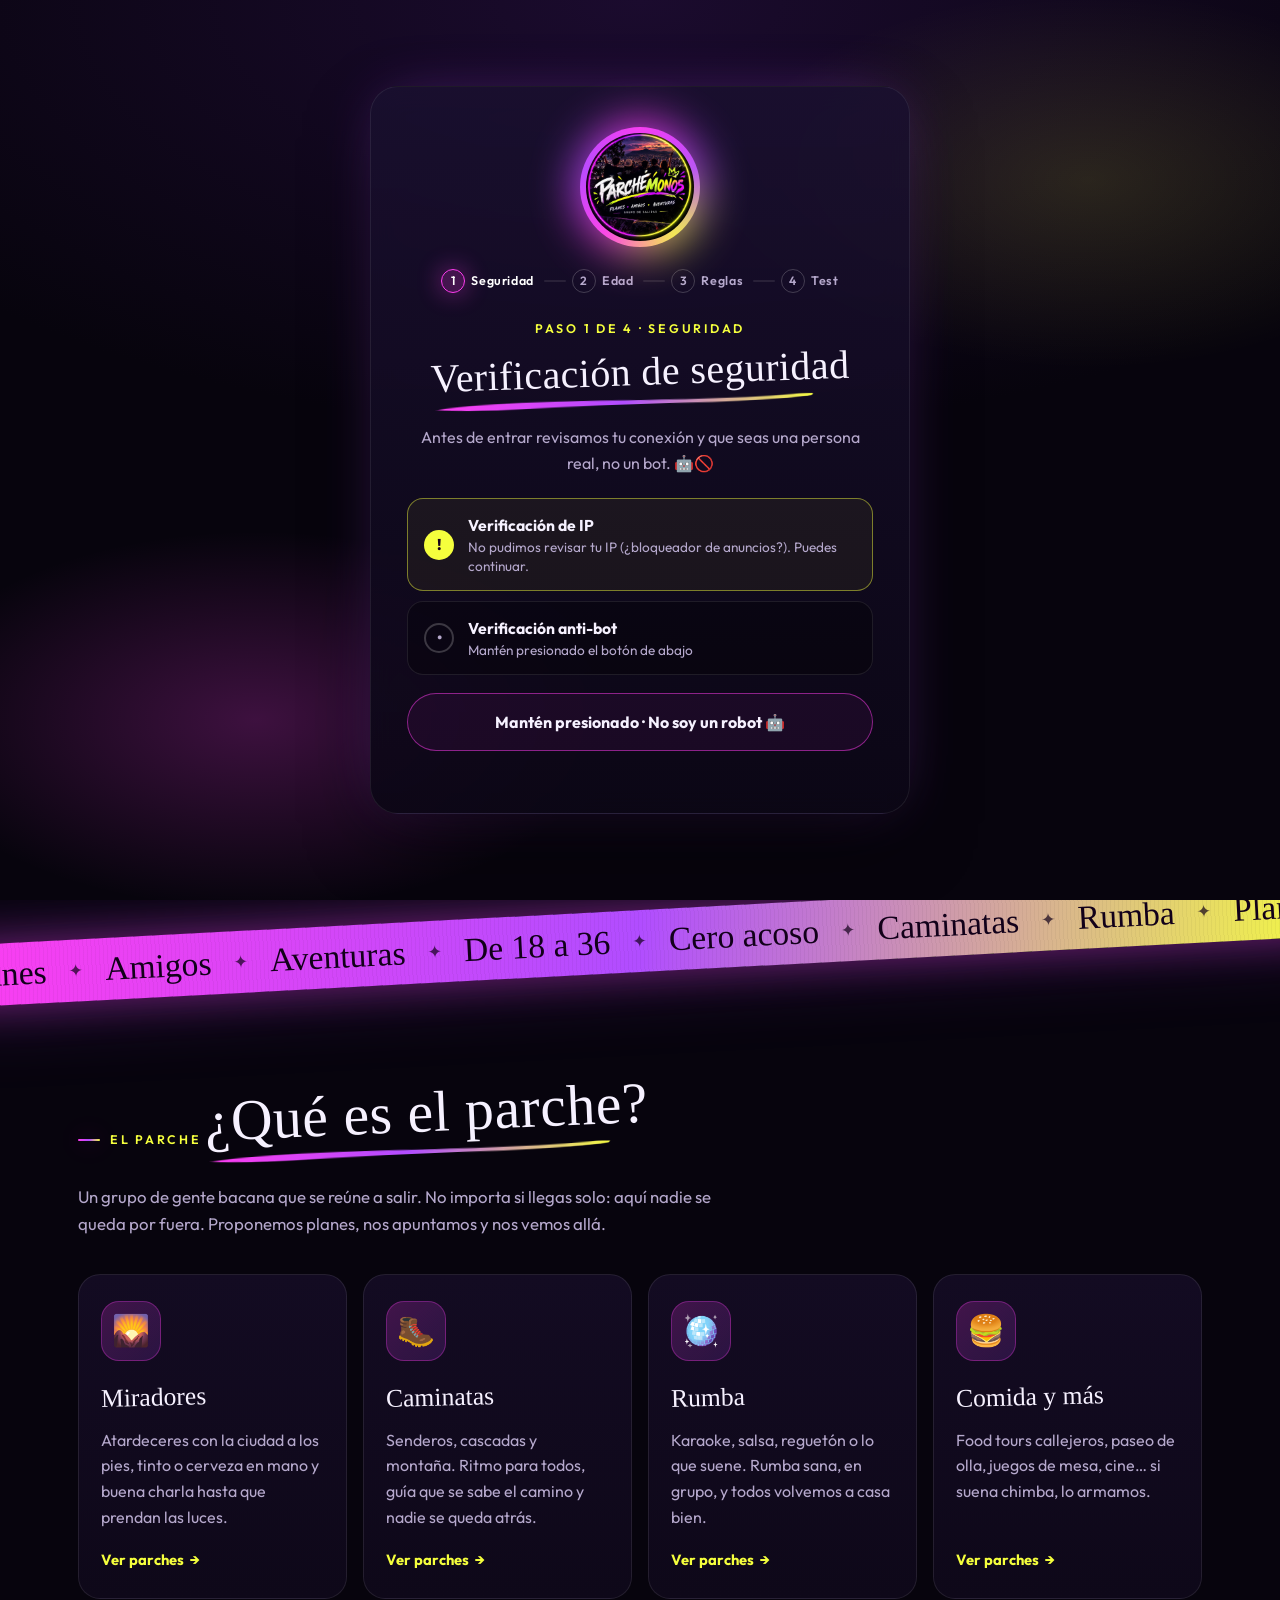
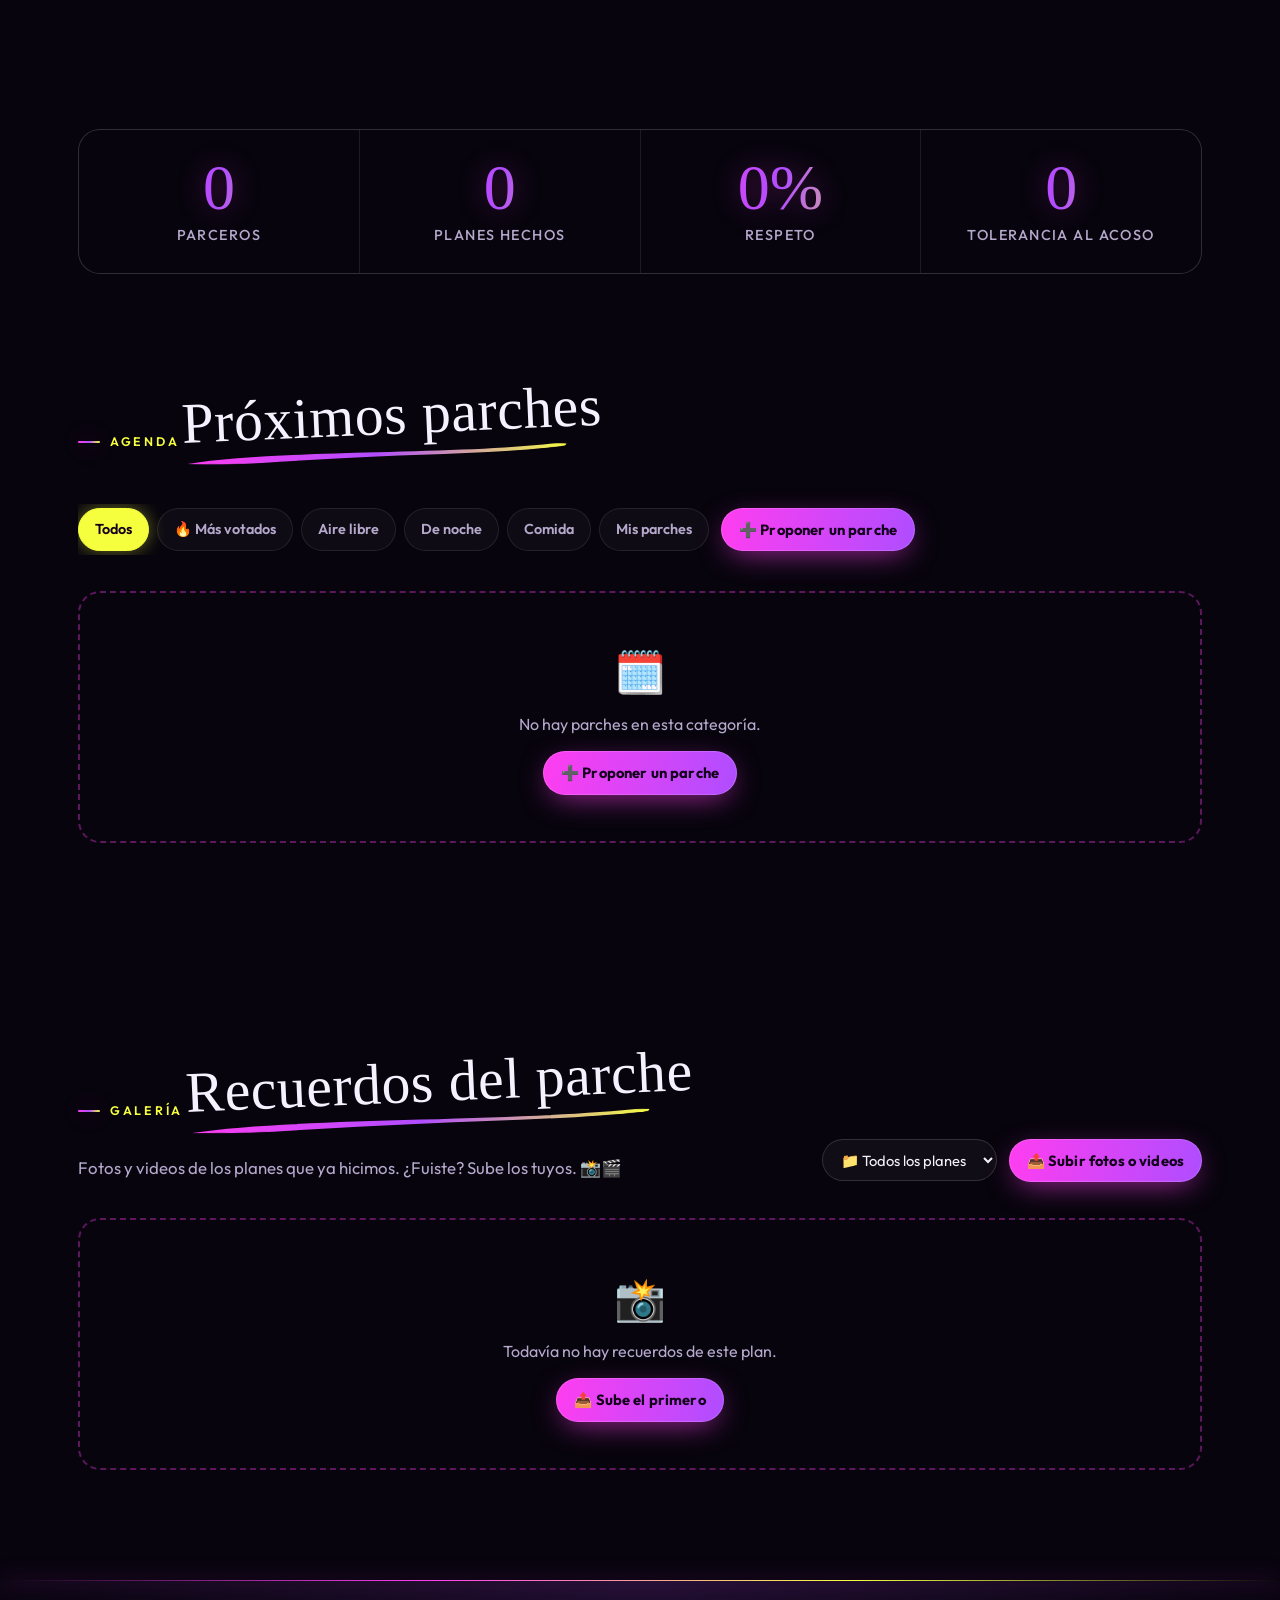
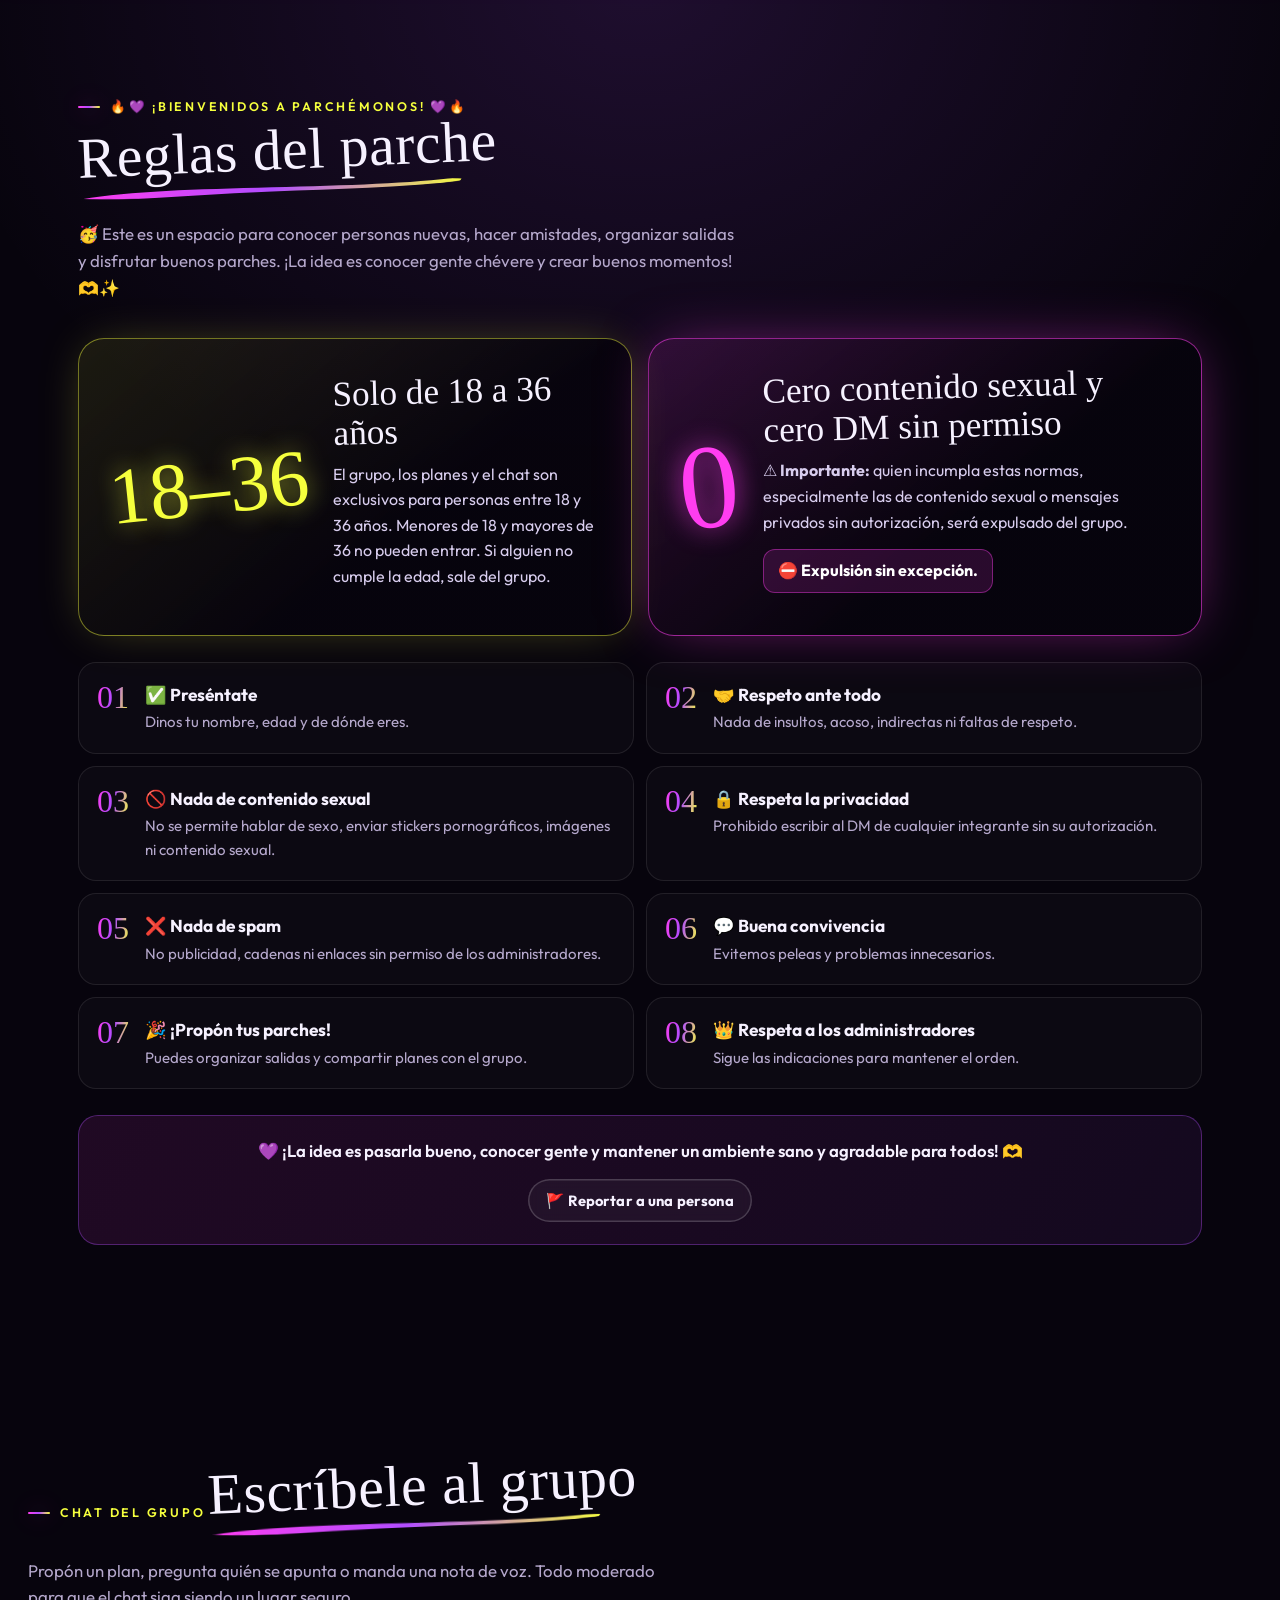
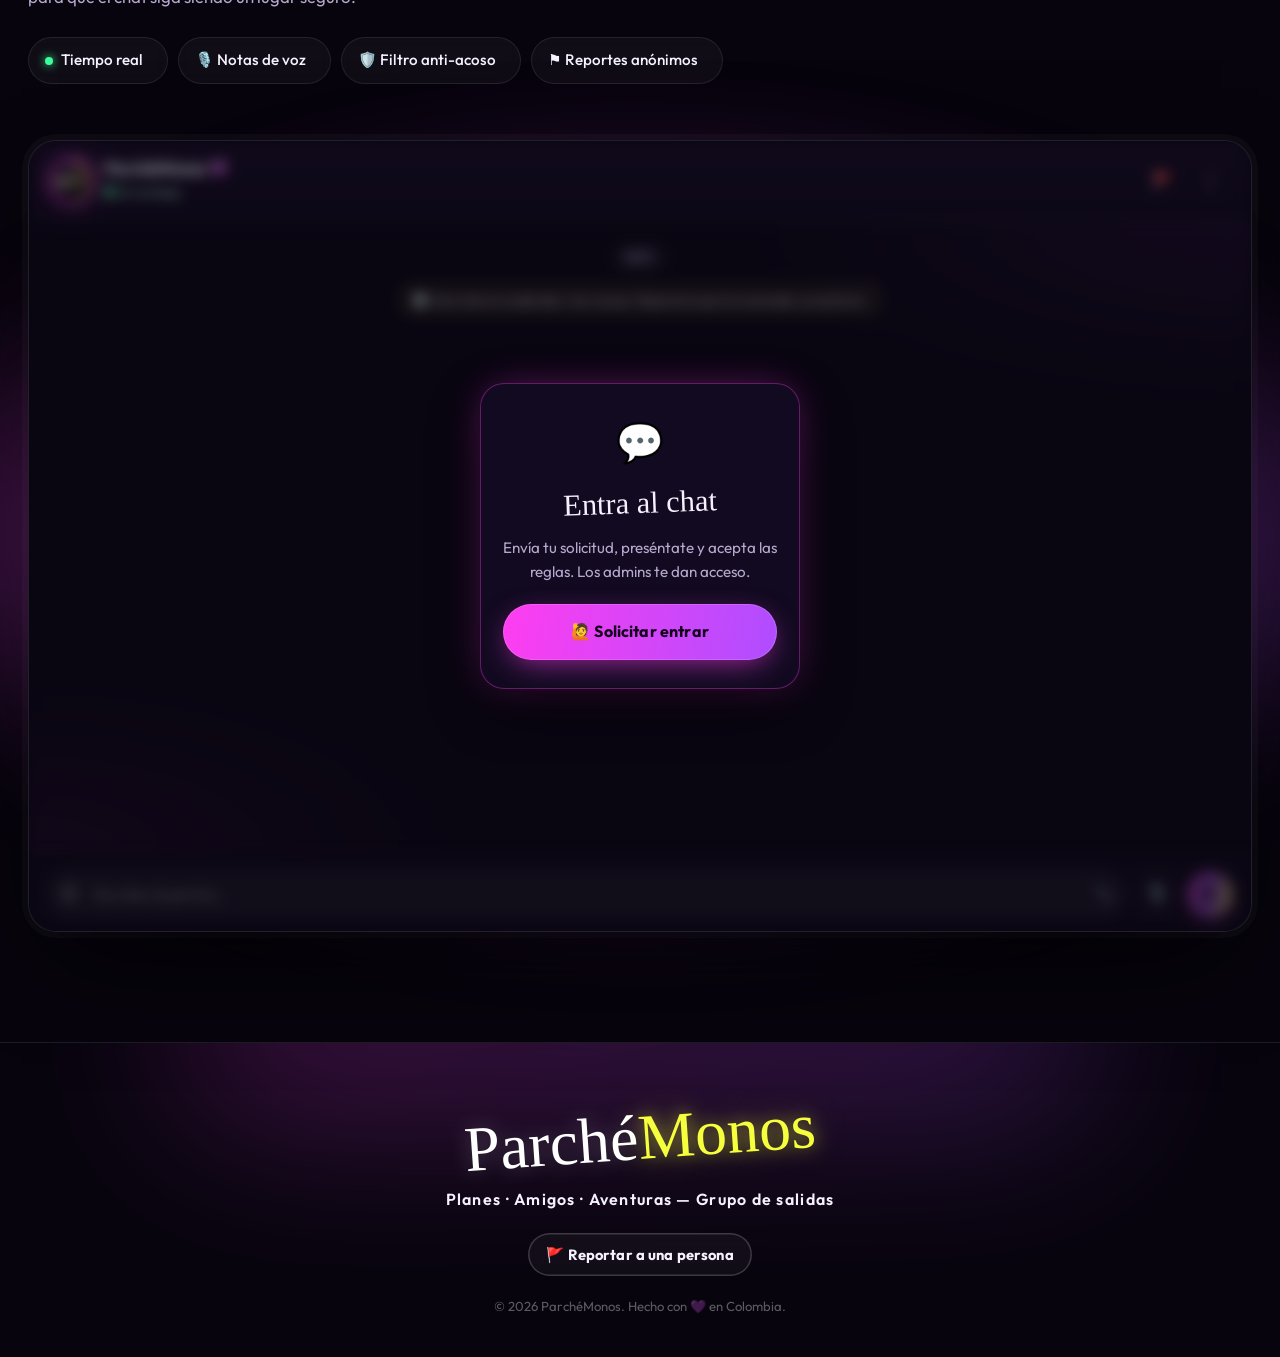
<file: index.html>
﻿<!doctype html>
<html lang="es-CO">
<head>
  <meta charset="utf-8" />
  <meta name="viewport" content="width=device-width, initial-scale=1, viewport-fit=cover" />
  <title>ParchéMonos · Planes, Amigos, Aventuras</title>
  <meta name="description" content="ParchéMonos: el parche para salir, conocer gente nueva y hacer amigos de verdad en Colombia. De 18 a 36 años, cero acoso." />
  <meta name="theme-color" content="#07040d" />
  <link rel="icon" href="assets/logo.jpg" id="favicon" />
  <link rel="preconnect" href="https://fonts.googleapis.com" />
  <link rel="preconnect" href="https://fonts.gstatic.com" crossorigin />
  <link href="https://fonts.googleapis.com/css2?family=Outfit:wght@300;400;500;600;700;800&family=Permanent+Marker&display=swap" rel="stylesheet" />
  <link rel="stylesheet" href="styles.css" />
</head>
<body class="is-locked">

  <!-- SVG defs reutilizables -->
  <svg width="0" height="0" style="position:absolute" aria-hidden="true">
    <defs>
      <linearGradient id="gradBrush" x1="0" x2="1" y1="0" y2="0">
        <stop offset="0" stop-color="#ff3df0" />
        <stop offset=".55" stop-color="#b14dff" />
        <stop offset="1" stop-color="#f5ff3d" />
      </linearGradient>
    </defs>
  </svg>

  <!-- 1. Ventana +18 -->
  <div class="gate" id="gate" role="dialog" aria-modal="true" aria-labelledby="gateTitle">
    <div class="gate__glow" aria-hidden="true"></div>
    <div class="gate__card">
      <div class="ring ring--sm" data-slot="logo">
        <img src="assets/logo.jpg" data-logo alt="Logo ParchéMonos" width="140" height="140" />
      </div>
      <ol class="steps" id="gateSteps" aria-label="Pasos para entrar">
        <li class="is-active"><span>1</span>Seguridad</li>
        <li><span>2</span>Edad</li>
        <li><span>3</span>Reglas</li>
        <li><span>4</span>Test</li>
      </ol>

      <!-- Paso 1: seguridad (IP + anti-bot) -->
      <div class="gate__step" id="gateSec">
        <p class="eyebrow">Paso 1 de 4 · Seguridad</p>
        <h1 class="gate__title brush-title" id="gateTitle" data-text="gate.sec.t">Verificación de seguridad</h1>
        <p class="gate__text" data-text="gate.sec.d">Antes de entrar revisamos tu conexión y que seas una persona real, no un bot. 🤖🚫</p>
        <ul class="sec-checks">
          <li id="chkIp" data-state="loading">
            <span class="sec-checks__icon" aria-hidden="true"></span>
            <div><b>Verificación de IP</b><small id="ipInfo">Revisando tu conexión…</small></div>
          </li>
          <li id="chkBot" data-state="idle">
            <span class="sec-checks__icon" aria-hidden="true"></span>
            <div><b>Verificación anti-bot</b><small id="botInfo">Mantén presionado el botón de abajo</small></div>
          </li>
        </ul>
        <!-- trampa para bots: las personas no ven este campo -->
        <input type="text" id="hpField" name="website" class="hp" tabindex="-1" autocomplete="off" aria-hidden="true" />
        <div class="turnstile" id="turnstileBox" hidden></div>
        <button type="button" class="hold" id="holdBtn">
          <span class="hold__fill" aria-hidden="true"></span>
          <span class="hold__label" id="holdLabel">Mantén presionado · No soy un robot 🤖</span>
        </button>
        <p class="field__error" id="secError" role="alert"></p>
      </div>

      <!-- Paso 2: verificación de edad -->
      <div class="gate__step" id="gateAsk" hidden>
        <p class="eyebrow">Paso 2 de 4 · Edad</p>
        <h2 class="gate__title brush-title" data-text="gate.age.t">¿Tienes entre 18 y 36?</h2>
        <p class="gate__text" data-text="gate.age.d">ParchéMonos es para personas de 18 a 36 años. Pon tu fecha de nacimiento y calculamos tu edad.</p>
        <form class="gate__form" id="gateForm" novalidate>
          <label class="field">
            <span class="field__label">Fecha de nacimiento</span>
            <input type="date" id="birthdate" required />
          </label>
          <label class="field">
            <span class="field__label">Tu edad</span>
            <input type="text" id="ageInput" placeholder="Se calcula sola ✨" readonly tabindex="-1" aria-live="polite" />
          </label>
          <p class="field__error" id="gateError" role="alert"></p>
          <button type="submit" class="btn btn--grad btn--block">Verificar mi edad</button>
        </form>      </div>

      <!-- Paso 2: leer las reglas -->
      <div class="gate__step" id="gateRules" hidden>
        <p class="eyebrow">Paso 3 de 4 · Reglas</p>
        <h2 class="gate__title brush-title">Lee las reglas</h2>
        <p class="gate__text">Léelas completas, parcero: ahorita te hacemos 10 preguntas sobre ellas.</p>
        <div class="gate-rules" id="gateRulesBox" tabindex="0" aria-label="Reglas del parche">
          <p class="gate-rules__intro"><strong data-text="rules.eyebrow">🔥💜 ¡Bienvenidos a ParchéMonos! 💜🔥</strong><br /><span data-text="rules.lead">🥳 Este es un espacio para conocer personas nuevas, hacer amistades, organizar salidas y disfrutar buenos parches. ¡La idea es conocer gente chévere y crear buenos momentos! 🫶✨</span></p>
          <div class="gate-rules__big gate-rules__big--age">
            <b data-text="rules.age.n">18–36</b>
            <p><strong data-text="rules.age.t">Solo de 18 a 36 años</strong>. <span data-text="rules.age.d">El grupo, los planes y el chat son exclusivos para personas entre 18 y 36 años. Menores de 18 y mayores de 36 no pueden entrar. Si alguien no cumple la edad, sale del grupo.</span></p>
          </div>
          <p class="gate-rules__title">📌 Reglas del grupo 📌</p>
          <ol class="gate-rules__list">
            <li><span>01</span><p><strong data-text="rule1.t">✅ Preséntate</strong>: <span data-text="rule1.d">Dinos tu nombre, edad y de dónde eres.</span></p></li>
            <li><span>02</span><p><strong data-text="rule2.t">🤝 Respeto ante todo</strong>: <span data-text="rule2.d">Nada de insultos, acoso, indirectas ni faltas de respeto.</span></p></li>
            <li><span>03</span><p><strong data-text="rule3.t">🚫 Nada de contenido sexual</strong>: <span data-text="rule3.d">No se permite hablar de sexo, enviar stickers pornográficos, imágenes ni contenido sexual.</span></p></li>
            <li><span>04</span><p><strong data-text="rule4.t">🔒 Respeta la privacidad</strong>: <span data-text="rule4.d">Prohibido escribir al DM de cualquier integrante sin su autorización.</span></p></li>
            <li><span>05</span><p><strong data-text="rule5.t">❌ Nada de spam</strong>: <span data-text="rule5.d">No publicidad, cadenas ni enlaces sin permiso de los administradores.</span></p></li>
            <li><span>06</span><p><strong data-text="rule6.t">💬 Buena convivencia</strong>: <span data-text="rule6.d">Evitemos peleas y problemas innecesarios.</span></p></li>
            <li><span>07</span><p><strong data-text="rule7.t">🎉 ¡Propón tus parches!</strong>: <span data-text="rule7.d">Puedes organizar salidas y compartir planes con el grupo.</span></p></li>
            <li><span>08</span><p><strong data-text="rule8.t">👑 Respeta a los administradores</strong>: <span data-text="rule8.d">Sigue las indicaciones para mantener el orden.</span></p></li>
          </ol>
          <div class="gate-rules__big gate-rules__big--zero">
            <b>⚠️</b>
            <p><span data-text="rules.zero.d">⚠️ <strong>Importante:</strong> quien incumpla estas normas, especialmente las de contenido sexual o mensajes privados sin autorización, será expulsado del grupo.</span> <em data-text="rules.zero.k">⛔ Expulsión sin excepción.</em></p>
          </div>
          <p class="gate-rules__end"><span data-text="rules.outro">💜 ¡La idea es pasarla bueno, conocer gente y mantener un ambiente sano y agradable para todos! 🫶</span><br />✅ Llegaste al final. ¡Gracias por leer!</p>
        </div>
        <p class="gate__hint" id="rulesHint">↓ Baja hasta el final para continuar</p>
        <button type="button" class="btn btn--grad btn--block" id="rulesDone" disabled>Ya las leí, vamos al test</button>
      </div>

      <!-- Paso 3: test de 10 preguntas -->
      <div class="gate__step" id="gateQuiz" hidden>
        <p class="eyebrow">Paso 4 de 4 · <span id="qCount">Pregunta 1 de 10</span></p>
        <div class="quiz__bar" aria-hidden="true"><span id="qBar"></span></div>
        <span class="quiz__type" id="qType"></span>
        <h2 class="quiz__q" id="qText"></h2>
        <div class="quiz__opts" id="qOpts" role="radiogroup" aria-labelledby="qText"></div>
        <div class="quiz__nav">
          <button type="button" class="btn btn--ghost" id="qPrev">Atrás</button>
          <button type="button" class="btn btn--grad" id="qNext" disabled>Siguiente</button>
        </div>
      </div>

      <!-- Resultado del test -->
      <div class="gate__step" id="gateResult" hidden>
        <div class="gate__emoji" id="resEmoji" aria-hidden="true">🎉</div>
        <h2 class="gate__title brush-title" id="resTitle"></h2>
        <p class="gate__text" id="resText"></p>
        <ul class="quiz__review" id="resList"></ul>
        <div class="quiz__nav quiz__nav--stack" id="resActions"></div>
      </div>

      <!-- Bloqueo por edad (menores de 18 o mayores de 36) -->
      <div class="gate__step gate__step--no" id="gateNo" hidden>
        <div class="gate__emoji" aria-hidden="true">🔒</div>
        <h2 class="gate__title brush-title" id="blockTitle">Todavía no, parcero</h2>
        <p class="gate__text" id="blockText">Este parche es para personas de 18 a 36 años. Cuando cumplas 18, aquí te esperamos con los brazos abiertos. Mientras tanto, cuídate mucho y sal con tu gente de confianza. 🫶</p>
        <p class="gate__blocked" id="blockTag">🚫 Acceso bloqueado en este navegador</p>
        <button type="button" class="btn btn--ghost btn--block" id="blockRetry" hidden>🔄 Intentar de nuevo</button>
      </div>
    </div>
  </div>

  <!-- 2. Menú fijo -->
  <header class="nav" id="nav">
    <div class="nav__inner">
      <a href="#inicio" class="nav__brand" aria-label="ParchéMonos, ir al inicio" data-slot="logo">
        <img src="assets/logo.jpg" data-logo alt="" width="36" height="36" />
        <span><b data-text="brand.1">Parché</b><i data-text="brand.2">Monos</i></span>
      </a>
      <nav class="nav__links" id="navLinks" aria-label="Principal">
        <a href="#parche">El parche</a>
        <a href="#planes">Planes</a>
        <a href="#recuerdos">Recuerdos</a>
        <a href="#reglas">Reglas</a>
        <a href="#chat">Chat</a>
        <a href="#chat" id="navMyAcc" data-myacc hidden>👤 Mi cuenta</a>
        <a href="#chat" class="btn btn--grad btn--sm nav__cta-mobile" data-join>Únete</a>
      </nav>
      <a href="#chat" class="btn btn--grad btn--sm nav__cta" data-join>Únete</a>
      <button class="nav__burger" id="burger" aria-label="Abrir menú" aria-expanded="false" aria-controls="navLinks">
        <span></span><span></span><span></span>
      </button>
    </div>
  </header>

  <main id="inicio">
    <!-- 3. Hero -->
    <section class="hero">
      <div class="hero__bg" aria-hidden="true">
        <span class="blob blob--pink"></span>
        <span class="blob blob--violet"></span>
        <span class="blob blob--lime"></span>
        <div class="hero__grid"></div>
      </div>
      <div class="container hero__inner">
        <div class="hero__copy">
          <p class="eyebrow reveal" data-text="hero.eyebrow">Grupo de salidas · Colombia</p>
          <h1 class="hero__title reveal">
            <span class="t-white" data-text="brand.1">Parché</span><span class="t-lime" data-text="brand.2">Monos</span>
            <svg class="brush-line" viewBox="0 0 600 40" preserveAspectRatio="none" aria-hidden="true">
              <path d="M6 28 C 120 10, 260 6, 380 14 S 560 22, 594 8" />
            </svg>
          </h1>
          <p class="hero__sub reveal" data-text="hero.sub" data-bullets>Planes <i>•</i> Amigos <i>•</i> Aventuras</p>
          <p class="hero__text reveal" data-text="hero.text">El parche para salir, conocer gente nueva y hacer amigos de verdad. <strong>Llega solo, sal con parche.</strong></p>
          <div class="hero__ctas reveal">
            <a href="#chat" class="btn btn--grad" data-join data-text="hero.cta1">Unirme al parche</a>
            <a href="#planes" class="btn btn--ghost" data-text="hero.cta2">Ver próximos planes</a>
          </div>
          <ul class="badges badges--link reveal" aria-label="Lo básico">
            <li><button type="button" data-badge="age" data-text="hero.badge1">🔞 De 18 a 36 años</button></li>
            <li><button type="button" data-badge="zero" data-text="hero.badge2">🚫 Cero acoso</button></li>
            <li><button type="button" data-badge="audio" data-text="hero.badge3">🎙️ Chat con audios</button></li>
          </ul>
        </div>
        <div class="hero__art reveal">
          <div class="ring ring--lg float" data-slot="hero">
            <img src="assets/logo.jpg" alt="Logo de ParchéMonos: parceros mirando la ciudad de noche desde un mirador" width="520" height="520" />
          </div>
          <span class="sticker sticker--a" data-text="hero.sticker1">¿Pa' dónde vamos? 🗺️</span>
          <span class="sticker sticker--b" data-text="hero.sticker2">{parceros} parceros 💜</span>
        </div>
      </div>
    </section>

    <!-- 4. Marquee -->
    <div class="marquee" aria-hidden="true">
      <div class="marquee__track" data-marquee>
        <span>Planes</span><b>✦</b><span>Amigos</span><b>✦</b><span>Aventuras</span><b>✦</b><span>De 18 a 36</span><b>✦</b><span>Cero acoso</span><b>✦</b><span>Caminatas</span><b>✦</b><span>Rumba</span><b>✦</b>
        <span>Planes</span><b>✦</b><span>Amigos</span><b>✦</b><span>Aventuras</span><b>✦</b><span>De 18 a 36</span><b>✦</b><span>Cero acoso</span><b>✦</b><span>Caminatas</span><b>✦</b><span>Rumba</span><b>✦</b>
      </div>
    </div>

    <!-- 5. ¿Qué es el parche? -->
    <section class="section" id="parche">
      <div class="container">
        <header class="section__head reveal">
          <p class="eyebrow" data-text="parche.eyebrow">El parche</p>
          <h2 class="brush-title" data-text="parche.title">¿Qué es el parche?</h2>
          <p class="section__lead" data-text="parche.lead">Un grupo de gente bacana que se reúne a salir. No importa si llegas solo: aquí nadie se queda por fuera. Proponemos planes, nos apuntamos y nos vemos allá.</p>
        </header>
        <div class="cards">
          <a href="#planes" class="card card--link reveal" data-cats="Mirador" data-label="Miradores 🌄">
            <span class="card__icon" data-slot="card-miradores">🌄</span>
            <h3 data-text="card1.t">Miradores</h3>
            <p data-text="card1.d">Atardeceres con la ciudad a los pies, tinto o cerveza en mano y buena charla hasta que prendan las luces.</p>
            <span class="card__more">Ver parches <i>→</i></span>
          </a>
          <a href="#planes" class="card card--link reveal" data-cats="Caminata,Paseo" data-label="Caminatas 🥾">
            <span class="card__icon" data-slot="card-caminatas">🥾</span>
            <h3 data-text="card2.t">Caminatas</h3>
            <p data-text="card2.d">Senderos, cascadas y montaña. Ritmo para todos, guía que se sabe el camino y nadie se queda atrás.</p>
            <span class="card__more">Ver parches <i>→</i></span>
          </a>
          <a href="#planes" class="card card--link reveal" data-cats="Rumba,Karaoke" data-label="Rumba 🪩">
            <span class="card__icon" data-slot="card-rumba">🪩</span>
            <h3 data-text="card3.t">Rumba</h3>
            <p data-text="card3.d">Karaoke, salsa, reguetón o lo que suene. Rumba sana, en grupo, y todos volvemos a casa bien.</p>
            <span class="card__more">Ver parches <i>→</i></span>
          </a>
          <a href="#planes" class="card card--link reveal" data-cats="Comida,Chill,Cultura,Deporte,Otro" data-label="Comida y más 🍔">
            <span class="card__icon" data-slot="card-comida">🍔</span>
            <h3 data-text="card4.t">Comida y más</h3>
            <p data-text="card4.d">Food tours callejeros, paseo de olla, juegos de mesa, cine… si suena chimba, lo armamos.</p>
            <span class="card__more">Ver parches <i>→</i></span>
          </a>
        </div>
      </div>
    </section>

    <!-- 6. Cifras -->
    <section class="stats">
      <!-- Las cifras se calculan solas (script.js → updateStats) -->
      <div class="container">
        <div class="stats__grid">
          <div class="stat reveal"><strong><span data-count="0" data-stat="parceros">0</span></strong><span data-text="stat1.l">Parceros</span></div>
          <div class="stat reveal"><strong><span data-count="0" data-stat="planes">0</span></strong><span data-text="stat2.l">Planes hechos</span></div>
          <div class="stat reveal"><strong><span data-count="0" data-suffix="%" data-stat="respeto">0</span></strong><span data-text="stat3.l">Respeto</span></div>
          <div class="stat reveal"><strong><span data-count="0" data-stat="acoso">0</span></strong><span data-text="stat4.l">Tolerancia al acoso</span></div>
        </div>
      </div>
    </section>

    <!-- 7. Próximos parches -->
    <section class="section" id="planes">
      <div class="container">
        <header class="section__head section__head--row reveal">
          <div>
            <p class="eyebrow" data-text="planes.eyebrow">Agenda</p>
            <h2 class="brush-title" data-text="planes.title">Próximos parches</h2>
          </div>
          <div class="plans-tools">
            <div class="filters" role="tablist" aria-label="Filtrar planes" id="planFilters">
              <button class="chip is-active" data-filter="all" role="tab" aria-selected="true">Todos</button>
              <button class="chip" data-filter="top" role="tab" aria-selected="false">🔥 Más votados</button>
              <button class="chip" data-filter="aire" role="tab" aria-selected="false">Aire libre</button>
              <button class="chip" data-filter="noche" role="tab" aria-selected="false">De noche</button>
              <button class="chip" data-filter="comida" role="tab" aria-selected="false">Comida</button>
              <button class="chip" data-filter="mine" role="tab" aria-selected="false">Mis parches</button>
            </div>
            <button type="button" class="btn btn--grad btn--sm" id="newPlanBtn">➕ Proponer un parche</button>
          </div>
        </header>
        <div class="events" id="events"><!-- render JS --></div>
      </div>
    </section>

    <!-- 7b. Recuerdos: fotos y videos de los planes -->
    <section class="section memories" id="recuerdos">
      <div class="container">
        <header class="section__head section__head--row reveal">
          <div>
            <p class="eyebrow" data-text="mem.eyebrow">Galería</p>
            <h2 class="brush-title" data-text="mem.title">Recuerdos del parche</h2>
            <p class="section__lead" data-text="mem.lead">Fotos y videos de los planes que ya hicimos. ¿Fuiste? Sube los tuyos. 📸🎬</p>
          </div>
          <div class="plans-tools">
            <select class="mem-filter" id="memFilter" aria-label="Filtrar por plan"></select>
            <button type="button" class="btn btn--grad btn--sm" id="memUploadBtn">📤 Subir fotos o videos</button>
          </div>
        </header>
        <div class="mem-grid" id="memGrid"></div>
      </div>
    </section>

    <!-- 8. Reglas -->
    <section class="section rules" id="reglas">
      <div class="container">
        <header class="section__head reveal">
          <p class="eyebrow" data-text="rules.eyebrow">🔥💜 ¡Bienvenidos a ParchéMonos! 💜🔥</p>
          <h2 class="brush-title" data-text="rules.title">Reglas del parche</h2>
          <p class="section__lead" data-text="rules.lead">🥳 Este es un espacio para conocer personas nuevas, hacer amistades, organizar salidas y disfrutar buenos parches. ¡La idea es conocer gente chévere y crear buenos momentos! 🫶✨</p>
        </header>

        <div class="rules__big">
          <article class="rule-big rule-big--age reveal">
            <span class="rule-big__num rule-big__num--range" data-text="rules.age.n">18–36</span>
            <div>
              <h3 data-text="rules.age.t">Solo de 18 a 36 años</h3>
              <p data-text="rules.age.d">El grupo, los planes y el chat son exclusivos para personas entre 18 y 36 años. Menores de 18 y mayores de 36 no pueden entrar. Si alguien no cumple la edad, sale del grupo.</p>
            </div>
          </article>
          <article class="rule-big rule-big--zero reveal">
            <span class="rule-big__num" data-text="rules.zero.n">0</span>
            <div>
              <h3 data-text="rules.zero.t">Cero contenido sexual y cero DM sin permiso</h3>
              <p data-text="rules.zero.d">⚠️ <strong>Importante:</strong> quien incumpla estas normas, especialmente las de contenido sexual o mensajes privados sin autorización, será expulsado del grupo.</p>
              <p class="rule-big__kick" data-text="rules.zero.k">⛔ Expulsión sin excepción.</p>
            </div>
          </article>
        </div>

        <ol class="rules__list">
          <li class="reveal"><span>01</span><div><h4 data-text="rule1.t">✅ Preséntate</h4><p data-text="rule1.d">Dinos tu nombre, edad y de dónde eres.</p></div></li>
          <li class="reveal"><span>02</span><div><h4 data-text="rule2.t">🤝 Respeto ante todo</h4><p data-text="rule2.d">Nada de insultos, acoso, indirectas ni faltas de respeto.</p></div></li>
          <li class="reveal"><span>03</span><div><h4 data-text="rule3.t">🚫 Nada de contenido sexual</h4><p data-text="rule3.d">No se permite hablar de sexo, enviar stickers pornográficos, imágenes ni contenido sexual.</p></div></li>
          <li class="reveal"><span>04</span><div><h4 data-text="rule4.t">🔒 Respeta la privacidad</h4><p data-text="rule4.d">Prohibido escribir al DM de cualquier integrante sin su autorización.</p></div></li>
          <li class="reveal"><span>05</span><div><h4 data-text="rule5.t">❌ Nada de spam</h4><p data-text="rule5.d">No publicidad, cadenas ni enlaces sin permiso de los administradores.</p></div></li>
          <li class="reveal"><span>06</span><div><h4 data-text="rule6.t">💬 Buena convivencia</h4><p data-text="rule6.d">Evitemos peleas y problemas innecesarios.</p></div></li>
          <li class="reveal"><span>07</span><div><h4 data-text="rule7.t">🎉 ¡Propón tus parches!</h4><p data-text="rule7.d">Puedes organizar salidas y compartir planes con el grupo.</p></div></li>
          <li class="reveal"><span>08</span><div><h4 data-text="rule8.t">👑 Respeta a los administradores</h4><p data-text="rule8.d">Sigue las indicaciones para mantener el orden.</p></div></li>
        </ol>

        <div class="rules__outro reveal">
          <p data-text="rules.outro">💜 ¡La idea es pasarla bueno, conocer gente y mantener un ambiente sano y agradable para todos! 🫶</p>
          <button type="button" class="btn btn--ghost btn--sm" data-report>🚩 Reportar a una persona</button>
        </div>
      </div>
    </section>

    <!-- 9. Chat -->
    <section class="section chat-sec" id="chat">
      <div class="container chat-sec__inner">
        <div class="chat-sec__copy reveal">
          <p class="eyebrow" data-text="chat.eyebrow">Chat del grupo</p>
          <h2 class="brush-title" data-text="chat.title">Escríbele al grupo</h2>
          <p class="section__lead" data-text="chat.lead">Propón un plan, pregunta quién se apunta o manda una nota de voz. Todo moderado para que el chat siga siendo un lugar seguro.</p>
          <ul class="badges badges--stack badges--link">
            <li><button type="button" data-badge="live"><i class="dot dot--live"></i> Tiempo real</button></li>
            <li><button type="button" data-badge="audio">🎙️ Notas de voz</button></li>
            <li><button type="button" data-badge="filter">🛡️ Filtro anti-acoso</button></li>
            <li><button type="button" data-badge="report">⚑ Reportes anónimos</button></li>
          </ul>
        </div>

        <div class="chat-wrap reveal">
          <div class="chat is-blurred" id="chatApp">
            <div class="chat__head">
              <img src="assets/logo.jpg" data-logo alt="" width="42" height="42" />
              <div>
                <strong>ParchéMonos 💜</strong>
                <small><i class="dot dot--live"></i> <span id="online">12</span> en línea</small>
              </div>
              <button class="chat__menu chat__menu--report" aria-label="Reportar a una persona" title="Reportar a una persona" data-report>🚩</button>
              <button class="chat__menu" id="myAccBtn" aria-label="Mi cuenta" title="Mi cuenta" data-myacc hidden>👤</button>
              <button class="chat__menu" aria-label="Reglas del chat" title="Reglas" data-goto="#reglas">⋮</button>
            </div>

            <!-- Mensajes fijados -->
            <div class="chat__pinned" id="pinnedBar" hidden>
              <button type="button" class="pinned__main" id="pinnedGo" aria-label="Ir al mensaje fijado">
                <span class="pinned__icon" aria-hidden="true">📌</span>
                <span class="pinned__txt"><small id="pinnedLabel">Mensaje fijado</small><b id="pinnedText"></b></span>
              </button>
              <button type="button" class="pinned__x" id="pinnedX" aria-label="Desfijar este mensaje" title="Desfijar">✕</button>
            </div>

            <div class="chat__body" id="chatBody" aria-live="polite">
              <div class="chat__day">Hoy</div>
            </div>

            <div class="chat__bar" id="chatBar">
              <!-- Panel de stickers / GIFs / fotos y videos -->
              <div class="media-panel" id="mediaPanel" hidden>
                <div class="media-panel__tabs" role="tablist" aria-label="Tipo de contenido">
                  <button type="button" role="tab" data-tab="stickers" aria-selected="true">✨ Stickers</button>
                  <button type="button" role="tab" data-tab="gifs" aria-selected="false">GIF</button>
                  <button type="button" role="tab" data-tab="files" aria-selected="false">🖼️ Fotos</button>
                  <button type="button" role="tab" data-tab="poll" aria-selected="false">📊 Encuesta</button>
                </div>
                <div class="media-panel__pane" data-pane="stickers">
                  <input type="file" id="stkFile" accept="image/png,image/webp,image/gif,image/jpeg" multiple hidden />
                  <div class="sticker-grid" id="stickerGrid"></div>
                </div>
                <div class="media-panel__pane" data-pane="gifs" hidden>
                  <form class="gif-search" id="gifSearch" role="search">
                    <input type="search" id="gifQuery" placeholder="Buscar GIFs… rumba, risa, fiesta" aria-label="Buscar GIFs" />
                  </form>
                  <div class="gif-grid" id="gifGrid"></div>
                  <p class="media-panel__note" id="gifNote"></p>
                </div>
                <div class="media-panel__pane" data-pane="poll" hidden>
                  <form class="cpoll-form" id="cpollForm" novalidate>
                    <input type="text" id="cpollQ" maxlength="90" placeholder="Pregunta: ¿Pa' dónde vamos el finde?" aria-label="Pregunta de la encuesta" />
                    <div class="cpoll-form__opts" id="cpollOpts"></div>
                    <div class="cpoll-form__row">
                      <button type="button" class="btn btn--ghost btn--sm" id="cpollAdd">➕ Opción</button>
                      <button type="submit" class="btn btn--grad btn--sm">📊 Enviar encuesta</button>
                    </div>
                  </form>
                </div>
                <div class="media-panel__pane" data-pane="files" hidden>
                  <div class="file-picks">
                    <button type="button" data-pick="image/*"><span>🖼️</span>Foto</button>
                    <button type="button" data-pick="video/*"><span>🎬</span>Video</button>
                    <button type="button" data-pick="image/gif"><span>🌀</span>GIF de tu cel</button>
                  </div>
                  <p class="media-panel__note">Fotos hasta 10 MB · videos hasta 30 MB.<br />📵 Nada de fotos o videos de otras personas sin su permiso.</p>
                </div>
              </div>

              <!-- Vista previa antes de enviar foto/video -->
              <div class="chat__preview" id="filePreview" hidden>
                <div class="chat__preview-media" id="previewMedia"></div>
                <input type="text" id="previewCaption" placeholder="Añade un mensaje…" maxlength="200" aria-label="Mensaje para la foto o video" />
                <button type="button" class="icon-btn icon-btn--x" id="previewCancel" aria-label="Cancelar">✕</button>
                <button type="button" class="icon-btn icon-btn--grad" id="previewSend" aria-label="Enviar">
                  <svg viewBox="0 0 24 24" width="20" height="20" aria-hidden="true"><path fill="currentColor" d="M3.4 20.4 21 12 3.4 3.6 3.3 10l12.6 2-12.6 2z"/></svg>
                </button>
              </div>

              <p class="chat__trial" id="trialBar" hidden></p>
              <div class="mention-box" id="mentionBox" role="listbox" aria-label="Mencionar a" hidden></div>
              <form class="chat__compose" id="composeForm" autocomplete="off">
                <div class="chat__field">
                  <button type="button" class="field-btn" id="mediaBtn" aria-label="Stickers, GIFs, fotos y videos" aria-expanded="false" aria-controls="mediaPanel" disabled>😊</button>
                  <input type="text" id="msgInput" placeholder="Escribe al parche…" maxlength="400" aria-label="Mensaje" disabled />
                  <button type="button" class="field-btn" id="attachBtn" aria-label="Enviar foto o video" disabled>📎</button>
                </div>
                <input type="file" id="fileInput" accept="image/*,video/*" hidden />
                <button type="button" class="icon-btn" id="micBtn" aria-label="Grabar nota de voz" disabled>🎙️</button>
                <button type="submit" class="icon-btn icon-btn--grad" aria-label="Enviar" disabled>
                  <svg viewBox="0 0 24 24" width="20" height="20" aria-hidden="true"><path fill="currentColor" d="M3.4 20.4 21 12 3.4 3.6 3.3 10l12.6 2-12.6 2z"/></svg>
                </button>
              </form>
              <div class="chat__rec" id="recBar" hidden>
                <button type="button" class="icon-btn icon-btn--x" id="recCancel" aria-label="Cancelar grabación">✕</button>
                <span class="rec__dot" aria-hidden="true"></span>
                <span class="rec__time" id="recTime">0:00</span>
                <span class="wave wave--live" aria-hidden="true"><i></i><i></i><i></i><i></i><i></i><i></i><i></i><i></i><i></i><i></i><i></i><i></i><i></i><i></i></span>
                <button type="button" class="icon-btn icon-btn--grad" id="recSend" aria-label="Enviar nota de voz">
                  <svg viewBox="0 0 24 24" width="20" height="20" aria-hidden="true"><path fill="currentColor" d="M3.4 20.4 21 12 3.4 3.6 3.3 10l12.6 2-12.6 2z"/></svg>
                </button>
              </div>
            </div>

            <div class="chat__lock" id="chatLock">
              <div class="lock-card" id="lockCard">
                <span class="lock-card__icon" id="lockIcon">💬</span>
                <h3 id="lockTitle">Entra al chat</h3>
                <p id="lockText">Envía tu solicitud, preséntate y acepta las reglas. Los admins te dan acceso.</p>
                <button class="btn btn--grad btn--block" id="openJoin">🙋 Solicitar entrar</button>
              </div>
            </div>
          </div>
        </div>
      </div>
    </section>
  </main>

  <!-- 10. Footer -->
  <footer class="footer">
    <div class="container footer__inner">
      <a href="#inicio" class="footer__brand"><span class="t-white" data-text="brand.1">Parché</span><span class="t-lime" data-text="brand.2">Monos</span></a>
      <p class="footer__tag" data-text="footer.tag">Planes · Amigos · Aventuras — Grupo de salidas</p>
      <p class="footer__links"><button type="button" class="btn btn--ghost btn--sm" data-report>🚩 Reportar a una persona</button></p>
      <p class="footer__copy">© <span id="year"></span> ParchéMonos. Hecho con 💜 en Colombia.</p>
    </div>
  </footer>

  <!-- Modal: entrar al chat -->
  <div class="modal" id="joinModal" role="dialog" aria-modal="true" aria-labelledby="joinTitle" hidden>
    <div class="modal__backdrop" data-close></div>
    <div class="modal__card">
      <button class="modal__x" aria-label="Cerrar" data-close>✕</button>
      <h3 class="brush-title" id="joinTitle">Solicitud para unirte</h3>
      <p class="modal__text">Preséntate con el parche. Los admins revisan cada solicitud antes de darte acceso al chat. 🛡️</p>
      <form id="joinForm" novalidate>
        <label class="field">
          <span class="field__label">Apodo (lo que verá el parche) *</span>
          <input type="text" id="nickInput" maxlength="18" placeholder="Ej: tu apodo" required />
        </label>
        <div class="field-row">
          <label class="field">
            <span class="field__label">Tu nombre *</span>
            <input type="text" id="joinName" maxlength="40" placeholder="Solo lo ven los admins" required />
          </label>
          <label class="field">
            <span class="field__label">¿De dónde eres? *</span>
            <input type="text" id="joinCity" maxlength="40" placeholder="Ciudad o barrio" required />
          </label>
        </div>
        <label class="field">
          <span class="field__label">Preséntate (opcional)</span>
          <textarea id="joinIntro" rows="2" maxlength="300" placeholder="¿Qué planes te gustan? ¿Cómo conociste el parche?"></textarea>
        </label>

        <fieldset class="vis">
          <legend class="field__label">¿Cómo quieres entrar?</legend>
          <label class="vis__opt">
            <input type="radio" name="joinVia" value="normal" checked />
            <span><b>🙋 Normal</b><small>Los admins revisan tu solicitud.</small></span>
          </label>
          <label class="vis__opt">
            <input type="radio" name="joinVia" value="recomendacion" />
            <span><b>🤝 Por recomendación</b><small>Un miembro del parche te recomienda. Así es más rápido.</small></span>
          </label>
        </fieldset>
        <label class="field" id="recoField" hidden>
          <span class="field__label">¿Quién te recomienda? (apodo del miembro) *</span>
          <input type="text" id="joinReco" list="memberList" maxlength="30" placeholder="Apodo de quien te recomienda" />
          <datalist id="memberList"></datalist>
        </label>

        <div class="colors" role="radiogroup" aria-label="Color del apodo">
          <span class="field__label">Tu color</span>
          <div class="colors__row" id="colorRow"></div>
        </div>
        <div class="pact">
          <p class="pact__title">Me comprometo a:</p>
          <ul>
            <li>Presentarme y respetar a todos: nada de insultos, acoso ni indirectas.</li>
            <li>Cero contenido sexual: ni temas, ni stickers, ni imágenes.</li>
            <li>No escribirle al DM a nadie sin su autorización.</li>
            <li>Nada de spam, publicidad, cadenas ni enlaces sin permiso de los admins.</li>
            <li>Entender que si rompo estas reglas me expulsan sin excepción.</li>
          </ul>
          <label class="check">
            <input type="checkbox" id="pactCheck" required />
            <span>Acepto las reglas de respeto del parche</span>
          </label>
        </div>
        <p class="field__error" id="joinError" role="alert"></p>
        <button type="submit" class="btn btn--grad btn--block">Enviar solicitud 🙋</button>
      </form>
    </div>
  </div>

  <!-- Modal: reportar a una persona -->
  <div class="modal" id="reportModal" role="dialog" aria-modal="true" aria-labelledby="reportTitle" hidden>
    <div class="modal__backdrop" data-close></div>
    <div class="modal__card">
      <button class="modal__x" aria-label="Cerrar" data-close>✕</button>
      <h3 class="brush-title" id="reportTitle">Reportar a una persona</h3>
      <p class="modal__text">Tu reporte les llega directo a los admins del parche. Tú decides si es privado o público.</p>
      <form id="reportForm" novalidate>
        <label class="field">
          <span class="field__label">¿A quién reportas?</span>
          <input type="text" id="repWho" list="peopleList" maxlength="30" placeholder="Apodo de la persona" required />
          <datalist id="peopleList"></datalist>
        </label>
        <label class="field">
          <span class="field__label">Motivo</span>
          <select id="repReason" required>
            <option value="">Elige un motivo…</option>
            <option>Acoso o mensajes insistentes</option>
            <option>Comentarios sexuales o piropos incómodos</option>
            <option>Fotos, videos o audios sin permiso</option>
            <option>Discriminación o insultos</option>
            <option>Amenazas o violencia</option>
            <option>Parece menor de edad</option>
            <option>Perfil falso o estafa</option>
            <option>Otro</option>
          </select>
        </label>
        <label class="field">
          <span class="field__label">¿Dónde pasó?</span>
          <select id="repWhere">
            <option>En el chat del grupo</option>
            <option>Por mensaje privado</option>
            <option>En un plan o salida</option>
            <option>En redes sociales</option>
            <option>Otro lugar</option>
          </select>
        </label>
        <div class="rep-evidence" id="repEvidence" hidden></div>
        <label class="field">
          <span class="field__label">Cuéntanos qué pasó</span>
          <textarea id="repDetails" rows="3" maxlength="800" placeholder="Lo que nos cuentes ayuda a los admins a actuar rápido."></textarea>
        </label>
        <label class="field">
          <span class="field__label">Prueba o captura (opcional)</span>
          <input type="file" id="repFile" accept="image/*" />
        </label>
        <fieldset class="vis">
          <legend class="field__label">Tipo de reporte</legend>
          <label class="vis__opt">
            <input type="radio" name="repVis" value="privado" checked />
            <span><b>🔒 Privado</b><small>Anónimo. Solo lo ven los admins. Nadie sabrá que fuiste tú.</small></span>
          </label>
          <label class="vis__opt">
            <input type="radio" name="repVis" value="publico" id="repPublic" />
            <span><b>📢 Público</b><small>Les llega a los admins y además se avisa en el chat del grupo, con tu apodo, para que el parche esté pendiente.</small></span>
          </label>
        </fieldset>
        <p class="field__error" id="repError" role="alert"></p>
        <button type="submit" class="btn btn--grad btn--block">Enviar reporte a los admins 🚩</button>      </form>
    </div>
  </div>

  <!-- Modal: proponer un parche -->
  <div class="modal" id="planModal" role="dialog" aria-modal="true" aria-labelledby="planTitle" hidden>
    <div class="modal__backdrop" data-close></div>
    <div class="modal__card modal__card--wide">
      <button class="modal__x" aria-label="Cerrar" data-close>✕</button>
      <h3 class="brush-title" id="planTitle">Propón un parche</h3>
      <p class="modal__text">Arma el plan, ponle foto y deja que el parche vote. 🎉</p>
      <form id="planForm" novalidate>
        <div class="img-pick" id="imgPick">
          <input type="file" id="planImg" accept="image/*" hidden />
          <button type="button" class="img-pick__empty" id="planImgBtn">
            <span>🖼️</span><b>Agregar imagen</b><small>JPG, PNG o WebP · máx. 10 MB</small>
          </button>
          <div class="img-pick__preview" id="planImgPreview" hidden>
            <img alt="Vista previa de la imagen del parche" id="planImgTag" />
            <button type="button" class="img-pick__remove" id="planImgRemove" aria-label="Quitar imagen">✕</button>
          </div>
        </div>

        <label class="field">
          <span class="field__label">Título *</span>
          <input type="text" id="planName" maxlength="60" placeholder="Ej: Atardecer en el mirador" required />
        </label>
        <div class="field-row">
          <label class="field">
            <span class="field__label">Categoría *</span>
            <select id="planCat" required></select>
          </label>
          <label class="field">
            <span class="field__label">Cupos (opcional)</span>
            <input type="number" id="planCap" min="2" max="200" inputmode="numeric" placeholder="Ej: 20" />
          </label>
        </div>
        <div class="field-row">
          <label class="field">
            <span class="field__label">Fecha *</span>
            <input type="date" id="planDate" required />
          </label>
          <label class="field">
            <span class="field__label">Hora *</span>
            <input type="time" id="planTime" required />
          </label>
        </div>
        <label class="field">
          <span class="field__label">Dirección *</span>
          <input type="text" id="planAddr" maxlength="120" placeholder="Ej: Cra. 43A #1-50, Medellín" required />
        </label>
        <label class="field">
          <span class="field__label">Punto de encuentro (opcional)</span>
          <input type="text" id="planMeet" maxlength="80" placeholder="Ej: Salida de la estación del metro" />
        </label>
        <label class="field">
          <span class="field__label">Descripción *</span>
          <textarea id="planDesc" rows="3" maxlength="400" placeholder="¿Qué vamos a hacer? ¿Qué hay que llevar? ¿Cuánto cuesta?" required></textarea>
        </label>

        <div class="poll-builder">
          <label class="check">
            <input type="checkbox" id="pollOn" />
            <span>🗳️ Agregar votación (ej: qué día o qué lugar prefieren)</span>
          </label>
          <div id="pollFields" hidden>
            <label class="field">
              <span class="field__label">Pregunta</span>
              <input type="text" id="pollQ" maxlength="80" placeholder="Ej: ¿Qué día les queda mejor?" />
            </label>
            <div class="poll-builder__opts" id="pollOpts"></div>
            <button type="button" class="btn btn--ghost btn--sm" id="pollAdd">➕ Agregar opción</button>
          </div>
        </div>

        <p class="field__error" id="planError" role="alert"></p>
        <button type="submit" class="btn btn--grad btn--block">Publicar parche 🔥</button>
      </form>
    </div>
  </div>

  <!-- Modal: subir recuerdos -->
  <div class="modal" id="memModal" role="dialog" aria-modal="true" aria-labelledby="memTitle" hidden>
    <div class="modal__backdrop" data-close></div>
    <div class="modal__card modal__card--wide">
      <button class="modal__x" aria-label="Cerrar" data-close>✕</button>
      <h3 class="brush-title" id="memTitle">Sube tus recuerdos</h3>
      <p class="modal__text">Fotos y videos del plan. Puedes subir varios a la vez.</p>
      <form id="memForm" novalidate>
        <input type="file" id="memFiles" accept="image/*,video/*" multiple hidden />
        <button type="button" class="drop" id="memDrop">
          <span>📸🎬</span>
          <b>Toca para elegir o arrastra aquí</b>
          <small>Fotos hasta 10 MB · videos hasta 50 MB · máx. 10 archivos</small>
        </button>
        <div class="mem-previews" id="memPreviews"></div>
        <label class="field">
          <span class="field__label">¿De qué plan son? *</span>
          <select id="memPlan" required></select>
        </label>
        <label class="field">
          <span class="field__label">Descripción (opcional)</span>
          <input type="text" id="memCaption" maxlength="140" placeholder="Ej: El atardecer más chimba 🌄" />
        </label>
        <label class="check">
          <input type="checkbox" id="memConsent" />
          <span>Las personas que salen en estas fotos o videos aceptaron que las publique.</span>
        </label>
        <p class="field__error" id="memError" role="alert"></p>
        <button type="submit" class="btn btn--grad btn--block" id="memSubmit">Publicar recuerdos 💜</button>
      </form>
    </div>
  </div>

  <!-- Mi cuenta (miembros del grupo) -->
  <div class="modal" id="accModal" role="dialog" aria-modal="true" aria-labelledby="accTitle" hidden>
    <div class="modal__backdrop" data-close></div>
    <div class="modal__card">
      <button class="modal__x" aria-label="Cerrar" data-close>✕</button>
      <div class="myacc__head">
        <button type="button" class="myacc__avatar" id="accAvatar" title="Cambiar foto de perfil" aria-label="Cambiar foto de perfil"></button>
        <div>
          <h3 class="myacc__nick" id="accTitle"></h3>
          <small class="myacc__handle" id="accHandle"></small>
          <span id="accRole"></span>
        </div>
      </div>

      <!-- Perfil tipo WhatsApp -->
      <form class="myacc__profile" id="pfForm" novalidate>
        <input type="file" id="pfPhotoFile" accept="image/*" hidden />
        <div class="myacc__photo-btns">
          <button type="button" class="btn btn--ghost btn--sm" id="pfPhotoBtn">📷 Foto de perfil</button>
          <button type="button" class="btn btn--ghost btn--sm" id="pfPhotoDel" hidden>🗑️ Quitar foto</button>
        </div>
        <label class="field">
          <span class="field__label">Tu @usuario (para que te mencionen)</span>
          <span class="at-input"><b>@</b><input type="text" id="pfHandle" maxlength="20" autocapitalize="none" spellcheck="false" placeholder="tu_usuario" /></span>
        </label>
        <label class="field">
          <span class="field__label">Info (como el estado de WhatsApp)</span>
          <input type="text" id="pfAbout" maxlength="120" placeholder="¡Hola! Estoy en ParchéMonos 💜" />
        </label>
        <p class="field__error" id="pfErr" role="alert"></p>
        <button type="submit" class="btn btn--grad btn--block btn--sm">💾 Guardar perfil</button>
      </form>

      <div class="myacc__code">
        <small>Tu código único</small>
        <b id="accCode"></b>
        <button type="button" class="btn btn--ghost btn--sm" id="accCopy">📋 Copiar</button>
      </div>

      <div class="myacc__stats">
        <div><b id="accInter">0</b><span>💬 Interacciones</span></div>
        <div><b id="accStrikes">0/3</b><span>⚠️ Strikes</span></div>
        <div><b id="accSince">—</b><span>📅 Miembro desde</span></div>
      </div>

      <div class="myacc__bar" id="accBar" aria-hidden="true"></div>
      <p class="myacc__hint" id="accHint"></p>

      <h4 class="myacc__title">⚠️ Advertencias</h4>
      <ul class="myacc__warns" id="accWarns"></ul>

      <div class="myacc__extra" id="accExtra"></div>
    </div>
  </div>

  <!-- Perfil de otra persona del chat -->
  <div class="modal" id="profModal" role="dialog" aria-modal="true" aria-labelledby="profName" hidden>
    <div class="modal__backdrop" data-close></div>
    <div class="modal__card profile-card">
      <button class="modal__x" aria-label="Cerrar" data-close>✕</button>
      <div class="profile-card__photo" id="profPhoto"></div>
      <h3 class="profile-card__name" id="profName"></h3>
      <p class="profile-card__handle" id="profHandle"></p>
      <div id="profRole"></div>
      <div class="profile-card__about">
        <small>Info</small>
        <p id="profAbout"></p>
      </div>
      <p class="profile-card__meta"><span>🆔 <b id="profCode"></b></span> <span id="profSince"></span></p>
      <div class="profile-card__btns">
        <button type="button" class="btn btn--grad btn--sm" id="profMention">@ Mencionar</button>
        <button type="button" class="btn btn--ghost btn--sm" id="profReport">🚩 Reportar</button>
      </div>
    </div>
  </div>

  <!-- Visor de imágenes -->
  <div class="lightbox" id="lightbox" hidden>
    <button class="modal__x" aria-label="Cerrar" data-close>✕</button>
    <img alt="" id="lightboxImg" />
  </div>

  <!-- Modo edición de imágenes (solo admins) -->
  <input type="file" id="slotFile" accept="image/*" hidden />
  <div class="slot-menu" id="slotMenu" hidden>
    <button type="button" id="slotChange">📷 Cambiar imagen</button>
    <button type="button" id="slotReset">↺ Volver a la original</button>
  </div>
  <div class="edit-bar" id="editBar" hidden>
    <span>🖼️ <b>Modo edición de imágenes</b> · Toca cualquier imagen o ícono con borde amarillo para cambiarlo</span>
    <div class="edit-bar__btns">
      <button type="button" class="btn btn--ghost btn--sm" id="editResetAll">↺ Restaurar todo</button>
      <button type="button" class="btn btn--grad btn--sm" id="editExit">✓ Listo</button>
    </div>
  </div>

  <div class="toast" id="toast" role="status" aria-live="polite"></div>

  <!-- site-data.js lo genera el panel de admins (Publicar). Si no existe, se usa el contenido por defecto. -->
  <script src="site-data.js"></script>
  <script src="content.js"></script>
  <script src="script.js"></script>
</body>
</html>
</file>
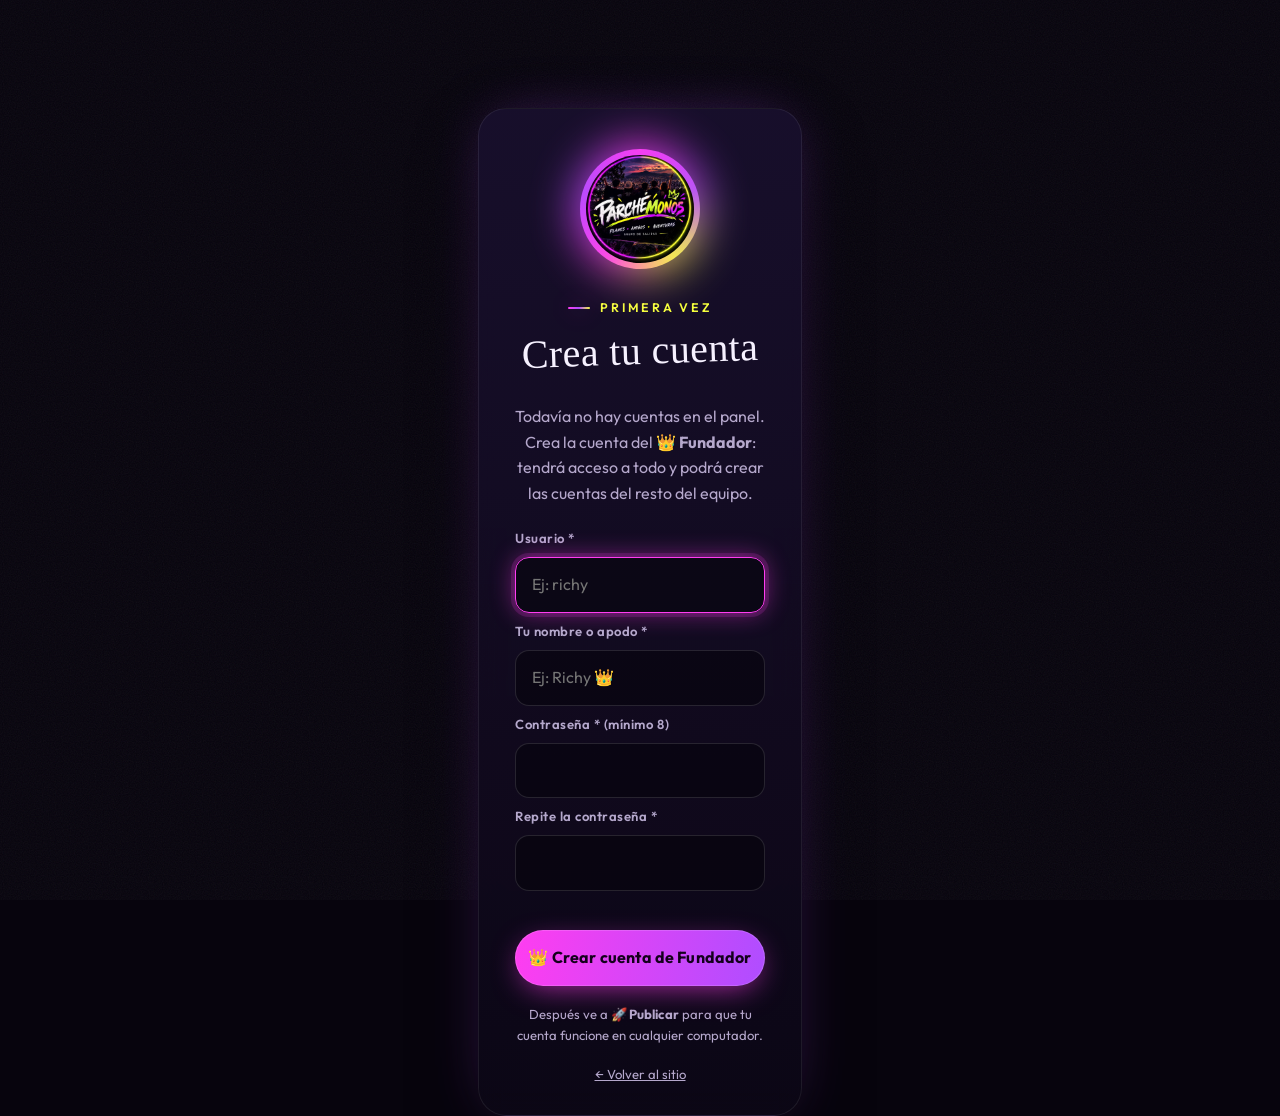
<file: admin.html>
﻿<!doctype html>
<html lang="es-CO">
<head>
  <meta charset="utf-8" />
  <meta name="viewport" content="width=device-width, initial-scale=1, viewport-fit=cover" />
  <title>Panel de admins · ParchéMonos</title>
  <meta name="robots" content="noindex, nofollow" />
  <meta name="theme-color" content="#07040d" />
  <link rel="icon" href="assets/logo.jpg" />
  <link rel="preconnect" href="https://fonts.googleapis.com" />
  <link rel="preconnect" href="https://fonts.gstatic.com" crossorigin />
  <link href="https://fonts.googleapis.com/css2?family=Outfit:wght@300;400;500;600;700;800&family=Permanent+Marker&display=swap" rel="stylesheet" />
  <link rel="stylesheet" href="styles.css" />
  <style>
    body { overflow-x: hidden; }
    .admin { padding-top: calc(20px + env(safe-area-inset-top)); padding-bottom: calc(80px + env(safe-area-inset-bottom)); min-height: 100vh; min-height: 100svh; }
    .admin__top { display: flex; align-items: center; gap: 12px; flex-wrap: wrap; margin-bottom: 18px; }
    .admin__top img { width: 44px; height: 44px; border-radius: 50%; box-shadow: 0 0 0 2px var(--pink), var(--glow-pink); }
    .admin__top h1 { margin: 0; font-family: var(--brush); font-weight: 400; font-size: clamp(1.5rem, 6vw, 2.1rem); line-height: 1.1; }
    .admin__top h1 i { font-style: normal; color: var(--lime); }
    .admin__top .spacer { flex: 1; }
    .admin__top .btns { display: flex; gap: 8px; flex-wrap: wrap; }

    /* Pestañas */
    .tabs { display: flex; gap: 6px; overflow-x: auto; scrollbar-width: none; -webkit-overflow-scrolling: touch; overscroll-behavior-x: contain; margin: 0 0 22px; padding: 4px 0 10px; position: sticky; top: 0; z-index: 20; background: linear-gradient(180deg, var(--bg) 80%, transparent); }
    .tabs::-webkit-scrollbar { display: none; }
    .tab { flex: 0 0 auto; display: inline-flex; align-items: center; gap: 6px; padding: 10px 14px; border-radius: 12px; border: 1px solid var(--line); background: rgba(255,255,255,.03); font-weight: 600; font-size: .9rem; color: var(--muted); white-space: nowrap; }
    .tab:hover { color: var(--text); }
    .tab.is-active { color: #14001c; background: var(--lime); border-color: var(--lime); box-shadow: 0 0 16px rgba(245,255,61,.35); }
    .tab b { font-size: .72rem; padding: 1px 7px; border-radius: 999px; background: var(--pink); color: #fff; }
    .tab.is-active b { background: #14001c; color: var(--lime); }

    .pane[hidden] { display: none !important; }
    .pane__head { display: flex; flex-wrap: wrap; align-items: flex-end; justify-content: space-between; gap: 12px; margin-bottom: 18px; }
    .pane__head h2 { margin: 0; font-family: var(--brush); font-weight: 400; font-size: 1.8rem; transform: rotate(-1.5deg); }
    .pane__head p { margin: 4px 0 0; color: var(--muted); font-size: .92rem; max-width: 60ch; }
    .pane__head .btns { display: flex; gap: 8px; flex-wrap: wrap; }

    .box { padding: 18px; border-radius: 20px; background: linear-gradient(180deg, var(--surface), var(--bg-2)); border: 1px solid var(--line); margin-bottom: 14px; }
    .box h3 { margin: 0 0 12px; font-size: 1.05rem; }
    .grid2 { display: grid; gap: 12px; }
    .note { margin: 0 0 18px; padding: 12px 16px; border-radius: 14px; font-size: .88rem; color: #ffe9a8; background: rgba(245,255,61,.06); border: 1px solid rgba(245,255,61,.25); }
    .note--ok { color: #b9ffd9; background: rgba(61,255,154,.06); border-color: rgba(61,255,154,.3); }
    .saved { font-size: .78rem; color: #9ff5c8; opacity: 0; transition: opacity .3s; }
    .saved.is-on { opacity: 1; }
    .field small.hint { display: block; margin-top: 4px; font-size: .78rem; color: var(--muted); }
    .field textarea { min-height: 70px; }
    .field-inline { display: flex; gap: 8px; align-items: flex-start; }
    .field-inline > :first-child { flex: 1; min-width: 0; }
    .icon-mini { flex: 0 0 auto; width: 42px; height: 46px; border-radius: 12px; border: 1px solid var(--line); background: rgba(255,255,255,.04); color: var(--muted); }
    .icon-mini:hover { color: var(--pink); border-color: var(--pink); }
    .is-changed > .field__label::after { content: " · editado"; color: var(--lime); font-weight: 700; }

    /* Resumen */
    .kpis { display: grid; grid-template-columns: repeat(2, 1fr); gap: 10px; margin-bottom: 22px; }
    .kpi { padding: 16px; border-radius: 18px; background: var(--surface); border: 1px solid var(--line); text-align: left; }
    button.kpi:hover { border-color: var(--pink); }
    .kpi b { display: block; font-family: var(--brush); font-weight: 400; font-size: 2.2rem; line-height: 1; color: var(--lime); }
    .kpi span { font-size: .78rem; color: var(--muted); text-transform: uppercase; letter-spacing: .1em; font-weight: 600; }
    .kpi--pink b { color: var(--pink); }

    /* Textos */
    .tgroup { border-radius: 20px; border: 1px solid var(--line); background: var(--surface); margin-bottom: 12px; overflow: hidden; }
    .tgroup summary { cursor: pointer; padding: 16px 18px; font-weight: 700; list-style: none; display: flex; justify-content: space-between; align-items: center; }
    .tgroup summary::-webkit-details-marker { display: none; }
    .tgroup summary::after { content: "＋"; color: var(--pink); }
    .tgroup[open] summary::after { content: "－"; }
    .tgroup__body { padding: 0 18px 8px; display: grid; gap: 4px; }

    /* Imágenes */
    .slots { display: grid; grid-template-columns: repeat(auto-fill, minmax(200px, 1fr)); gap: 12px; }
    .slot { border-radius: 18px; overflow: hidden; background: var(--surface); border: 1px solid var(--line); display: flex; flex-direction: column; }
    .slot__prev { aspect-ratio: 16 / 10; display: grid; place-items: center; background: #0b0614; font-size: 3.4rem; }
    .slot__prev img { width: 100%; height: 100%; object-fit: cover; }
    .slot__body { padding: 12px; display: flex; flex-direction: column; gap: 8px; flex: 1; }
    .slot__body b { font-size: .9rem; }
    .slot__btns { display: flex; gap: 6px; margin-top: auto; }
    .slot__btns .btn { flex: 1; --pad: 8px 10px; font-size: .82rem; }

    /* Listas de parches / preguntas / recuerdos */
    .rows { display: grid; gap: 10px; }
    .row { display: grid; grid-template-columns: 64px 1fr; gap: 12px; align-items: center; padding: 12px; border-radius: 16px; background: var(--surface); border: 1px solid var(--line); }
    .row__img { width: 64px; height: 64px; border-radius: 12px; overflow: hidden; background: #150a26; display: grid; place-items: center; font-size: 1.8rem; }
    .row__img img, .row__img video { width: 100%; height: 100%; object-fit: cover; }
    .row__main { min-width: 0; }
    .row__main b { display: block; white-space: nowrap; overflow: hidden; text-overflow: ellipsis; }
    .row__main small { color: var(--muted); font-size: .82rem; }
    .row__btns { grid-column: 1 / -1; display: flex; gap: 6px; flex-wrap: wrap; }
    .row__btns .btn { --pad: 7px 12px; font-size: .82rem; }
    .btn--danger { color: #fff; background: rgba(255,80,80,.18); box-shadow: 0 0 0 1.5px rgba(255,107,107,.6) inset; }
    .btn--danger:hover { background: rgba(255,80,80,.3); }

    .q { padding: 16px; border-radius: 18px; background: var(--surface); border: 1px solid var(--line); margin-bottom: 12px; }
    .q__head { display: flex; gap: 8px; align-items: center; margin-bottom: 10px; flex-wrap: wrap; }
    .q__num { font-family: var(--brush); font-size: 1.5rem; background: var(--grad); -webkit-background-clip: text; background-clip: text; color: transparent; }
    .q__head select { flex: 1; min-width: 160px; }
    .q select, .q input[type=text] { padding: 10px 12px; border-radius: 12px; border: 1.5px solid rgba(255,255,255,.12); background: rgba(0,0,0,.35); color: var(--text); font: inherit; font-size: 15px; color-scheme: dark; width: 100%; }
    .q select:focus, .q input:focus { outline: none; border-color: var(--pink); }
    .q__opts { display: grid; gap: 6px; margin-top: 8px; }
    .q__opt { display: flex; gap: 8px; align-items: center; }
    .q__opt input[type=radio] { accent-color: var(--lime); width: 20px; height: 20px; flex: 0 0 auto; }
    .q__opt label { font-size: .78rem; color: var(--muted); white-space: nowrap; }

    .stk-rows { display: grid; gap: 8px; }
    .stk-row { display: grid; grid-template-columns: 64px minmax(0, 1fr) 42px 42px; gap: 8px; }
    .stk-row__img { display: grid; place-items: center; height: 46px; border-radius: 12px; background: repeating-conic-gradient(rgba(255,255,255,.06) 0 25%, transparent 0 50%) 50% / 12px 12px; border: 1px solid var(--line); }
    .stk-row__img img { max-width: 40px; max-height: 40px; object-fit: contain; }
    .mem-av { width: 28px; height: 28px; border-radius: 50%; object-fit: cover; flex: 0 0 auto; }
    .mem-handle { font-size: .8rem; font-weight: 500; color: #7cc4ff; }
    .stk-row input { padding: 10px 12px; border-radius: 12px; border: 1.5px solid rgba(255,255,255,.12); background: rgba(0,0,0,.35); color: var(--text); font: inherit; font-size: 16px; min-width: 0; }
    .stk-row input:first-child { text-align: center; font-size: 1.3rem; }

    .switch { display: flex; align-items: center; gap: 12px; cursor: pointer; font-weight: 600; }
    .switch input { appearance: none; -webkit-appearance: none; width: 48px; height: 28px; border-radius: 999px; background: rgba(255,255,255,.15); position: relative; cursor: pointer; transition: background .2s; flex: 0 0 auto; }
    .switch input::after { content: ""; position: absolute; top: 3px; left: 3px; width: 22px; height: 22px; border-radius: 50%; background: #fff; transition: transform .2s var(--ease); }
    .switch input:checked { background: var(--grad-pv); }
    .switch input:checked::after { transform: translateX(20px); }

    /* Reportes (igual que antes) */
    .tools { display: flex; flex-direction: column; gap: 10px; margin-bottom: 18px; }
    .tools input { width: 100%; height: 44px; padding: 0 16px; border-radius: 999px; border: 1.5px solid rgba(255,255,255,.12); background: rgba(0,0,0,.3); color: var(--text); font: inherit; font-size: 16px; }
    .tools input:focus { outline: none; border-color: var(--pink); }
    .reports { display: grid; gap: 14px; }
    .rep { position: relative; padding: 18px; border-radius: 20px; background: linear-gradient(180deg, var(--surface), var(--bg-2)); border: 1px solid var(--line); border-left: 4px solid var(--pink); }
    .rep[data-status="revision"] { border-left-color: var(--lime); }
    .rep[data-status="resuelto"] { border-left-color: #3dffd0; opacity: .8; }
    .rep[data-status="expulsado"] { border-left-color: #ff6b6b; }
    .rep__head { display: flex; flex-wrap: wrap; align-items: center; gap: 8px; margin-bottom: 8px; }
    .rep__who { font-size: 1.15rem; font-weight: 700; margin-right: auto; }
    .tag { display: inline-flex; align-items: center; gap: 4px; padding: 3px 10px; border-radius: 999px; font-size: .72rem; font-weight: 700; letter-spacing: .06em; text-transform: uppercase; border: 1px solid; }
    .tag--priv { color: #d4b3ff; border-color: rgba(177,77,255,.5); background: rgba(177,77,255,.12); }
    .tag--pub { color: var(--lime); border-color: rgba(245,255,61,.45); background: rgba(245,255,61,.08); }
    .tag--st { color: #fff; border-color: rgba(255,255,255,.2); }
    .rep__reason { margin: 0 0 6px; font-weight: 600; color: var(--pink); }
    .rep__meta { margin: 0 0 10px; font-size: .84rem; color: var(--muted); display: flex; flex-wrap: wrap; gap: 4px 14px; }
    .rep__details { margin: 0 0 10px; white-space: pre-wrap; color: #e5dcf5; }
    .rep__quote { margin: 0 0 10px; padding: 10px 14px; border-left: 3px solid var(--violet); border-radius: 10px; background: rgba(177,77,255,.08); font-size: .9rem; }
    .rep__quote small { display: block; font-size: .7rem; letter-spacing: .08em; text-transform: uppercase; color: var(--violet); font-weight: 700; }
    .rep__img { display: block; max-width: 220px; border-radius: 12px; margin-bottom: 10px; cursor: zoom-in; border: 0; padding: 0; background: #000; }
    .rep__img img { border-radius: 12px; }
    .rep__actions { display: flex; flex-wrap: wrap; gap: 8px; padding-top: 12px; border-top: 1px dashed var(--line); }
    .rep__actions .btn { --pad: 8px 14px; font-size: .85rem; }
    .empty { text-align: center; padding: 40px 16px; color: var(--muted); border: 1.5px dashed var(--line); border-radius: 20px; }
    .empty b { display: block; font-size: 2.4rem; margin-bottom: 8px; }

    /* Solicitudes, miembros y roles */
    .req { border-left-color: var(--lime); }
    .req[data-status="aceptado"] { border-left-color: #3dffd0; }
    .req[data-status="rechazado"] { border-left-color: #ff6b6b; opacity: .8; }
    .req__nick { display: flex; align-items: center; gap: 8px; font-size: 1.15rem; font-weight: 800; margin-right: auto; }
    .dot-c { width: 14px; height: 14px; border-radius: 50%; flex: 0 0 auto; box-shadow: 0 0 10px currentColor; }
    .req__intro { margin: 0 0 10px; padding: 10px 14px; border-radius: 12px; background: rgba(255,255,255,.04); font-size: .92rem; white-space: pre-wrap; }
    .tag--reco { color: #3dffd0; border-color: rgba(61,255,208,.5); background: rgba(61,255,208,.08); }
    .trial-days { width: 70px; padding: 8px; border-radius: 10px; border: 1.5px solid rgba(255,255,255,.15); background: rgba(0,0,0,.35); color: var(--text); font: inherit; text-align: center; }
    .member { grid-template-columns: 1fr; }
    .member__top { display: flex; flex-wrap: wrap; align-items: center; gap: 10px; }
    .member__nick { font-weight: 800; display: flex; align-items: center; gap: 8px; margin-right: auto; }
    .member select { padding: 8px 10px; border-radius: 10px; border: 1.5px solid rgba(255,255,255,.15); background: rgba(0,0,0,.35); color: var(--text); font: inherit; font-size: .9rem; color-scheme: dark; }
    .member__info { font-size: .8rem; color: var(--muted); display: flex; flex-wrap: wrap; gap: 4px 14px; }
    .member.is-banned { opacity: .6; }
    /* Tarjetas de roles (más específico que .row para que no lo pise el media query) */
    .rows .role-row { display: flex; flex-direction: column; align-items: stretch; gap: 12px; padding: 14px 14px 14px 18px; position: relative; overflow: hidden; border-color: rgba(255, 255, 255, .14); border-color: color-mix(in srgb, var(--rc) 28%, var(--line)); background: linear-gradient(90deg, rgba(255, 255, 255, .14), transparent 55%), var(--surface); background: linear-gradient(90deg, color-mix(in srgb, var(--rc) 9%, transparent), transparent 55%), var(--surface); }
    .rows .role-row::before { content: ""; position: absolute; inset: 0 auto 0 0; width: 4px; background: var(--rc); box-shadow: 0 0 14px var(--rc); }
    .role-row__top { display: flex; align-items: center; gap: 10px; min-width: 0; }
    .role-row input[type=text] { height: 46px; padding: 0 12px; border-radius: 12px; border: 1.5px solid rgba(255,255,255,.12); background: rgba(0,0,0,.35); color: var(--text); font: inherit; font-size: 16px; min-width: 0; transition: border-color .2s; }
    .role-row input[type=text]:focus { outline: none; border-color: var(--rc); }
    .role-row input[data-remoji] { width: 52px; flex: 0 0 52px; padding: 0; text-align: center; font-size: 1.35rem; }
    .role-row input[data-rname] { flex: 1 1 auto; font-weight: 800; color: var(--rc); }
    .role-row input[type=color] { flex: 0 0 auto; width: 46px; height: 46px; padding: 0; border: 0; border-radius: 12px; background: none; cursor: pointer; }
    .role-row input[type=color]::-webkit-color-swatch-wrapper { padding: 0; }
    .role-row input[type=color]::-webkit-color-swatch { border: 2px solid rgba(255,255,255,.2); border-radius: 12px; }
    .role-row input[type=color]::-moz-color-swatch { border: 2px solid rgba(255,255,255,.2); border-radius: 12px; }
    .role-row__meta { flex: 0 0 auto; display: flex; align-items: center; gap: 8px; }
    .role-row__count { padding: 4px 10px; border-radius: 999px; font-size: .75rem; font-weight: 700; color: var(--muted); background: rgba(255,255,255,.06); white-space: nowrap; }
    .role-row__lock { width: 36px; height: 36px; display: grid; place-items: center; font-size: .95rem; opacity: .7; }
    .role-row__people { display: flex; flex-wrap: wrap; gap: 6px; padding-top: 10px; border-top: 1px dashed var(--line); }
    .role-row__people small { color: var(--muted); font-size: .8rem; }
    .role-person { display: inline-flex; align-items: center; gap: 6px; padding: 4px 10px; border-radius: 999px; font-size: .82rem; font-weight: 700; background: rgba(255,255,255,.06); border: 1px solid rgba(255, 255, 255, .14); border: 1px solid color-mix(in srgb, var(--rc) 40%, transparent); }
    .role-person i { width: 8px; height: 8px; border-radius: 50%; flex: 0 0 auto; }
    .perms { display: flex; flex-wrap: wrap; gap: 8px; }
    .perms label { position: relative; display: inline-flex; align-items: center; gap: 6px; padding: 7px 12px; border-radius: 999px; font-size: .84rem; font-weight: 600; cursor: pointer; user-select: none; color: var(--muted); background: rgba(255,255,255,.04); border: 1.5px solid rgba(255,255,255,.1); transition: all .2s; }
    .perms input { position: absolute; opacity: 0; width: 1px; height: 1px; pointer-events: none; }
    .perms label::before { content: ""; width: 14px; height: 14px; border-radius: 50%; border: 1.5px solid rgba(255,255,255,.35); transition: all .2s; }
    .perms label:has(input:checked) { color: var(--text); background: rgba(255, 255, 255, .14); background: color-mix(in srgb, var(--rc) 16%, transparent); border-color: rgba(255, 255, 255, .14); border-color: color-mix(in srgb, var(--rc) 60%, transparent); }
    .perms label:has(input:checked)::before { border-color: var(--rc); background: var(--rc); box-shadow: 0 0 8px var(--rc); }
    .perms label:has(input:focus-visible) { outline: 2px solid var(--rc); outline-offset: 2px; }
    .perms label:has(input:disabled) { cursor: not-allowed; opacity: .75; }
    @media (max-width: 520px) {
      .role-row__top { flex-wrap: wrap; }
      .role-row input[data-rname] { flex-basis: calc(100% - 120px); }
      .role-row__meta { width: 100%; justify-content: space-between; }
    }
    .role-chip { display: inline-flex; align-items: center; gap: 4px; padding: 2px 9px; border-radius: 999px; font-size: .72rem; font-weight: 800; color: var(--rc); background: rgba(255, 255, 255, .14); background: color-mix(in srgb, var(--rc) 14%, transparent); border: 1px solid rgba(255, 255, 255, .14); border: 1px solid color-mix(in srgb, var(--rc) 45%, transparent); }

    /* Cuentas del panel */
    .tab[hidden] { display: none; }
    .acc { grid-template-columns: 1fr; }
    .acc__top { display: flex; flex-wrap: wrap; align-items: center; gap: 10px; }
    .acc__user { font-weight: 800; margin-right: auto; display: flex; align-items: center; gap: 8px; }
    .acc__user code { font-size: .85rem; padding: 2px 8px; border-radius: 8px; background: rgba(255,255,255,.07); color: var(--lime); }
    .acc select { padding: 8px 10px; border-radius: 10px; border: 1.5px solid rgba(255,255,255,.15); background: rgba(0,0,0,.35); color: var(--text); font: inherit; font-size: .9rem; color-scheme: dark; }
    .acc.is-off { opacity: .55; }
    .acc__info { font-size: .8rem; color: var(--muted); display: flex; flex-wrap: wrap; gap: 4px 14px; }
    .role-access { padding: 10px 12px; border-radius: 12px; background: rgba(255,255,255,.03); border: 1px solid var(--line); }
    .role-access b { display: block; margin-bottom: 2px; }
    .role-access span { color: var(--muted); }
    #meBtn .role-chip { margin-left: 2px; }

    /* Strikes y advertencias */
    .member__info code { font-size: .78rem; padding: 1px 6px; border-radius: 6px; background: rgba(255,255,255,.07); color: var(--lime); }
    .strikes { color: #ffb46b; letter-spacing: .05em; }
    .warns { list-style: none; margin: 0; padding: 8px 12px; border-radius: 12px; background: rgba(255, 90, 90, .07); border: 1px solid rgba(255, 90, 90, .3); display: grid; gap: 4px; font-size: .85rem; }
    .warns small { color: var(--muted); }

    .pin { max-width: 380px; margin: 12vh auto 0; text-align: center; }
    .pin .gate__card { animation: none; }

    @media (min-width: 760px) {
      .kpis { grid-template-columns: repeat(4, 1fr); }
      .grid2 { grid-template-columns: 1fr 1fr; }
      .tools { flex-direction: row; align-items: center; justify-content: space-between; }
      .tools input { max-width: 320px; }
      .reports { grid-template-columns: 1fr 1fr; }
      .row { grid-template-columns: 64px 1fr auto; }
      .row__btns { grid-column: auto; justify-content: flex-end; }
    }
  </style>
</head>
<body>

  <!-- Acceso de admins -->
  <section class="container pin" id="pinView">
    <div class="gate__card">
      <div class="ring ring--sm"><img src="assets/logo.jpg" data-logo alt="Logo ParchéMonos" width="120" height="120" /></div>
      <p class="eyebrow" style="justify-content:center">Solo admins</p>
      <h1 class="gate__title brush-title">Panel de admins</h1>
      <form id="pinForm" novalidate style="text-align:left">
        <label class="field">
          <span class="field__label">Usuario</span>
          <input type="text" id="loginUser" autocomplete="username" autocapitalize="none" spellcheck="false" required />
        </label>
        <label class="field">
          <span class="field__label">Contraseña</span>
          <input type="password" id="pinInput" autocomplete="current-password" required />
        </label>
        <p class="field__error" id="pinError" role="alert"></p>
        <button class="btn btn--grad btn--block" type="submit">Entrar 🛡️</button>
      </form>
      <p class="gate__fine">¿Eres del equipo y no tienes cuenta? Pídele a un Administrador que te cree un usuario.</p>
    </div>
  </section>

  <!-- Registro: primera vez → crear la cuenta del Fundador -->
  <section class="container pin" id="setupView" hidden>
    <div class="gate__card">
      <div class="ring ring--sm"><img src="assets/logo.jpg" data-logo alt="Logo ParchéMonos" width="120" height="120" /></div>
      <p class="eyebrow" style="justify-content:center">Primera vez</p>
      <h1 class="gate__title brush-title">Crea tu cuenta</h1>
      <p class="gate__text">Todavía no hay cuentas en el panel. Crea la cuenta del <b>👑 Fundador</b>: tendrá acceso a todo y podrá crear las cuentas del resto del equipo.</p>
      <form id="setupForm" novalidate style="text-align:left">
        <label class="field"><span class="field__label">Usuario *</span><input type="text" id="setupUser" maxlength="24" autocomplete="username" autocapitalize="none" spellcheck="false" placeholder="Ej: richy" /></label>
        <label class="field"><span class="field__label">Tu nombre o apodo *</span><input type="text" id="setupName" maxlength="40" placeholder="Ej: Richy 👑" /></label>
        <label class="field"><span class="field__label">Contraseña * (mínimo 8)</span><input type="password" id="setupPass" autocomplete="new-password" /></label>
        <label class="field"><span class="field__label">Repite la contraseña *</span><input type="password" id="setupPass2" autocomplete="new-password" /></label>
        <p class="field__error" id="setupErr" role="alert"></p>
        <button class="btn btn--grad btn--block" type="submit">👑 Crear cuenta de Fundador</button>
      </form>
      <p class="gate__fine">Después ve a <b>🚀 Publicar</b> para que tu cuenta funcione en cualquier computador.</p>
      <p class="gate__fine"><a href="index.html" style="text-decoration:underline">← Volver al sitio</a></p>
    </div>
  </section>

  <!-- Panel -->
  <main class="container admin" id="adminView" hidden>
    <header class="admin__top">
      <img src="assets/logo.jpg" data-logo alt="" />
      <h1>Panel <i>· admins</i></h1>
      <span class="spacer"></span>
      <div class="btns">
        <button class="btn btn--ghost btn--sm" id="meBtn" title="Mi cuenta">👤 <span id="meUser"></span> <span id="meRole"></span></button>
        <a class="btn btn--ghost btn--sm" href="index.html" target="_blank" rel="noopener">👁️ Ver la página</a>
        <button class="btn btn--ghost btn--sm" id="logoutBtn">Salir</button>
      </div>
    </header>
    <p class="note" id="defaultPassNote" hidden>🔒 Estás usando la contraseña inicial. <b>Cámbiala ya</b> en <button class="btn btn--grad btn--sm" id="defaultPassBtn" style="margin-left:6px">👤 Mi cuenta</button></p>

    <nav class="tabs" id="tabs" aria-label="Secciones del panel">
      <button class="tab is-active" data-tab="resumen">📊 Resumen</button>
      <button class="tab" data-tab="solicitudes">🙋 Solicitudes <b id="tabReqCount" hidden></b></button>
      <button class="tab" data-tab="miembros">👥 Miembros y roles</button>
      <button class="tab" data-tab="reportes">🚩 Reportes <b id="tabRepCount" hidden></b></button>
      <button class="tab" data-tab="textos">✏️ Textos</button>
      <button class="tab" data-tab="imagenes">🖼️ Imágenes</button>
      <button class="tab" data-tab="parches">🗓️ Parches</button>
      <button class="tab" data-tab="test">❓ Test</button>
      <button class="tab" data-tab="chat">💬 Chat</button>
      <button class="tab" data-tab="ajustes">⚙️ Seguridad y ajustes</button>
      <button class="tab" data-tab="recuerdos">📸 Recuerdos</button>
      <button class="tab" data-tab="publicar">🚀 Publicar</button>
      <button class="tab" data-tab="cuentas">🔑 Cuentas del panel</button>
    </nav>

    <!-- RESUMEN -->
    <section class="pane" data-pane="resumen">
      <div class="pane__head"><div><h2>Resumen</h2><p>Todo lo del parche en un solo lugar. Toca una cifra para ir a esa sección.</p></div></div>
      <div class="kpis">
        <button class="kpi kpi--pink" data-go="solicitudes"><b id="kReqPend">0</b><span>Solicitudes por revisar</span></button>
        <button class="kpi" data-go="miembros"><b id="kMembers">0</b><span>Miembros</span></button>
        <button class="kpi kpi--pink" data-go="reportes"><b id="kRepPend">0</b><span>Reportes pendientes</span></button>
        <button class="kpi" data-go="parches"><b id="kPlans">0</b><span>Parches oficiales</span></button>
        <button class="kpi" data-go="textos"><b id="kTexts">0</b><span>Textos editados</span></button>
        <button class="kpi" data-go="imagenes"><b id="kImgs">0</b><span>Imágenes cambiadas</span></button>
      </div>
      <div class="note" id="pubNote">⚠️ Lo que edites aquí se ve en <b>tu navegador</b> como vista previa. Para que lo vea <b>todo el mundo</b>, ve a <b>🚀 Publicar</b>, descarga <code>site-data.js</code> y súbelo junto con la página.</div>
      <div class="grid2">
        <div class="box"><h3>✏️ Cambiar textos</h3><p style="margin:0 0 12px;color:var(--muted)">Títulos, reglas, portada, cifras, footer…</p><button class="btn btn--ghost btn--sm" data-go="textos">Ir a Textos →</button></div>
        <div class="box"><h3>🖼️ Cambiar imágenes</h3><p style="margin:0 0 12px;color:var(--muted)">Logo, portada, íconos de tarjetas y más.</p><button class="btn btn--ghost btn--sm" data-go="imagenes">Ir a Imágenes →</button></div>
        <div class="box"><h3>🗓️ Parches oficiales</h3><p style="margin:0 0 12px;color:var(--muted)">Crea, edita o borra planes con foto, fecha y dirección.</p><button class="btn btn--ghost btn--sm" data-go="parches">Ir a Parches →</button></div>
        <div class="box"><h3>⚙️ Seguridad</h3><p style="margin:0 0 12px;color:var(--muted)">Edades, IPs bloqueadas, países, VPN y clave del panel.</p><button class="btn btn--ghost btn--sm" data-go="ajustes">Ir a Ajustes →</button></div>
      </div>
    </section>

    <!-- SOLICITUDES -->
    <section class="pane" data-pane="solicitudes" hidden>
      <div class="pane__head">
        <div><h2>Solicitudes de ingreso</h2><p>Personas que quieren entrar al chat del parche. Acéptalas normal, con período de prueba, o recházalas.</p></div>
      </div>
      <p class="note">Modo demo: solo ves las solicitudes enviadas desde este navegador. Para recibir las de todas las personas hay que conectar un servidor.</p>
      <div class="tools">
        <div class="filters" id="reqFilters">
          <button class="chip is-active" data-f="pendiente">⏳ Por revisar</button>
          <button class="chip" data-f="aceptado">✅ Aceptadas</button>
          <button class="chip" data-f="rechazado">🙅 Rechazadas</button>
          <button class="chip" data-f="all">Todas</button>
        </div>
      </div>
      <div class="reports" id="reqList"></div>
    </section>

    <!-- MIEMBROS Y ROLES -->
    <section class="pane" data-pane="miembros" hidden>
      <div class="pane__head">
        <div><h2>Miembros y roles</h2><p>Dale a cada persona su rol. El rol decide qué puede hacer en el chat y se ve al lado de su apodo.</p></div>
        <span class="saved" id="memSaved">✓ Guardado</span>
      </div>

      <div class="box">
        <div style="display:flex;flex-wrap:wrap;gap:10px;align-items:center;justify-content:space-between;margin-bottom:12px">
          <h3 style="margin:0">👥 Miembros</h3>
          <div style="display:flex;gap:8px;flex-wrap:wrap">
            <input type="search" id="memberSearch" class="mem-filter" placeholder="Buscar apodo…" aria-label="Buscar miembro" />
            <select id="memberRoleFilter" class="mem-filter" aria-label="Filtrar por rol"></select>
            <button class="btn btn--grad btn--sm" id="memberAdd">➕ Agregar</button>
          </div>
        </div>
        <div class="rows" id="memberRows"></div>
      </div>

      <div class="box">
        <div style="display:flex;flex-wrap:wrap;gap:10px;align-items:center;justify-content:space-between;margin-bottom:12px">
          <h3 style="margin:0">🎖️ Roles y permisos</h3>
          <div style="display:flex;gap:8px;flex-wrap:wrap">
            <button class="btn btn--ghost btn--sm" id="rolesReset">↺ Restaurar</button>
            <button class="btn btn--grad btn--sm" id="roleAdd">➕ Nuevo rol</button>
          </div>
        </div>
        <p style="margin:0 0 12px;color:var(--muted);font-size:.88rem">📌 Fijar mensajes · 📊 Crear encuestas · 🖼️ Fotos, videos y GIFs · 🗓️ Proponer parches. Todos los roles pueden escribir, mandar stickers y notas de voz.</p>
        <div class="rows" id="roleRows"></div>
      </div>
    </section>

    <!-- REPORTES -->
    <section class="pane" data-pane="reportes" hidden>
      <div class="pane__head">
        <div><h2>Reportes</h2><p>Reportes privados y públicos que hace la gente.</p></div>
        <div class="btns"><button class="btn btn--ghost btn--sm" id="exportReports">⬇ Exportar reportes</button></div>
      </div>
      <p class="note">Modo demo: solo ves los reportes hechos desde este navegador. Para recibir los de todas las personas hay que conectar un servidor (Ajustes → Servidor de reportes).</p>
      <div class="kpis">
        <div class="kpi kpi--pink"><b id="kPend">0</b><span>Pendientes</span></div>
        <div class="kpi"><b id="kRev">0</b><span>En revisión</span></div>
        <div class="kpi"><b id="kDone" style="color:#3dffd0">0</b><span>Resueltos</span></div>
        <div class="kpi"><b id="kBan" style="color:#ff6b6b">0</b><span>Expulsados</span></div>
      </div>
      <div class="tools">
        <div class="filters" id="repFilters">
          <button class="chip is-active" data-f="all">Todos</button>
          <button class="chip" data-f="pendiente">Pendientes</button>
          <button class="chip" data-f="revision">En revisión</button>
          <button class="chip" data-f="resuelto">Resueltos</button>
          <button class="chip" data-f="expulsado">Expulsados</button>
          <button class="chip" data-f="publico">Públicos</button>
          <button class="chip" data-f="privado">Privados</button>
        </div>
        <input type="search" id="repSearch" placeholder="Buscar por apodo o motivo…" aria-label="Buscar reportes" />
      </div>
      <div class="reports" id="reports"></div>
    </section>

    <!-- TEXTOS -->
    <section class="pane" data-pane="textos" hidden>
      <div class="pane__head">
        <div><h2>Textos de la página</h2><p>Se guarda solo mientras escribes. Usa <b>**dos asteriscos**</b> para <b>negrita</b>. El botón ↺ vuelve al texto original.</p></div>
        <div class="btns"><span class="saved" id="textSaved">✓ Guardado</span><input type="search" id="textSearch" placeholder="Buscar texto…" class="mem-filter" aria-label="Buscar texto" /></div>
      </div>
      <div id="textGroups"></div>
    </section>

    <!-- IMÁGENES -->
    <section class="pane" data-pane="imagenes" hidden>
      <div class="pane__head">
        <div><h2>Imágenes</h2><p>Cambia cualquier imagen o ícono. Las de cada parche se cambian en la pestaña Parches.</p></div>
        <div class="btns"><a class="btn btn--grad btn--sm" href="index.html?editar">🖼️ Editar sobre la página</a></div>
      </div>
      <div class="slots" id="slots"></div>
      <input type="file" id="slotInput" accept="image/*" hidden />
    </section>

    <!-- PARCHES -->
    <section class="pane" data-pane="parches" hidden>
      <div class="pane__head">
        <div><h2>Parches oficiales</h2><p>Los planes que salen en "Próximos parches" para todos. (Los que propone la gente se guardan en el navegador de cada quien.)</p></div>
        <div class="btns">
          <button class="btn btn--ghost btn--sm" id="plansReset">↺ Restaurar ejemplos</button>
          <button class="btn btn--grad btn--sm" id="planNew">➕ Nuevo parche</button>
        </div>
      </div>
      <div class="rows" id="planRows"></div>
    </section>

    <!-- TEST -->
    <section class="pane" data-pane="test" hidden>
      <div class="pane__head">
        <div><h2>Test de entrada</h2><p>Las preguntas que hay que responder bien para entrar. Tipos: respuesta concreta, Sí/No o Verdadero/Falso.</p></div>
        <div class="btns">
          <span class="saved" id="quizSaved">✓ Guardado</span>
          <button class="btn btn--ghost btn--sm" id="quizReset">↺ Restaurar</button>
          <button class="btn btn--grad btn--sm" id="quizAdd">➕ Pregunta</button>
        </div>
      </div>
      <div id="quizList"></div>
    </section>

    <!-- CHAT -->
    <section class="pane" data-pane="chat" hidden>
      <div class="pane__head">
        <div><h2>Chat</h2><p>Stickers del parche y palabras que bloquea el filtro anti-acoso.</p></div>
        <span class="saved" id="chatSaved">✓ Guardado</span>
      </div>
      <div class="grid2">
        <div class="box">
          <h3>✨ Stickers</h3>
          <div class="stk-rows" id="stkRows"></div>
          <div style="display:flex;gap:8px;margin-top:12px;flex-wrap:wrap">
            <button class="btn btn--ghost btn--sm" id="stkAdd">➕ Sticker</button>
            <button class="btn btn--grad btn--sm" id="stkAddImg">🖼️ Sticker con imagen</button>
            <button class="btn btn--ghost btn--sm" id="stkReset">↺ Restaurar</button>
          </div>
        </div>
        <div class="box">
          <h3>🛡️ Palabras bloqueadas</h3>
          <label class="field">
            <span class="field__label">Una palabra o frase por línea</span>
            <textarea id="blockedWords" rows="14"></textarea>
            <small class="hint">Si un mensaje, apodo, parche o encuesta tiene alguna de estas, no se publica.</small>
          </label>
          <button class="btn btn--ghost btn--sm" id="blockedReset">↺ Restaurar</button>
        </div>
      </div>
    </section>

    <!-- AJUSTES -->
    <section class="pane" data-pane="ajustes" hidden>
      <div class="pane__head">
        <div><h2>Seguridad y ajustes</h2><p>Se guarda solo al cambiar cada campo.</p></div>
        <span class="saved" id="setSaved">✓ Guardado</span>
      </div>
      <div class="grid2">
        <div class="box">
          <h3>🔞 Edad permitida</h3>
          <div class="field-row">
            <label class="field"><span class="field__label">Edad mínima</span><input type="number" min="13" max="99" data-set="AGE_MIN" /></label>
            <label class="field"><span class="field__label">Edad máxima</span><input type="number" min="13" max="120" data-set="AGE_MAX" /></label>
          </div>
          <small class="hint" style="color:var(--muted)">Recuerda actualizar también los textos que mencionan la edad (pestaña Textos → busca "18") y la pregunta del test.</small>
        </div>
        <div class="box">
          <h3>🙋 Ingreso al chat</h3>
          <label class="field"><span class="field__label">Días del período de prueba</span><input type="number" min="1" max="365" data-set="TRIAL_DAYS" /></label>
          <small class="hint" style="color:var(--muted)">Es lo que se propone al tocar "🧪 Aceptar a prueba". Durante la prueba la persona solo puede enviar texto, stickers y notas de voz (rol "En prueba").</small>
          <label class="field" style="margin-top:12px"><span class="field__label">⚠️ Strikes para expulsión</span><input type="number" min="1" max="10" data-set="STRIKES_MAX" placeholder="3" /></label>
          <small class="hint" style="color:var(--muted)">Cada advertencia es un strike. Al llegar a este número el panel te propone expulsar a la persona.</small>
        </div>
        <div class="box">
          <h3>🌐 Conexión</h3>
          <label class="switch" style="margin-bottom:14px"><input type="checkbox" data-set="BLOCK_DATACENTER" /> Bloquear VPN, proxies y servidores</label>
          <label class="field"><span class="field__label">Países permitidos (códigos, separados por coma)</span><input type="text" data-set="ALLOWED_COUNTRIES" data-list placeholder="Vacío = todos. Ej: CO, MX" /></label>
        </div>
        <div class="box">
          <h3>⛔ IPs bloqueadas</h3>
          <label class="field"><span class="field__label">Una IP por línea</span><textarea rows="6" data-set="BLOCKED_IPS" data-list data-lines placeholder="190.25.10.4"></textarea>
          <small class="hint">Bloquea esas IPs para todos los visitantes (después de publicar).</small></label>
        </div>
        <div class="box">
          <h3>🔑 Servicios externos</h3>
          <label class="field"><span class="field__label">Clave de GIPHY (buscador de GIFs)</span><input type="text" data-set="GIPHY_API_KEY" placeholder="developers.giphy.com" /></label>
          <label class="field"><span class="field__label">Clave de Cloudflare Turnstile (captcha)</span><input type="text" data-set="TURNSTILE_SITE_KEY" placeholder="Vacío = botón &quot;mantén presionado&quot;" /></label>
          <label class="field"><span class="field__label">Servidor de reportes (URL)</span><input type="text" data-set="REPORT_ENDPOINT" placeholder="https://… (opcional)" /></label>
        </div>
      </div>
    </section>

    <!-- CUENTAS DEL PANEL -->
    <section class="pane" data-pane="cuentas" hidden>
      <div class="pane__head">
        <div><h2>Cuentas del panel</h2><p>Dale a alguien del equipo su propio usuario y contraseña para entrar al panel. Solo puedes dar roles <b>menores que el tuyo</b>.</p></div>
      </div>
      <div class="grid2">
        <div class="box">
          <h3>➕ Nueva cuenta</h3>
          <form id="accForm" novalidate>
            <label class="field"><span class="field__label">Usuario (para entrar) *</span><input type="text" id="accUser" maxlength="24" autocapitalize="none" spellcheck="false" placeholder="Ej: vale" /></label>
            <label class="field"><span class="field__label">Nombre o apodo *</span><input type="text" id="accName" maxlength="40" list="accMembers" placeholder="Ej: apodo del admin" /><datalist id="accMembers"></datalist></label>
            <label class="field"><span class="field__label">Rol en el panel *</span><select id="accRole"></select></label>
            <div class="field-row">
              <label class="field"><span class="field__label">Contraseña *</span><input type="text" id="accPass" minlength="8" autocomplete="off" /></label>
              <div class="field"><span class="field__label">&nbsp;</span><button type="button" class="btn btn--ghost btn--block" id="accGen">🎲 Generar</button></div>
            </div>
            <small class="hint" style="color:var(--muted);display:block;margin:-4px 0 12px">Mínimo 8 caracteres. Cópiala y entrégasela a la persona en privado: después no se puede volver a ver.</small>
            <p class="field__error" id="accErr" role="alert"></p>
            <button class="btn btn--grad btn--block" type="submit">🔑 Crear cuenta</button>
          </form>
        </div>
        <div class="box">
          <h3>🎖️ Qué puede hacer cada rol</h3>
          <div id="accRolesInfo" style="display:grid;gap:8px;font-size:.88rem"></div>
        </div>
      </div>
      <div class="box">
        <h3>🔑 Cuentas</h3>
        <div class="rows" id="accRows"></div>
      </div>
      <p class="note">Las cuentas nuevas sirven en otros computadores después de <b>🚀 Publicar</b> (viajan con la contraseña cifrada).</p>
    </section>

    <!-- RECUERDOS -->
    <section class="pane" data-pane="recuerdos" hidden>
      <div class="pane__head"><div><h2>Recuerdos</h2><p>Fotos y videos subidos a la galería. Puedes borrar los que no cumplan las reglas.</p></div></div>
      <p class="note">Modo demo: solo ves los recuerdos subidos desde este navegador.</p>
      <div class="rows" id="memRows"></div>
    </section>

    <!-- PUBLICAR -->
    <section class="pane" data-pane="publicar" hidden>
      <div class="pane__head"><div><h2>Publicar para todos</h2><p>Así los cambios dejan de ser solo tuyos y los ve cualquier persona que entre a la página.</p></div></div>
      <div class="box">
        <h3>🚀 1 · Descarga el archivo con tus cambios</h3>
        <p style="color:var(--muted);margin:0 0 14px">Incluye textos, imágenes, parches oficiales, test, stickers, palabras bloqueadas y ajustes.</p>
        <button class="btn btn--grad" id="publishBtn">⬇ Descargar site-data.js</button>
        <p style="color:var(--muted);margin:14px 0 0;font-size:.9rem">
          <b>2 ·</b> Pon ese archivo en la carpeta de la página (reemplaza el <code>site-data.js</code> que ya está).<br />
          <b>3 ·</b> Sube la carpeta a tu hosting como siempre. ¡Listo! 🎉
        </p>
      </div>
      <div class="grid2">
        <div class="box">
          <h3>💾 Copia de seguridad</h3>
          <p style="color:var(--muted);margin:0 0 12px;font-size:.9rem">Guarda todos tus cambios en un archivo o recupéralos en otro computador.</p>
          <div style="display:flex;gap:8px;flex-wrap:wrap">
            <button class="btn btn--ghost btn--sm" id="backupBtn">⬇ Descargar copia</button>
            <button class="btn btn--ghost btn--sm" id="restoreBtn">⬆ Cargar copia</button>
            <input type="file" id="restoreInput" accept=".json,application/json" hidden />
          </div>
        </div>
        <div class="box">
          <h3>🧹 Descartar cambios</h3>
          <p style="color:var(--muted);margin:0 0 12px;font-size:.9rem">Borra la vista previa de este navegador y vuelve a lo que está publicado.</p>
          <button class="btn btn--danger btn--sm" id="discardBtn">Descartar todos mis cambios</button>
        </div>
      </div>
      <div class="box" id="wipeBox" style="border-color:rgba(255,107,107,.45)">
        <h3>🧨 Empezar desde cero</h3>
        <p style="color:var(--muted);margin:0 0 10px;font-size:.9rem">Deja la página y el panel limpios, como nuevos. Solo para 👑 Fundador y 🌳 Co Fundador.</p>
        <ul style="margin:0 0 14px;padding-left:18px;font-size:.88rem;line-height:1.6">
          <li>🗑️ <b>Se borra:</b> miembros, solicitudes, reportes, parches, recuerdos, imágenes cambiadas y los demás textos (stickers y palabras bloqueadas vuelven a los de fábrica).</li>
          <li>✅ <b>Se conserva:</b> roles, reglas, el test, las cuentas del panel y los ajustes de seguridad.</li>
        </ul>
        <button class="btn btn--danger btn--sm" id="wipeBtn">🧨 Borrar todo y empezar de cero</button>
        <p style="color:var(--muted);margin:12px 0 0;font-size:.82rem">Después, ve a <b>🚀 Descargar site-data.js</b> y súbelo para que la página publicada también quede en cero.</p>
      </div>
    </section>
  </main>

  <!-- Editor de parche -->
  <div class="modal" id="planModal" role="dialog" aria-modal="true" aria-labelledby="pmTitle" hidden>
    <div class="modal__backdrop" data-close></div>
    <div class="modal__card modal__card--wide">
      <button class="modal__x" aria-label="Cerrar" data-close>✕</button>
      <h3 class="brush-title" id="pmTitle">Parche</h3>
      <form id="pmForm" novalidate>
        <div class="img-pick">
          <input type="file" id="pmImg" accept="image/*" hidden />
          <button type="button" class="img-pick__empty" id="pmImgBtn"><span>🖼️</span><b>Agregar imagen</b><small>Se reduce sola</small></button>
          <div class="img-pick__preview" id="pmImgPrev" hidden>
            <img alt="Imagen del parche" id="pmImgTag" />
            <button type="button" class="img-pick__remove" id="pmImgDel" aria-label="Quitar imagen">✕</button>
          </div>
        </div>
        <label class="field"><span class="field__label">Título *</span><input type="text" id="pmName" maxlength="60" required /></label>
        <div class="field-row">
          <label class="field"><span class="field__label">Categoría *</span><select id="pmCat"></select></label>
          <label class="field"><span class="field__label">Cupos (opcional)</span><input type="number" id="pmCap" min="2" max="500" /></label>
        </div>
        <div class="field-row">
          <label class="field"><span class="field__label">Fecha *</span><input type="date" id="pmDate" required /></label>
          <label class="field"><span class="field__label">Hora *</span><input type="time" id="pmTime" required /></label>
        </div>
        <label class="field"><span class="field__label">Dirección *</span><input type="text" id="pmAddr" maxlength="120" required /></label>
        <label class="field"><span class="field__label">Punto de encuentro</span><input type="text" id="pmMeet" maxlength="80" /></label>
        <label class="field"><span class="field__label">Descripción *</span><textarea id="pmDesc" rows="3" maxlength="400" required></textarea></label>
        <div class="field-row">
          <label class="field"><span class="field__label">Organiza</span><input type="text" id="pmAuthor" maxlength="30" placeholder="Admins 👑" /></label>
          <label class="field"><span class="field__label">Ya van (número inicial)</span><input type="number" id="pmGoing" min="0" /></label>
        </div>
        <label class="field"><span class="field__label">Votos 🔥 iniciales</span><input type="number" id="pmVotes" min="0" /></label>
        <div class="poll-builder">
          <label class="check"><input type="checkbox" id="pmPollOn" /><span>🗳️ Votación</span></label>
          <div id="pmPollFields" hidden>
            <label class="field" style="margin-top:12px"><span class="field__label">Pregunta</span><input type="text" id="pmPollQ" maxlength="80" /></label>
            <div class="poll-builder__opts" id="pmPollOpts"></div>
            <button type="button" class="btn btn--ghost btn--sm" id="pmPollAdd">➕ Opción</button>
          </div>
        </div>
        <p class="field__error" id="pmErr" role="alert"></p>
        <button type="submit" class="btn btn--grad btn--block">💾 Guardar parche</button>
      </form>
    </div>
  </div>

  <!-- Mi cuenta -->
  <div class="modal" id="meModal" role="dialog" aria-modal="true" aria-labelledby="meTitle" hidden>
    <div class="modal__backdrop" data-close></div>
    <div class="modal__card">
      <button class="modal__x" aria-label="Cerrar" data-close>✕</button>
      <h3 class="brush-title" id="meTitle">Mi cuenta</h3>
      <p class="modal__text" id="meInfo"></p>
      <form id="pinChange" novalidate>
        <label class="field"><span class="field__label">Contraseña actual</span><input type="password" id="pinOld" autocomplete="current-password" /></label>
        <label class="field"><span class="field__label">Nueva contraseña</span><input type="password" id="pinNew" minlength="8" autocomplete="new-password" /></label>
        <label class="field"><span class="field__label">Repite la nueva contraseña</span><input type="password" id="pinNew2" autocomplete="new-password" /></label>
        <p class="field__error" id="pinChangeErr"></p>
        <button class="btn btn--grad btn--block" type="submit">🔒 Cambiar contraseña</button>
      </form>
    </div>
  </div>

  <div class="lightbox" id="lightbox" hidden><img alt="Imagen" id="lightboxImg" /></div>
  <div class="toast" id="toast" role="status" aria-live="polite"></div>

  <script src="site-data.js"></script>
  <script src="content.js"></script>
  <script src="admin.js"></script>
</body>
</html>
</file>
<file: styles.css>
/* =========================================================
   ParchéMonos · Landing
   Paleta tomada del logo: noche + neón rosado, morado y limón
   ========================================================= */
:root {
  --bg: #07040d;
  --bg-2: #0e0819;
  --surface: #130b22;
  --surface-2: #1a1030;
  --line: rgba(255, 255, 255, .09);
  --text: #f6f1ff;
  --muted: #b5a8cc;
  --pink: #ff3df0;
  --violet: #b14dff;
  --lime: #f5ff3d;
  --grad: linear-gradient(100deg, var(--pink) 0%, var(--violet) 50%, var(--lime) 100%);
  --grad-pv: linear-gradient(135deg, var(--pink), var(--violet));
  --glow-pink: 0 0 24px rgba(255, 61, 240, .45);
  --glow-violet: 0 0 30px rgba(177, 77, 255, .45);
  --radius: 22px;
  --radius-sm: 14px;
  --brush: "Permanent Marker", "Segoe Print", cursive;
  --sans: "Outfit", system-ui, -apple-system, "Segoe UI", sans-serif;
  --nav-h: 64px;
  --ease: cubic-bezier(.2, .8, .2, 1);
}

*, *::before, *::after { box-sizing: border-box; }
html { scroll-behavior: smooth; scroll-padding-top: calc(var(--nav-h) + 12px); -webkit-text-size-adjust: 100%; }
body {
  margin: 0;
  background: var(--bg);
  color: var(--text);
  font-family: var(--sans);
  font-size: 16px;
  line-height: 1.6;
  overflow-x: hidden;
  -webkit-font-smoothing: antialiased;
}
body.is-locked { overflow: hidden; }
img { max-width: 100%; display: block; }
a { color: inherit; text-decoration: none; }
button { font: inherit; color: inherit; cursor: pointer; }
input { font: inherit; }
[hidden] { display: none !important; }
::selection { background: var(--pink); color: #12001a; }
:focus-visible { outline: 2px solid var(--lime); outline-offset: 3px; border-radius: 8px; }

/* grano sutil para que no se vea plano */
body::before {
  content: "";
  position: fixed; inset: 0;
  pointer-events: none;
  z-index: 1;
  opacity: .06;
  background-image: url("data:image/svg+xml,%3Csvg xmlns='http://www.w3.org/2000/svg' width='160' height='160'%3E%3Cfilter id='n'%3E%3CfeTurbulence type='fractalNoise' baseFrequency='.85' numOctaves='3' stitchTiles='stitch'/%3E%3C/filter%3E%3Crect width='100%25' height='100%25' filter='url(%23n)'/%3E%3C/svg%3E");
}

.container { width: 100%; max-width: 1180px; margin: 0 auto; padding: 0 16px; position: relative; z-index: 2; }

/* ---------- Tipografía y utilidades ---------- */
.eyebrow {
  display: inline-flex; align-items: center; gap: 10px;
  margin: 0 0 12px;
  font-size: .78rem; font-weight: 600; letter-spacing: .22em; text-transform: uppercase;
  color: var(--lime);
}
.eyebrow::before { content: ""; width: 22px; height: 2px; background: var(--grad); border-radius: 2px; box-shadow: var(--glow-pink); }

.brush-title {
  font-family: var(--brush);
  font-weight: 400;
  line-height: 1.05;
  letter-spacing: .01em;
  margin: 0 0 18px;
  font-size: clamp(2.1rem, 7vw, 3.6rem);
  transform: rotate(-2.5deg);
  transform-origin: left center;
  position: relative;
  display: inline-block;
  padding-bottom: 14px;
}
.brush-title::after {
  /* pincelada debajo de los títulos */
  content: "";
  position: absolute; left: 0; right: 8%; bottom: 0;
  height: 12px;
  background: var(--grad);
  border-radius: 40% 60% 55% 45% / 60% 40% 60% 40%;
  filter: drop-shadow(0 0 10px rgba(255, 61, 240, .55));
  -webkit-mask: url("data:image/svg+xml,%3Csvg xmlns='http://www.w3.org/2000/svg' viewBox='0 0 300 20' preserveAspectRatio='none'%3E%3Cpath d='M2 14 C40 4 90 6 150 8 S260 12 298 4 L296 11 C250 18 200 15 150 15 S50 18 4 19Z' fill='%23000'/%3E%3C/svg%3E") center / 100% 100% no-repeat;
          mask: url("data:image/svg+xml,%3Csvg xmlns='http://www.w3.org/2000/svg' viewBox='0 0 300 20' preserveAspectRatio='none'%3E%3Cpath d='M2 14 C40 4 90 6 150 8 S260 12 298 4 L296 11 C250 18 200 15 150 15 S50 18 4 19Z' fill='%23000'/%3E%3C/svg%3E") center / 100% 100% no-repeat;
  transform-origin: left;
  transform: scaleX(0);
  transition: transform 1s var(--ease) .25s;
}
.reveal.is-in .brush-title::after, .brush-title.reveal.is-in::after, .is-in > .brush-title::after, .gate .brush-title::after { transform: scaleX(1); }

.t-white { color: #fff; text-shadow: 0 0 22px rgba(255, 255, 255, .25); }
.t-lime { color: var(--lime); text-shadow: 0 0 18px rgba(245, 255, 61, .55), 0 0 42px rgba(245, 255, 61, .25); }

.section { padding: 84px 0; position: relative; }
.section__head { margin-bottom: 36px; max-width: 720px; }
.section__head--row { max-width: none; display: flex; flex-direction: column; gap: 18px; }
.section__lead { color: var(--muted); font-size: 1.05rem; margin: 0; max-width: 60ch; }

/* ---------- Botones ---------- */
.btn {
  --pad: 15px 26px;
  position: relative;
  display: inline-flex; align-items: center; justify-content: center; gap: 8px;
  padding: var(--pad);
  border-radius: 999px;
  border: 0;
  font-weight: 700; font-size: 1rem; letter-spacing: .01em;
  transition: transform .25s var(--ease), box-shadow .25s var(--ease), background-position .6s var(--ease);
  white-space: nowrap;
  -webkit-tap-highlight-color: transparent;
}
.btn:active { transform: scale(.97); }
.btn--grad {
  color: #14001c;
  background: linear-gradient(100deg, var(--pink), var(--violet) 45%, var(--lime) 90%, var(--pink));
  background-size: 220% 100%;
  box-shadow: 0 8px 30px -8px rgba(255, 61, 240, .7), 0 0 0 1px rgba(255, 255, 255, .15) inset;
}
.btn--grad:hover { background-position: 100% 0; transform: translateY(-2px); box-shadow: 0 14px 40px -8px rgba(177, 77, 255, .8), 0 0 28px rgba(245, 255, 61, .25); }
.btn--ghost {
  color: var(--text);
  background: rgba(255, 255, 255, .04);
  box-shadow: 0 0 0 1.5px rgba(255, 255, 255, .18) inset;
  -webkit-backdrop-filter: blur(6px); backdrop-filter: blur(6px);
}
.btn--ghost:hover { box-shadow: 0 0 0 1.5px var(--pink) inset, var(--glow-pink); transform: translateY(-2px); }
.btn--sm { --pad: 10px 18px; font-size: .92rem; }
.btn--block { width: 100%; }
.btn.is-on { background: transparent; color: var(--lime); box-shadow: 0 0 0 1.5px var(--lime) inset, 0 0 22px rgba(245, 255, 61, .25); }

/* ---------- Insignias ---------- */
.badges { list-style: none; padding: 0; margin: 26px 0 0; display: flex; flex-wrap: wrap; gap: 10px; }
.badges li {
  display: inline-flex; align-items: center; gap: 8px;
  padding: 8px 14px;
  border-radius: 999px;
  font-size: .9rem; font-weight: 500;
  background: rgba(255, 255, 255, .04);
  border: 1px solid var(--line);
  -webkit-backdrop-filter: blur(8px); backdrop-filter: blur(8px);
}
.badges--stack li { font-size: .95rem; padding: 10px 16px; }
.badges--stack.badges--link button { padding: 10px 16px; font-size: .95rem; }
.badges--link li { padding: 0; transition: border-color .25s, box-shadow .25s, transform .25s var(--ease); }
.badges--link button {
  display: inline-flex; align-items: center; gap: 8px;
  padding: 8px 14px; border: 0; border-radius: 999px; background: none;
  font-weight: 500; font-size: .9rem; -webkit-tap-highlight-color: transparent;
}
.badges--link button::after { content: "→"; opacity: 0; width: 0; transform: translateX(-4px); transition: all .25s var(--ease); }
.badges--link li:hover { border-color: var(--pink); box-shadow: var(--glow-pink); transform: translateY(-2px); }
.badges--link li:hover button::after { opacity: 1; width: 1em; transform: none; }
.badges--link li:active { transform: scale(.96); }

/* resalta el bloque al que lleva una insignia */
.is-flash { animation: flash 1.8s var(--ease) 1; }
@keyframes flash {
  0%, 100% { box-shadow: none; }
  20%, 60% { box-shadow: 0 0 0 3px var(--lime), 0 0 50px rgba(245, 255, 61, .55); }
  40% { box-shadow: 0 0 0 3px var(--pink), 0 0 50px rgba(255, 61, 240, .6); }
}
.dot { width: 8px; height: 8px; border-radius: 50%; display: inline-block; }
.dot--live { background: #3dff9a; box-shadow: 0 0 10px #3dff9a; animation: pulse 1.6s infinite; }
@keyframes pulse { 50% { opacity: .35; } }

/* ---------- Anillo neón alrededor del logo ---------- */
.ring {
  position: relative;
  border-radius: 50%;
  padding: 6px;
  isolation: isolate;
}
.ring::before, .ring::after {
  content: "";
  position: absolute; inset: 0;
  border-radius: 50%;
  background: conic-gradient(from 0deg, var(--pink), var(--violet), var(--lime), var(--pink), var(--violet), var(--pink));
  animation: spin 6s linear infinite;
  z-index: -1;
}
.ring::after { filter: blur(22px); opacity: .85; inset: -6px; }
.ring img { border-radius: 50%; width: 100%; height: auto; aspect-ratio: 1; object-fit: cover; background: #000; }
.ring--sm { width: 120px; margin: 0 auto 22px; }
.ring--lg { width: min(78vw, 480px); }
@keyframes spin { to { transform: rotate(360deg); } }

.float { animation: float 6s ease-in-out infinite; }
@keyframes float { 0%, 100% { transform: translateY(0) rotate(-1deg); } 50% { transform: translateY(-16px) rotate(1.5deg); } }

/* =========================================================
   1. Ventana +18
   ========================================================= */
.gate {
  position: fixed; inset: 0; z-index: 100;
  display: flex;
  padding: 16px;
  background: radial-gradient(120% 80% at 50% 0%, #1b0b2e 0%, var(--bg) 60%);
  overflow-y: auto;
  transition: opacity .6s var(--ease), visibility .6s;
}
.gate.is-out { opacity: 0; visibility: hidden; }
.gate__glow { position: absolute; inset: 0; pointer-events: none;
  background: radial-gradient(40% 30% at 20% 80%, rgba(255, 61, 240, .22), transparent 70%),
              radial-gradient(40% 30% at 85% 20%, rgba(245, 255, 61, .12), transparent 70%); }
.gate__card {
  position: relative;
  width: 100%; max-width: 540px;
  margin: auto;
  padding: 30px 20px 26px;
  text-align: center;
  border-radius: 28px;
  background: linear-gradient(180deg, rgba(26, 16, 48, .85), rgba(12, 7, 22, .92));
  border: 1px solid rgba(255, 255, 255, .08);
  box-shadow: 0 30px 80px -20px rgba(0, 0, 0, .8), 0 0 60px -20px rgba(177, 77, 255, .5);
  -webkit-backdrop-filter: blur(14px); backdrop-filter: blur(14px);
  animation: popIn .7s var(--ease) both;
}
@keyframes popIn { from { opacity: 0; transform: translateY(24px) scale(.96); } }
.gate .eyebrow { justify-content: center; }
.gate .eyebrow::before { display: none; }
.gate__title { font-size: clamp(1.9rem, 8vw, 2.5rem); transform: rotate(-2deg); transform-origin: center; }
.gate__text { color: var(--muted); margin: 0 0 22px; }
.gate__form { text-align: left; }
.gate__fine { margin: 18px 0 0; font-size: .82rem; color: var(--muted); }
.gate__emoji { font-size: 3rem; margin-bottom: 6px; }
.gate__step { animation: popIn .45s var(--ease) both; }
.gate__step .field { text-align: left; }
.gate__blocked { display: inline-block; margin: 4px 0 0; padding: 10px 16px; border-radius: 12px; font-weight: 700; color: #fff; background: rgba(255, 61, 240, .14); border: 1px solid rgba(255, 61, 240, .45); }
.gate__hint { margin: 12px 0; font-size: .85rem; color: var(--lime); transition: opacity .3s; }
.gate__hint.is-done { opacity: .5; color: var(--muted); }

/* Seguridad: IP + anti-bot */
.sec-checks { list-style: none; margin: 0 0 18px; padding: 0; display: grid; gap: 10px; text-align: left; }
.sec-checks li { display: flex; align-items: center; gap: 14px; padding: 14px 16px; border-radius: 16px; background: rgba(0, 0, 0, .3); border: 1.5px solid var(--line); transition: border-color .3s, background .3s; }
.sec-checks b { display: block; font-size: .98rem; }
.sec-checks small { display: block; color: var(--muted); font-size: .85rem; line-height: 1.4; word-break: break-word; }
.sec-checks__icon { flex: 0 0 auto; width: 30px; height: 30px; border-radius: 50%; display: grid; place-items: center; font-size: .95rem; font-weight: 800; border: 2px solid rgba(255, 255, 255, .2); }
.sec-checks li[data-state="loading"] .sec-checks__icon { border-color: rgba(255, 255, 255, .15); border-top-color: var(--pink); animation: spin .8s linear infinite; }
.sec-checks li[data-state="idle"] .sec-checks__icon::after { content: "•"; color: var(--muted); }
.sec-checks li[data-state="ok"] { border-color: rgba(61, 255, 154, .45); background: rgba(61, 255, 154, .06); }
.sec-checks li[data-state="ok"] .sec-checks__icon { border-color: transparent; background: #3dff9a; color: #04210f; }
.sec-checks li[data-state="ok"] .sec-checks__icon::after { content: "✓"; }
.sec-checks li[data-state="warn"] { border-color: rgba(245, 255, 61, .45); background: rgba(245, 255, 61, .05); }
.sec-checks li[data-state="warn"] .sec-checks__icon { border-color: transparent; background: var(--lime); color: #14001c; }
.sec-checks li[data-state="warn"] .sec-checks__icon::after { content: "!"; }
.sec-checks li[data-state="fail"] { border-color: rgba(255, 61, 240, .55); background: rgba(255, 61, 240, .08); }
.sec-checks li[data-state="fail"] .sec-checks__icon { border-color: transparent; background: var(--pink); color: #fff; }
.sec-checks li[data-state="fail"] .sec-checks__icon::after { content: "✕"; }

.hp { position: absolute !important; left: -9999px; width: 1px; height: 1px; opacity: 0; pointer-events: none; }
.turnstile { display: flex; justify-content: center; margin-bottom: 12px; min-height: 65px; }

.hold {
  position: relative; overflow: hidden;
  width: 100%; height: 58px;
  border-radius: 999px;
  border: 1.5px solid rgba(255, 61, 240, .5);
  background: rgba(255, 61, 240, .06);
  font-weight: 700; font-size: 1rem;
  user-select: none; -webkit-user-select: none; -webkit-touch-callout: none;
  touch-action: none;
  transition: border-color .2s, box-shadow .2s, transform .15s;
}
.hold:hover:not(:disabled) { box-shadow: var(--glow-pink); }
.hold.is-holding { transform: scale(.98); }
.hold:disabled { opacity: .6; cursor: not-allowed; }
.hold__fill { position: absolute; inset: 0; width: 0; background: var(--grad); }
.hold__label { position: relative; z-index: 1; mix-blend-mode: normal; }
.hold.is-holding .hold__label, .hold.is-done .hold__label { color: #14001c; }
.hold.is-done { border-color: transparent; }
.hold.is-done .hold__fill { width: 100% !important; }

/* Pasos */
.steps { list-style: none; margin: 0 0 22px; padding: 0; display: flex; justify-content: center; gap: 6px; counter-reset: s; }
.steps li { display: flex; align-items: center; gap: 6px; font-size: .78rem; font-weight: 600; color: var(--muted); letter-spacing: .05em; }
.steps li:not(:last-child)::after { content: ""; width: 22px; height: 2px; margin-left: 4px; background: var(--line); border-radius: 2px; }
.steps span { width: 24px; height: 24px; border-radius: 50%; display: grid; place-items: center; font-size: .75rem; border: 1.5px solid rgba(255, 255, 255, .2); }
.steps li.is-active { color: #fff; }
.steps li.is-active span { border-color: var(--pink); background: rgba(255, 61, 240, .2); box-shadow: var(--glow-pink); }
.steps li.is-done span { border-color: transparent; background: var(--lime); color: #14001c; }
.steps li.is-done::after { background: var(--lime); }
@media (max-width: 480px) {
  .steps { gap: 4px; }
  .steps li:not(.is-active) { font-size: 0; gap: 0; }
  .steps li:not(:last-child)::after { width: 14px; }
}

/* Reglas dentro de la bienvenida */
.gate-rules {
  max-height: 46vh; max-height: 46svh; overflow-y: auto;
  text-align: left;
  padding: 14px;
  border-radius: 18px;
  background: rgba(0, 0, 0, .3);
  border: 1px solid var(--line);
  overscroll-behavior: contain;
}
.gate-rules::-webkit-scrollbar { width: 6px; }
.gate-rules::-webkit-scrollbar-thumb { background: var(--violet); border-radius: 6px; }
.gate-rules__big { display: flex; gap: 14px; align-items: center; padding: 14px; border-radius: 14px; margin-bottom: 10px; border: 1px solid; }
.gate-rules__big b { font-family: var(--brush); font-weight: 400; font-size: 2.4rem; line-height: 1; min-width: 56px; text-align: center; transform: rotate(-6deg); }
.gate-rules__big p, .gate-rules__list p { margin: 0; font-size: .92rem; color: #d8cdee; }
.gate-rules__big strong, .gate-rules__list strong { color: #fff; }
.gate-rules__big em { font-style: normal; font-weight: 700; color: #fff; }
.gate-rules__big--age { border-color: rgba(245, 255, 61, .4); background: rgba(245, 255, 61, .06); }
.gate-rules__big--age b { color: var(--lime); text-shadow: 0 0 14px rgba(245, 255, 61, .6); }
.gate-rules__big--zero { border-color: rgba(255, 61, 240, .5); background: rgba(255, 61, 240, .08); }
.gate-rules__big--zero b { color: var(--pink); text-shadow: 0 0 14px rgba(255, 61, 240, .7); }
.gate-rules__list { list-style: none; margin: 0; padding: 0; display: grid; gap: 8px; }
.gate-rules__list li { display: flex; gap: 12px; padding: 10px 12px; border-radius: 12px; background: rgba(255, 255, 255, .03); }
.gate-rules__list span { font-family: var(--brush); font-size: 1.3rem; line-height: 1.2; background: var(--grad); -webkit-background-clip: text; background-clip: text; color: transparent; }
.gate-rules__end { margin: 14px 0 2px; text-align: center; font-size: .85rem; color: var(--lime); }

/* Test */
.quiz__bar { height: 6px; border-radius: 6px; background: rgba(255, 255, 255, .08); overflow: hidden; margin-bottom: 18px; }
.quiz__bar span { display: block; height: 100%; width: 0; background: var(--grad); box-shadow: var(--glow-pink); transition: width .4s var(--ease); }
.quiz__type { display: inline-block; margin-bottom: 10px; padding: 4px 12px; border-radius: 999px; font-size: .72rem; font-weight: 700; letter-spacing: .12em; text-transform: uppercase; color: var(--pink); background: rgba(255, 61, 240, .1); border: 1px solid rgba(255, 61, 240, .3); }
.quiz__q { margin: 0 0 18px; font-size: clamp(1.15rem, 4.6vw, 1.35rem); font-weight: 700; line-height: 1.35; min-height: 2.7em; }
.quiz__opts { display: grid; gap: 10px; margin-bottom: 20px; text-align: left; }
.quiz__opts--two { grid-template-columns: 1fr 1fr; }
.opt {
  display: flex; align-items: center; gap: 12px;
  width: 100%; padding: 14px 16px;
  border-radius: 16px;
  border: 1.5px solid rgba(255, 255, 255, .12);
  background: rgba(255, 255, 255, .03);
  font-weight: 500; text-align: left;
  transition: border-color .2s, background .2s, transform .2s var(--ease), box-shadow .2s;
}
.opt:hover { border-color: rgba(255, 255, 255, .3); }
.opt:active { transform: scale(.98); }
.opt__key { flex: 0 0 auto; width: 30px; height: 30px; border-radius: 10px; display: grid; place-items: center; font-size: .85rem; font-weight: 800; background: rgba(255, 255, 255, .07); }
.quiz__opts--two .opt { justify-content: center; flex-direction: column; gap: 4px; padding: 18px 10px; font-size: 1.1rem; font-weight: 700; text-align: center; }
.quiz__opts--two .opt__key { width: auto; height: auto; background: none; font-size: 1.8rem; }
.opt[aria-checked="true"] { border-color: var(--pink); background: rgba(255, 61, 240, .12); box-shadow: 0 0 0 3px rgba(255, 61, 240, .15), var(--glow-pink); }
.opt[aria-checked="true"] .opt__key { background: var(--grad-pv); color: #fff; }
.quiz__opts--two .opt[aria-checked="true"] .opt__key { background: none; }
.quiz__nav { display: flex; gap: 10px; }
.quiz__nav .btn { flex: 1; }
.quiz__nav--stack { flex-direction: column; }
.quiz__review { list-style: none; margin: 0 0 20px; padding: 0; display: grid; gap: 8px; text-align: left; }
.quiz__review li { padding: 12px 14px; border-radius: 14px; font-size: .9rem; background: rgba(255, 61, 240, .07); border: 1px solid rgba(255, 61, 240, .3); }
.quiz__review b { display: block; color: #fff; margin-bottom: 4px; }
.quiz__review span { color: var(--muted); }
.quiz__review em { font-style: normal; color: var(--lime); font-weight: 600; }

/* Campos */
.field { display: block; margin-bottom: 8px; }
.field__label { display: block; font-size: .82rem; font-weight: 600; color: var(--muted); margin-bottom: 8px; letter-spacing: .04em; }
.field input {
  width: 100%;
  padding: 14px 16px;
  border-radius: var(--radius-sm);
  border: 1.5px solid rgba(255, 255, 255, .12);
  background: rgba(0, 0, 0, .35);
  color: var(--text);
  font-size: 1rem;
  color-scheme: dark;
  transition: border-color .2s, box-shadow .2s;
}
.field input:focus { outline: none; border-color: var(--pink); box-shadow: 0 0 0 4px rgba(255, 61, 240, .15), var(--glow-pink); }
.field input[readonly] { cursor: default; color: var(--lime); font-weight: 700; background: rgba(245, 255, 61, .05); border-style: dashed; }
.field input[readonly]:focus { border-color: rgba(255, 255, 255, .12); box-shadow: none; }
.field__error { min-height: 1.4em; margin: 0 0 12px; font-size: .88rem; color: #ff7ab8; }

/* =========================================================
   2. Menú
   ========================================================= */
.nav {
  position: fixed; top: 0; left: 0; right: 0; z-index: 50;
  height: var(--nav-h);
  transition: background .3s, box-shadow .3s, backdrop-filter .3s;
}
.nav.is-scrolled { background: rgba(7, 4, 13, .72); -webkit-backdrop-filter: blur(16px) saturate(1.4); backdrop-filter: blur(16px) saturate(1.4); box-shadow: 0 1px 0 var(--line); }
.nav__inner { height: 100%; max-width: 1180px; margin: 0 auto; padding: 0 16px; display: flex; align-items: center; gap: 16px; }
.nav__brand { display: flex; align-items: center; gap: 10px; font-family: var(--brush); font-size: 1.3rem; margin-right: auto; }
.nav__brand img { width: 36px; height: 36px; border-radius: 50%; box-shadow: 0 0 0 2px var(--violet), var(--glow-violet); }
.nav__brand b { font-weight: 400; color: #fff; }
.nav__brand i { font-style: normal; color: var(--lime); text-shadow: 0 0 12px rgba(245, 255, 61, .5); }
.nav__cta { display: none; }

.nav__burger { width: 44px; height: 44px; border: 0; background: rgba(255, 255, 255, .05); border-radius: 12px; display: grid; place-content: center; gap: 5px; }
.nav__burger span { width: 20px; height: 2px; background: #fff; border-radius: 2px; transition: transform .3s var(--ease), opacity .2s; }
.nav__burger[aria-expanded="true"] span:nth-child(1) { transform: translateY(7px) rotate(45deg); }
.nav__burger[aria-expanded="true"] span:nth-child(2) { opacity: 0; }
.nav__burger[aria-expanded="true"] span:nth-child(3) { transform: translateY(-7px) rotate(-45deg); }

.nav__links {
  position: fixed; top: var(--nav-h); left: 0; right: 0;
  display: flex; flex-direction: column; gap: 4px;
  padding: 16px 16px 24px;
  background: rgba(7, 4, 13, .96);
  -webkit-backdrop-filter: blur(16px); backdrop-filter: blur(16px);
  border-bottom: 1px solid var(--line);
  transform: translateY(-12px); opacity: 0; visibility: hidden;
  transition: transform .3s var(--ease), opacity .3s, visibility .3s;
}
.nav__links.is-open { transform: none; opacity: 1; visibility: visible; }
.nav__links a:not(.btn) { padding: 12px 6px; font-size: 1.15rem; font-weight: 600; border-bottom: 1px solid var(--line); }
.nav__links a:not(.btn):hover { color: var(--lime); }
.nav__cta-mobile { margin-top: 12px; }

/* =========================================================
   3. Hero
   ========================================================= */
.hero { position: relative; min-height: 100vh; min-height: 100svh; padding: calc(var(--nav-h) + 28px) 0 60px; display: flex; align-items: center; overflow: hidden; }
.hero__bg { position: absolute; inset: 0; pointer-events: none; }
.blob { position: absolute; border-radius: 50%; filter: blur(80px); opacity: .5; }
.blob--pink { width: 420px; height: 420px; background: var(--pink); top: -140px; left: -160px; opacity: .3; animation: drift 14s ease-in-out infinite; }
.blob--violet { width: 520px; height: 520px; background: var(--violet); bottom: -220px; right: -180px; opacity: .35; animation: drift 18s ease-in-out infinite reverse; }
.blob--lime { width: 240px; height: 240px; background: var(--lime); top: 40%; right: 30%; opacity: .1; animation: drift 20s ease-in-out infinite; }
@keyframes drift { 50% { transform: translate(40px, 30px) scale(1.1); } }
.hero__grid {
  position: absolute; inset: 0;
  background-image: linear-gradient(rgba(177, 77, 255, .09) 1px, transparent 1px), linear-gradient(90deg, rgba(177, 77, 255, .09) 1px, transparent 1px);
  background-size: 56px 56px;
  -webkit-mask: radial-gradient(70% 60% at 50% 60%, #000, transparent 75%);
          mask: radial-gradient(70% 60% at 50% 60%, #000, transparent 75%);
}
.hero__inner { display: grid; gap: 44px; align-items: center; }
.hero__title {
  position: relative;
  margin: 0;
  font-family: var(--brush); font-weight: 400;
  /* tamaño base; script.js lo ajusta para que quepa exacto en cualquier pantalla */
  font-size: clamp(2.4rem, 13vw, 7.4rem);
  white-space: nowrap;
  max-width: 100%;
  line-height: .95;
  transform: rotate(-5deg) skewX(-4deg);
  transform-origin: left bottom;
  padding-bottom: .22em;
  display: inline-block;
}
.brush-line { position: absolute; left: -2%; bottom: 0; width: 104%; height: .32em; overflow: visible; }
.brush-line path {
  fill: none; stroke: url(#gradBrush); stroke-width: 9; stroke-linecap: round;
  filter: drop-shadow(0 0 8px rgba(255, 61, 240, .7));
  stroke-dasharray: 700; stroke-dashoffset: 700;
  transition: stroke-dashoffset 1.4s var(--ease) .4s;
}
.hero__title.is-in .brush-line path { stroke-dashoffset: 0; }
.hero__sub {
  margin: 22px 0 14px;
  font-weight: 700; letter-spacing: .2em; text-transform: uppercase; font-size: clamp(.9rem, 3.6vw, 1.1rem);
}
.hero__sub i { font-style: normal; color: var(--lime); text-shadow: 0 0 10px var(--lime); padding: 0 .3em; }
.hero__text { font-size: clamp(1.05rem, 3.8vw, 1.25rem); color: var(--muted); max-width: 34ch; margin: 0 0 28px; }
.hero__text strong { color: var(--text); font-weight: 600; }
.hero__ctas { display: flex; flex-wrap: wrap; gap: 12px; }
.hero__ctas .btn { flex: 1 1 auto; }

.hero__art { position: relative; display: grid; place-items: center; padding: 10px 0 20px; }
.sticker {
  position: absolute;
  padding: 8px 14px;
  border-radius: 12px;
  font-family: var(--brush); font-size: clamp(.85rem, 3.4vw, 1.05rem);
  background: rgba(19, 11, 34, .85);
  border: 1px solid rgba(255, 255, 255, .12);
  -webkit-backdrop-filter: blur(8px); backdrop-filter: blur(8px);
  box-shadow: 0 10px 30px -10px rgba(0, 0, 0, .8);
  animation: float 7s ease-in-out infinite;
}
.sticker--a { top: 4%; left: 0; transform: rotate(-6deg); color: var(--lime); }
.sticker--b { bottom: 6%; right: 0; color: var(--pink); animation-delay: -3s; }

/* =========================================================
   4. Marquee
   ========================================================= */
.marquee {
  position: relative; z-index: 3;
  margin: 10px -5vw;
  transform: rotate(-3deg);
  background: var(--grad);
  padding: 14px 0;
  overflow: hidden;
  box-shadow: 0 0 40px rgba(255, 61, 240, .35), 0 0 80px rgba(177, 77, 255, .25);
}
.marquee::after { content: ""; position: absolute; inset: 0; background: repeating-linear-gradient(90deg, transparent 0 3px, rgba(0, 0, 0, .04) 3px 4px); pointer-events: none; }
.marquee__track { display: flex; width: max-content; align-items: center; gap: 22px; animation: marquee 26s linear infinite; padding-left: 22px; }
.marquee__track span { font-family: var(--brush); font-size: clamp(1.4rem, 5vw, 2.1rem); color: #12001a; white-space: nowrap; line-height: 1; }
.marquee__track b { color: #12001a; font-size: 1.1rem; opacity: .7; }
@keyframes marquee { to { transform: translateX(-50%); } }

/* =========================================================
   5. Tarjetas
   ========================================================= */
.cards { display: grid; gap: 16px; }
.card {
  --mx: 50%; --my: 50%;
  position: relative;
  padding: 26px 22px;
  border-radius: var(--radius);
  background: linear-gradient(180deg, var(--surface), var(--bg-2));
  border: 1px solid var(--line);
  overflow: hidden;
  transition: transform .35s var(--ease), border-color .35s, box-shadow .35s;
}
/* borde que brilla siguiendo el mouse */
.card::before, .event::before {
  content: "";
  position: absolute; inset: 0;
  border-radius: inherit;
  padding: 1.5px;
  background: radial-gradient(260px circle at var(--mx) var(--my), var(--pink), var(--violet) 40%, transparent 70%);
  -webkit-mask: linear-gradient(#000 0 0) content-box, linear-gradient(#000 0 0);
  -webkit-mask-composite: xor;
          mask: linear-gradient(#000 0 0) content-box exclude, linear-gradient(#000 0 0);
  opacity: 0;
  transition: opacity .35s;
  pointer-events: none;
}
.card::after, .event::after {
  content: "";
  position: absolute; inset: 0; border-radius: inherit; pointer-events: none;
  background: radial-gradient(320px circle at var(--mx) var(--my), rgba(255, 61, 240, .08), transparent 60%);
  opacity: 0; transition: opacity .35s;
}
.card:hover, .event:hover { transform: translateY(-6px); box-shadow: 0 20px 50px -20px rgba(177, 77, 255, .55); }
.card:hover::before, .card:hover::after, .event:hover::before, .event:hover::after { opacity: 1; }
.card__icon {
  display: grid; place-items: center;
  width: 60px; height: 60px;
  font-size: 1.9rem;
  border-radius: 18px;
  background: linear-gradient(135deg, rgba(255, 61, 240, .2), rgba(177, 77, 255, .15));
  border: 1px solid rgba(255, 61, 240, .3);
  margin-bottom: 18px;
  transition: transform .4s var(--ease);
}
.card:hover .card__icon { transform: rotate(-8deg) scale(1.08); }
.card--link { display: flex; flex-direction: column; color: inherit; cursor: pointer; }
.card--link:active { transform: scale(.98); }
.card__more { margin-top: auto; padding-top: 18px; display: inline-flex; align-items: center; gap: 6px; font-weight: 700; font-size: .92rem; color: var(--lime); }
.card__more i { font-style: normal; transition: transform .3s var(--ease); }
.card--link:hover .card__more i { transform: translateX(5px); }

/* Aviso de filtro por categoría en Próximos parches */
.cat-filter { display: flex; align-items: center; justify-content: space-between; gap: 12px; margin: -12px 0 20px; padding: 10px 10px 10px 16px; border-radius: 14px; background: rgba(245, 255, 61, .07); border: 1px solid rgba(245, 255, 61, .35); font-weight: 600; animation: msgIn .3s var(--ease) both; }
.cat-filter button { flex: 0 0 auto; }
.card h3 { font-family: var(--brush); font-weight: 400; font-size: 1.6rem; margin: 0 0 8px; transform: rotate(-1.5deg); transform-origin: left; }
.card p { margin: 0; color: var(--muted); }

/* =========================================================
   6. Cifras
   ========================================================= */
.stats { padding: 20px 0 10px; }
.stats__grid {
  display: grid; grid-template-columns: repeat(2, 1fr); gap: 1px;
  background: var(--line);
  border: 1px solid var(--line);
  border-radius: var(--radius);
  overflow: hidden;
}
.stat { background: var(--bg); padding: 26px 14px; text-align: center; display: flex; flex-direction: column; gap: 4px; }
.stat strong {
  font-family: var(--brush); font-weight: 400;
  font-size: clamp(2.4rem, 11vw, 4rem); line-height: 1;
  background: var(--grad); -webkit-background-clip: text; background-clip: text; color: transparent;
  filter: drop-shadow(0 0 14px rgba(255, 61, 240, .35));
  font-variant-numeric: tabular-nums;
}
.stat > span { color: var(--muted); font-size: .9rem; font-weight: 500; text-transform: uppercase; letter-spacing: .1em; }

/* =========================================================
   7. Eventos
   ========================================================= */
.filters { display: flex; gap: 8px; overflow-x: auto; scrollbar-width: none; margin: 0 -16px; padding: 4px 16px; }
.filters::-webkit-scrollbar { display: none; }
.chip {
  flex: 0 0 auto;
  padding: 9px 16px;
  border-radius: 999px;
  border: 1px solid var(--line);
  background: rgba(255, 255, 255, .03);
  font-size: .9rem; font-weight: 600; color: var(--muted);
  transition: all .25s var(--ease);
}
.chip:hover { color: var(--text); border-color: rgba(255, 255, 255, .25); }
.chip.is-active { color: #14001c; background: var(--lime); border-color: var(--lime); box-shadow: 0 0 18px rgba(245, 255, 61, .4); }

.events { display: grid; gap: 16px; }
.event {
  --mx: 50%; --my: 50%;
  position: relative;
  display: grid; grid-template-columns: auto 1fr; gap: 16px;
  padding: 20px;
  border-radius: var(--radius);
  background: linear-gradient(180deg, var(--surface), var(--bg-2));
  border: 1px solid var(--line);
  transition: transform .35s var(--ease), box-shadow .35s, opacity .3s;
}
.event.is-hidden { display: none; }
.event__date {
  display: flex; flex-direction: column; align-items: center; justify-content: center;
  width: 74px; padding: 10px 0;
  border-radius: 16px;
  background: linear-gradient(160deg, rgba(255, 61, 240, .18), rgba(177, 77, 255, .12));
  border: 1px solid rgba(255, 61, 240, .35);
  text-align: center; line-height: 1;
  align-self: start;
}
.event__date b { font-family: var(--brush); font-weight: 400; font-size: 2.5rem; color: #fff; text-shadow: 0 0 14px rgba(255, 61, 240, .6); }
.event__date small { margin-top: 6px; font-size: .74rem; font-weight: 700; letter-spacing: .16em; text-transform: uppercase; color: var(--lime); }
.event__body { min-width: 0; }
.event__cat {
  display: inline-block; font-size: .72rem; font-weight: 700; letter-spacing: .14em; text-transform: uppercase;
  padding: 4px 10px; border-radius: 999px; margin-bottom: 8px;
  color: var(--pink); background: rgba(255, 61, 240, .1); border: 1px solid rgba(255, 61, 240, .25);
}
.event h3 { margin: 0 0 6px; font-size: 1.22rem; font-weight: 700; line-height: 1.25; }
.event__meta { margin: 0 0 6px; color: var(--muted); font-size: .92rem; display: flex; flex-wrap: wrap; gap: 4px 14px; }
.event__desc { margin: 0; color: var(--muted); font-size: .92rem; }
.event__foot { grid-column: 1 / -1; display: flex; align-items: center; justify-content: space-between; gap: 12px; padding-top: 14px; border-top: 1px dashed var(--line); }
.going { display: flex; align-items: center; gap: 10px; font-size: .88rem; color: var(--muted); }
.going b { color: var(--text); }
.avatars { display: flex; }
.avatars span {
  width: 28px; height: 28px; border-radius: 50%;
  display: grid; place-items: center;
  font-size: .72rem; font-weight: 800; color: #12001a;
  border: 2px solid var(--surface);
  margin-left: -8px;
}
.avatars span:first-child { margin-left: 0; }

/* ---------- Tarjetas de parches (con imagen, dirección y votos) ---------- */
.plans-tools { display: flex; flex-direction: column; gap: 12px; min-width: 0; }
.event { display: flex; flex-direction: column; gap: 0; padding: 0; overflow: hidden; }
.event__media { position: relative; aspect-ratio: 16 / 9; display: grid; place-items: center; overflow: hidden; background: radial-gradient(120% 120% at 0% 0%, rgba(255, 61, 240, .35), transparent 60%), radial-gradient(120% 120% at 100% 100%, rgba(177, 77, 255, .4), transparent 60%), #150a26; }
.event__media img { position: absolute; inset: 0; width: 100%; height: 100%; object-fit: cover; transition: transform .6s var(--ease); }
.event:hover .event__media img { transform: scale(1.05); }
.event__media::after { content: ""; position: absolute; inset: 0; background: linear-gradient(180deg, rgba(7, 4, 13, .1) 40%, rgba(14, 8, 25, .95)); pointer-events: none; }
.event__ph { font-size: 4rem; filter: drop-shadow(0 0 20px rgba(255, 61, 240, .6)); transform: rotate(-8deg); }
.event__media .event__date { position: absolute; top: 14px; left: 14px; z-index: 2; background: rgba(14, 8, 25, .82); -webkit-backdrop-filter: blur(8px); backdrop-filter: blur(8px); width: 66px; }
.event__media .event__date b { font-size: 2.1rem; }
.event__media .event__cat { position: absolute; top: 14px; right: 14px; z-index: 2; margin: 0; background: rgba(14, 8, 25, .82); -webkit-backdrop-filter: blur(8px); backdrop-filter: blur(8px); }
.event__when { position: absolute; left: 14px; bottom: 12px; z-index: 2; padding: 4px 10px; border-radius: 999px; font-size: .74rem; font-weight: 800; letter-spacing: .06em; text-transform: uppercase; color: #14001c; background: var(--lime); box-shadow: 0 0 16px rgba(245, 255, 61, .5); }
.event__when--soon { background: var(--pink); color: #fff; box-shadow: var(--glow-pink); animation: pulse 1.6s infinite; }
.event__inner { display: flex; flex-direction: column; flex: 1; padding: 16px 20px 20px; }
.event__fulldate { margin: 0 0 8px; font-weight: 700; color: var(--lime); font-size: .95rem; text-transform: capitalize; }
.event__meta { flex-direction: column; gap: 4px; }
.event__meta a { color: #fff; text-decoration: underline; text-decoration-color: rgba(255, 61, 240, .6); text-underline-offset: 3px; }
.event__meta a:hover { color: var(--pink); }
.event__author { margin: 8px 0 0; font-size: .8rem; color: var(--muted); display: flex; align-items: center; gap: 10px; flex-wrap: wrap; }
.event__author button { border: 0; background: none; padding: 0; font-size: .8rem; color: var(--muted); text-decoration: underline; }
.event__author button:hover { color: var(--pink); }
.event__foot { margin-top: auto; padding-top: 14px; flex-wrap: wrap; row-gap: 10px; }
.event__body { margin-bottom: 14px; }

.vote { display: inline-flex; align-items: center; gap: 6px; padding: 7px 12px; border-radius: 999px; border: 1.5px solid rgba(255, 255, 255, .15); background: rgba(255, 255, 255, .04); font-weight: 700; font-size: .88rem; transition: all .2s var(--ease); }
.vote:hover { border-color: var(--pink); }
.vote.is-on { border-color: var(--pink); background: rgba(255, 61, 240, .16); box-shadow: var(--glow-pink); }
.vote.is-on span { animation: popIn .4s var(--ease); display: inline-block; }
.going--wrap { display: flex; align-items: center; gap: 10px; flex-wrap: wrap; }

.poll { margin: 0 0 14px; padding: 12px; border-radius: 16px; background: rgba(0, 0, 0, .28); border: 1px solid var(--line); }
.poll__q { margin: 0 0 10px; font-weight: 700; font-size: .95rem; }
.poll__opt { position: relative; display: flex; justify-content: space-between; gap: 10px; width: 100%; margin-bottom: 6px; padding: 9px 12px; border-radius: 10px; border: 1.5px solid rgba(255, 255, 255, .1); background: rgba(255, 255, 255, .03); overflow: hidden; text-align: left; font-size: .88rem; font-weight: 600; }
.poll__opt:hover { border-color: rgba(255, 255, 255, .3); }
.poll__opt.is-mine { border-color: var(--lime); }
.poll__bar { position: absolute; inset: 0 auto 0 0; background: linear-gradient(90deg, rgba(255, 61, 240, .3), rgba(177, 77, 255, .25)); transition: width .5s var(--ease); }
.poll__opt.is-mine .poll__bar { background: linear-gradient(90deg, rgba(245, 255, 61, .3), rgba(177, 77, 255, .2)); }
.poll__t, .poll__pct { position: relative; }
.poll__pct { color: var(--muted); font-variant-numeric: tabular-nums; }
.poll small { color: var(--muted); font-size: .76rem; }

/* Formulario de parche */
.modal__card--wide { max-width: 560px; }
.field-row { display: grid; grid-template-columns: 1fr 1fr; gap: 10px; }
.img-pick { margin-bottom: 14px; }
.img-pick__empty { width: 100%; aspect-ratio: 16 / 7; display: flex; flex-direction: column; align-items: center; justify-content: center; gap: 4px; border-radius: 18px; border: 2px dashed rgba(255, 61, 240, .45); background: rgba(255, 61, 240, .05); transition: background .2s, border-color .2s; }
.img-pick__empty:hover { background: rgba(255, 61, 240, .1); border-color: var(--pink); }
.img-pick__empty span { font-size: 2rem; }
.img-pick__empty small { color: var(--muted); font-size: .8rem; }
.img-pick__preview { position: relative; border-radius: 18px; overflow: hidden; aspect-ratio: 16 / 9; }
.img-pick__preview img { width: 100%; height: 100%; object-fit: cover; }
.img-pick__remove { position: absolute; top: 10px; right: 10px; width: 34px; height: 34px; border-radius: 50%; border: 0; background: rgba(0, 0, 0, .7); color: #fff; }
.poll-builder { margin: 4px 0 14px; padding: 14px; border-radius: 16px; background: rgba(177, 77, 255, .07); border: 1px solid rgba(177, 77, 255, .3); }
.poll-builder #pollFields { margin-top: 14px; }
.poll-builder__opts { display: grid; gap: 8px; margin-bottom: 10px; }
.poll-builder__opt { display: flex; gap: 8px; }
.poll-builder__opt input { flex: 1; min-width: 0; padding: 11px 14px; border-radius: 12px; border: 1.5px solid rgba(255, 255, 255, .12); background: rgba(0, 0, 0, .35); color: var(--text); font: inherit; font-size: 16px; }
.poll-builder__opt input:focus { outline: none; border-color: var(--pink); }
.poll-builder__opt button { flex: 0 0 auto; width: 42px; border-radius: 12px; border: 0; background: rgba(255, 255, 255, .06); }
.field input[type="date"], .field input[type="time"] { color-scheme: dark; }

/* ---------- Recuerdos (galería) ---------- */
.mem-filter { height: 42px; padding: 0 14px; border-radius: 999px; border: 1.5px solid rgba(255, 255, 255, .14); background: rgba(255, 255, 255, .04); color: var(--text); font: inherit; font-size: .92rem; color-scheme: dark; max-width: 100%; }
.mem-filter:focus { outline: none; border-color: var(--pink); }
.mem-grid { columns: 2 160px; column-gap: 12px; }
.mem {
  position: relative; break-inside: avoid; margin-bottom: 12px;
  border-radius: 18px; overflow: hidden;
  background: var(--surface); border: 1px solid var(--line);
  animation: msgIn .4s var(--ease) both;
}
.mem__media { display: block; width: 100%; padding: 0; border: 0; background: #000; cursor: zoom-in; }
.mem__media img, .mem video { display: block; width: 100%; height: auto; }
.mem video { max-height: 520px; background: #000; }
.mem__info { padding: 10px 12px 12px; }
.mem__plan { display: inline-block; font-size: .7rem; font-weight: 800; letter-spacing: .1em; text-transform: uppercase; color: var(--lime); }
.mem__cap { margin: 4px 0 2px; font-size: .9rem; }
.mem__meta { display: flex; flex-wrap: wrap; gap: 4px 10px; font-size: .74rem; color: var(--muted); }
.mem__meta button { border: 0; background: none; padding: 0; color: var(--muted); font-size: .74rem; text-decoration: underline; }
.mem__meta button:hover { color: var(--pink); }
.mem__badge { position: absolute; top: 10px; left: 10px; z-index: 1; padding: 3px 9px; border-radius: 999px; font-size: .7rem; font-weight: 800; background: rgba(0, 0, 0, .65); -webkit-backdrop-filter: blur(6px); backdrop-filter: blur(6px); pointer-events: none; }
.mem-empty { column-span: all; text-align: center; padding: 46px 16px; border-radius: 22px; border: 2px dashed rgba(255, 61, 240, .35); color: var(--muted); }
.mem-empty b { display: block; font-size: 2.6rem; margin-bottom: 6px; }
.mem-empty .btn { margin-top: 14px; }

.drop { width: 100%; display: flex; flex-direction: column; align-items: center; gap: 4px; padding: 26px 14px; margin-bottom: 12px; border-radius: 18px; border: 2px dashed rgba(255, 61, 240, .45); background: rgba(255, 61, 240, .05); transition: background .2s, border-color .2s; }
.drop:hover, .drop.is-over { background: rgba(255, 61, 240, .12); border-color: var(--pink); }
.drop span { font-size: 2rem; }
.drop small { color: var(--muted); font-size: .8rem; }
.mem-previews { display: grid; grid-template-columns: repeat(auto-fill, minmax(76px, 1fr)); gap: 8px; margin-bottom: 14px; }
.mem-previews:empty { display: none; }
.mem-prev { position: relative; aspect-ratio: 1; border-radius: 12px; overflow: hidden; background: #000; }
.mem-prev img, .mem-prev video { width: 100%; height: 100%; object-fit: cover; }
.mem-prev button { position: absolute; top: 4px; right: 4px; width: 24px; height: 24px; border-radius: 50%; border: 0; background: rgba(0, 0, 0, .75); color: #fff; font-size: .7rem; }
.mem-prev i { position: absolute; left: 5px; bottom: 4px; font-style: normal; font-size: .8rem; }
#memForm .check { margin-bottom: 8px; font-size: .9rem; }

@media (min-width: 760px) {
  .plans-tools { flex-direction: row; align-items: center; }
  .mem-grid { columns: 3 220px; }
}
@media (min-width: 1100px) { .mem-grid { columns: 4 220px; } }

/* =========================================================
   8. Reglas
   ========================================================= */
.rules { background: radial-gradient(80% 60% at 50% 0%, rgba(177, 77, 255, .14), transparent 70%); }
.rules::before {
  content: ""; position: absolute; left: 0; right: 0; top: 0; height: 1px;
  background: linear-gradient(90deg, transparent, var(--pink), var(--lime), transparent);
  box-shadow: 0 0 20px var(--pink);
}
.rules__big { display: grid; gap: 16px; margin-bottom: 26px; }
.rule-big {
  position: relative;
  display: grid; gap: 14px;
  padding: 28px 22px;
  border-radius: 26px;
  overflow: hidden;
  border: 1.5px solid;
}
.rule-big h3 { font-family: var(--brush); font-weight: 400; font-size: clamp(1.6rem, 6vw, 2.2rem); margin: 0 0 8px; line-height: 1.1; transform: rotate(-1.5deg); transform-origin: left; }
.rule-big p { margin: 0 0 8px; color: #d8cdee; }
.rule-big__num {
  font-family: var(--brush); font-size: clamp(4.5rem, 22vw, 7.5rem); line-height: .9;
  transform: rotate(-6deg); display: inline-block;
}
.rule-big__num--range { font-size: clamp(3.4rem, 15vw, 5rem); white-space: nowrap; }
.gate-rules__big b { white-space: nowrap; }
.rule-big--age { border-color: rgba(245, 255, 61, .45); background: linear-gradient(140deg, rgba(245, 255, 61, .09), rgba(7, 4, 13, .9) 60%); box-shadow: 0 0 50px -15px rgba(245, 255, 61, .35); }
.rule-big--age .rule-big__num { color: var(--lime); text-shadow: 0 0 24px rgba(245, 255, 61, .65); }
.rule-big--zero { border-color: rgba(255, 61, 240, .55); background: linear-gradient(140deg, rgba(255, 61, 240, .14), rgba(7, 4, 13, .9) 60%); box-shadow: 0 0 60px -15px rgba(255, 61, 240, .5); }
.rule-big--zero .rule-big__num { color: var(--pink); text-shadow: 0 0 26px rgba(255, 61, 240, .8); }
.rule-big__kick {
  display: inline-block; margin-top: 6px !important;
  padding: 8px 14px; border-radius: 12px;
  background: rgba(255, 61, 240, .14); border: 1px solid rgba(255, 61, 240, .4);
  color: #fff !important; font-weight: 700;
}

.rules__list { list-style: none; margin: 0; padding: 0; display: grid; gap: 12px; }
.rules__list li {
  display: grid; grid-template-columns: auto 1fr; gap: 16px; align-items: start;
  padding: 18px;
  border-radius: 18px;
  background: rgba(255, 255, 255, .025);
  border: 1px solid var(--line);
  transition: border-color .3s, background .3s, transform .3s var(--ease);
}
.rules__list li:hover { border-color: rgba(177, 77, 255, .5); background: rgba(177, 77, 255, .06); transform: translateX(4px); }
.rules__list li > span {
  font-family: var(--brush); font-size: 2rem; line-height: 1;
  background: var(--grad); -webkit-background-clip: text; background-clip: text; color: transparent;
}
.rules__list h4 { margin: 0 0 2px; font-size: 1.08rem; font-weight: 700; }
.rules__list p { margin: 0; color: var(--muted); font-size: .94rem; }

/* =========================================================
   9. Chat
   ========================================================= */
.chat-sec__inner { display: grid; gap: 36px; align-items: center; }
.chat-wrap { position: relative; }
.chat-wrap::before { content: ""; position: absolute; inset: 8% -4%; background: var(--grad-pv); filter: blur(70px); opacity: .35; border-radius: 50%; z-index: -1; }

.chat {
  position: relative;
  display: flex; flex-direction: column;
  height: min(860px, 88vh); height: min(860px, 88svh);
  min-height: 520px;
  border-radius: 28px;
  background: #0b0614;
  border: 1px solid rgba(255, 255, 255, .1);
  box-shadow: 0 40px 100px -30px rgba(0, 0, 0, .9), 0 0 0 6px rgba(255, 255, 255, .03);
  overflow: hidden;
}
.chat > :not(.chat__lock) { transition: filter .6s var(--ease); }
.chat.is-blurred > :not(.chat__lock) { filter: blur(7px) saturate(.8); pointer-events: none; user-select: none; }

.chat__head {
  display: flex; align-items: center; gap: 12px;
  padding: 14px 16px;
  background: linear-gradient(180deg, #160c27, #110920);
  border-bottom: 1px solid var(--line);
}
.chat__head img { width: 42px; height: 42px; border-radius: 50%; box-shadow: 0 0 0 2px var(--pink), var(--glow-pink); }
.chat__head strong { display: block; font-size: 1rem; line-height: 1.2; }
.chat__head small { color: #9ff5c8; font-size: .8rem; display: inline-flex; align-items: center; gap: 6px; }
.chat__menu { margin-left: auto; width: 36px; height: 36px; border: 0; border-radius: 10px; background: transparent; font-size: 1.3rem; color: var(--muted); }
.chat__menu:hover { background: rgba(255, 255, 255, .06); }

.chat__body {
  flex: 1;
  overflow-y: auto;
  padding: 16px 12px 10px;
  display: flex; flex-direction: column; gap: 10px;
  background:
    radial-gradient(60% 40% at 100% 0%, rgba(177, 77, 255, .08), transparent 70%),
    radial-gradient(50% 40% at 0% 100%, rgba(255, 61, 240, .06), transparent 70%);
  scroll-behavior: smooth;
  overscroll-behavior: contain;
}
.chat__body::-webkit-scrollbar { width: 6px; }
.chat__body::-webkit-scrollbar-thumb { background: rgba(255, 255, 255, .1); border-radius: 6px; }
.chat__day { align-self: center; font-size: .72rem; font-weight: 600; letter-spacing: .1em; text-transform: uppercase; color: var(--muted); padding: 4px 12px; border-radius: 999px; background: rgba(255, 255, 255, .05); }
.chat__sys { align-self: center; max-width: 90%; text-align: center; font-size: .8rem; color: var(--muted); padding: 6px 12px; border-radius: 12px; background: rgba(245, 255, 61, .06); border: 1px solid rgba(245, 255, 61, .18); }

.msg { display: flex; flex-direction: column; max-width: 84%; animation: msgIn .35s var(--ease) both; }
@keyframes msgIn { from { opacity: 0; transform: translateY(10px) scale(.98); } }
.msg--them { align-self: flex-start; }
.msg--me { align-self: flex-end; align-items: flex-end; }
.msg__bubble {
  position: relative;
  padding: 10px 14px 8px;
  border-radius: 18px;
  font-size: .95rem; line-height: 1.45;
  word-wrap: break-word; overflow-wrap: anywhere;
}
.msg--them .msg__bubble { background: #1c1230; border: 1px solid rgba(255, 255, 255, .06); border-bottom-left-radius: 6px; }
.msg--me .msg__bubble { background: linear-gradient(135deg, #8d2bff, #b14dff 60%, #c95cff); color: #fff; border-bottom-right-radius: 6px; box-shadow: 0 8px 24px -10px rgba(177, 77, 255, .8); }
.msg__nick { display: block; font-size: .8rem; font-weight: 700; margin-bottom: 2px; }
.msg__meta { display: flex; align-items: center; gap: 10px; margin-top: 4px; font-size: .72rem; color: rgba(255, 255, 255, .5); }
.msg--me .msg__meta { justify-content: flex-end; color: rgba(255, 255, 255, .75); }
.msg__report { border: 0; background: transparent; padding: 0; font-size: .72rem; color: rgba(255, 255, 255, .45); transition: color .2s; }
.msg__report:hover { color: var(--pink); }
.msg__report.is-done { color: var(--lime); pointer-events: none; }

/* Nota de voz */
.voice { display: flex; align-items: center; gap: 10px; min-width: 210px; }
.voice__play {
  flex: 0 0 auto;
  width: 38px; height: 38px; border-radius: 50%; border: 0;
  display: grid; place-items: center;
  background: var(--grad-pv); color: #fff;
  box-shadow: var(--glow-pink);
}
.msg--me .voice__play { background: #fff; color: #8d2bff; box-shadow: none; }
.voice__play svg { width: 16px; height: 16px; }
.voice__dur { font-size: .78rem; font-variant-numeric: tabular-nums; opacity: .8; min-width: 30px; }
.wave { display: flex; align-items: center; gap: 2.5px; height: 30px; flex: 1; }
.wave i { flex: 1; min-width: 2.5px; max-width: 4px; border-radius: 3px; background: rgba(255, 255, 255, .35); height: var(--h, 40%); transition: background .15s; }
.wave i.is-played { background: var(--lime); box-shadow: 0 0 6px rgba(245, 255, 61, .6); }
.msg--me .wave i { background: rgba(255, 255, 255, .45); }
.msg--me .wave i.is-played { background: #fff; box-shadow: 0 0 6px #fff; }

/* Barra inferior */
.chat__bar { padding: 10px; border-top: 1px solid var(--line); background: #0f081b; }
.chat__compose { display: flex; align-items: center; gap: 8px; }
.chat__compose input {
  flex: 1; min-width: 0;
  height: 46px; padding: 0 16px;
  border-radius: 999px;
  border: 1.5px solid rgba(255, 255, 255, .1);
  background: rgba(255, 255, 255, .04);
  color: var(--text);
  font-size: 16px; /* evita zoom en iOS */
}
.chat__compose input:focus { outline: none; border-color: var(--violet); box-shadow: 0 0 0 3px rgba(177, 77, 255, .2); }
.icon-btn {
  flex: 0 0 auto;
  width: 46px; height: 46px; border-radius: 50%;
  border: 1.5px solid rgba(255, 255, 255, .12);
  background: rgba(255, 255, 255, .04);
  display: grid; place-items: center;
  font-size: 1.15rem;
  transition: transform .2s var(--ease), box-shadow .2s, background .2s;
}
.icon-btn:hover:not(:disabled) { transform: scale(1.06); }
.icon-btn:disabled { opacity: .5; cursor: not-allowed; }
.icon-btn--grad { border: 0; color: #14001c; background: var(--grad); box-shadow: 0 6px 20px -6px rgba(255, 61, 240, .8); }
.icon-btn--x { border-color: rgba(255, 255, 255, .25); background: rgba(0, 0, 0, .25); color: #fff; font-size: 1rem; }

/* Estado grabando */
.chat__rec {
  display: flex; align-items: center; gap: 10px;
  height: 46px; padding-left: 0;
  border-radius: 999px;
  background: linear-gradient(90deg, rgba(255, 61, 240, .95), rgba(255, 61, 240, .75));
  box-shadow: 0 0 30px rgba(255, 61, 240, .45);
  color: #fff;
  animation: msgIn .25s var(--ease) both;
}
.chat__rec .icon-btn--x { width: 46px; height: 46px; }
.rec__dot { width: 10px; height: 10px; border-radius: 50%; background: #fff; box-shadow: 0 0 10px #fff; animation: blink 1s steps(2, start) infinite; flex: 0 0 auto; }
@keyframes blink { to { visibility: hidden; } }
.rec__time { font-weight: 700; font-variant-numeric: tabular-nums; min-width: 34px; }
.wave--live { height: 26px; overflow: hidden; }
.wave--live i { background: rgba(255, 255, 255, .9); animation: eq 1s ease-in-out infinite; }
.wave--live i:nth-child(odd) { animation-duration: .8s; }
.wave--live i:nth-child(3n) { animation-duration: 1.2s; animation-delay: -.3s; }
.wave--live i:nth-child(4n) { animation-delay: -.6s; }
@keyframes eq { 0%, 100% { height: 20%; } 50% { height: 100%; } }
.chat__rec .icon-btn--grad { margin-left: auto; background: #fff; color: #c400b4; box-shadow: none; }

/* Candado antes de entrar */
.chat__lock { position: absolute; inset: 0; z-index: 5; display: grid; place-items: center; padding: 16px; background: rgba(7, 4, 13, .35); transition: opacity .5s var(--ease), visibility .5s; }
.chat:not(.is-blurred) .chat__lock { opacity: 0; visibility: hidden; }
.lock-card {
  width: 100%; max-width: 320px;
  text-align: center;
  padding: 28px 22px;
  border-radius: 24px;
  background: rgba(19, 11, 34, .92);
  border: 1px solid rgba(255, 61, 240, .35);
  box-shadow: 0 20px 60px -15px rgba(0, 0, 0, .8), 0 0 40px -10px rgba(255, 61, 240, .5);
  -webkit-backdrop-filter: blur(10px); backdrop-filter: blur(10px);
}
.lock-card__icon { font-size: 2.4rem; display: block; margin-bottom: 6px; }
.lock-card h3 { font-family: var(--brush); font-weight: 400; font-size: 1.9rem; margin: 0 0 8px; transform: rotate(-2deg); }
.lock-card p { color: var(--muted); margin: 0 0 20px; font-size: .95rem; }

/* =========================================================
   Modal
   ========================================================= */
.modal { position: fixed; inset: 0; z-index: 90; display: grid; place-items: end center; }
.modal__backdrop { position: absolute; inset: 0; background: rgba(4, 2, 8, .75); -webkit-backdrop-filter: blur(6px); backdrop-filter: blur(6px); animation: fade .3s both; }
@keyframes fade { from { opacity: 0; } }
.modal__card {
  position: relative;
  width: 100%; max-width: 460px;
  max-height: 92vh; max-height: 92svh; overflow-y: auto;
  padding: 30px 20px calc(22px + env(safe-area-inset-bottom));
  border-radius: 28px 28px 0 0;
  background: linear-gradient(180deg, #1a1030, #0c0716);
  border: 1px solid rgba(255, 255, 255, .1);
  box-shadow: 0 -20px 60px -20px rgba(177, 77, 255, .5);
  animation: sheetUp .45s var(--ease) both;
}
@keyframes sheetUp { from { transform: translateY(40px); opacity: 0; } }
.modal__x { position: absolute; top: 14px; right: 14px; width: 36px; height: 36px; border-radius: 50%; border: 0; background: rgba(255, 255, 255, .07); }
.modal__card .brush-title { font-size: 2rem; }
.modal__card .brush-title::after { transform: scaleX(1); }
.modal__text { color: var(--muted); margin: 0 0 18px; font-size: .95rem; }
.colors { margin: 6px 0 16px; }
.colors__row { display: flex; gap: 10px; flex-wrap: wrap; }
.swatch { width: 34px; height: 34px; border-radius: 50%; border: 2px solid transparent; box-shadow: 0 0 0 2px rgba(255, 255, 255, .1); transition: transform .2s, box-shadow .2s; }
.swatch[aria-checked="true"] { transform: scale(1.12); box-shadow: 0 0 0 2px var(--bg), 0 0 0 4px #fff, 0 0 16px currentColor; }
.pact { padding: 16px; border-radius: 18px; background: rgba(255, 61, 240, .06); border: 1px solid rgba(255, 61, 240, .25); margin-bottom: 12px; }
.pact__title { margin: 0 0 8px; font-weight: 700; }
.pact ul { margin: 0 0 14px; padding-left: 18px; color: #d8cdee; font-size: .92rem; }
.pact li { margin-bottom: 4px; }
.pact li::marker { color: var(--pink); }
.check { display: flex; align-items: flex-start; gap: 10px; cursor: pointer; font-weight: 600; font-size: .95rem; }
.check input { appearance: none; -webkit-appearance: none; flex: 0 0 auto; width: 22px; height: 22px; margin: 1px 0 0; border-radius: 7px; border: 2px solid var(--pink); background: transparent; display: grid; place-items: center; cursor: pointer; transition: background .2s; }
.check input:checked { background: var(--grad-pv); border-color: transparent; }
.check input:checked::after { content: "✓"; color: #fff; font-size: .8rem; font-weight: 800; }

/* Toast */
.toast {
  position: fixed; left: 50%; bottom: calc(20px + env(safe-area-inset-bottom)); z-index: 120;
  transform: translate(-50%, 30px);
  max-width: calc(100% - 32px);
  padding: 12px 18px;
  border-radius: 14px;
  background: #1c1230;
  border: 1px solid rgba(245, 255, 61, .35);
  box-shadow: 0 16px 40px -10px rgba(0, 0, 0, .8), 0 0 24px rgba(245, 255, 61, .15);
  font-size: .92rem; font-weight: 500;
  opacity: 0; visibility: hidden;
  transition: all .35s var(--ease);
}
.toast.is-on { opacity: 1; visibility: visible; transform: translate(-50%, 0); }

/* =========================================================
   Chat: stickers, GIFs, fotos y videos
   ========================================================= */
.chat__field {
  flex: 1; min-width: 0;
  display: flex; align-items: center;
  height: 46px;
  border-radius: 999px;
  border: 1.5px solid rgba(255, 255, 255, .1);
  background: rgba(255, 255, 255, .04);
  transition: border-color .2s, box-shadow .2s;
}
.chat__field:focus-within { border-color: var(--violet); box-shadow: 0 0 0 3px rgba(177, 77, 255, .2); }
.chat__compose .chat__field input { flex: 1; height: 100%; padding: 0 4px; border: 0; background: none; box-shadow: none; }
.chat__compose .chat__field input:focus { box-shadow: none; }
.field-btn { flex: 0 0 auto; width: 38px; height: 38px; margin: 0 2px; border: 0; border-radius: 50%; background: none; font-size: 1.15rem; display: grid; place-items: center; transition: background .2s, transform .2s; }
.field-btn:hover:not(:disabled) { background: rgba(255, 255, 255, .08); }
.field-btn:disabled { opacity: .5; cursor: not-allowed; }
.field-btn[aria-expanded="true"] { background: rgba(255, 61, 240, .18); transform: rotate(-10deg); }

.media-panel { margin-bottom: 10px; border-radius: 18px; background: #140b24; border: 1px solid var(--line); overflow: hidden; animation: msgIn .25s var(--ease) both; }
.media-panel__tabs { display: flex; gap: 4px; padding: 6px; border-bottom: 1px solid var(--line); }
.media-panel__tabs button { flex: 1; padding: 8px 6px; border: 0; border-radius: 10px; background: none; font-size: .82rem; font-weight: 700; color: var(--muted); white-space: nowrap; }
.media-panel__tabs button[aria-selected="true"] { color: #14001c; background: var(--lime); box-shadow: 0 0 14px rgba(245, 255, 61, .35); }
.media-panel__pane { height: 210px; overflow-y: auto; padding: 10px; overscroll-behavior: contain; }
.media-panel__note { margin: 8px 0 0; font-size: .78rem; color: var(--muted); text-align: center; }

.sticker-grid { display: grid; grid-template-columns: repeat(3, 1fr); gap: 8px; }
.sticker-grid button { border: 0; background: none; padding: 4px; border-radius: 14px; transition: background .2s, transform .2s var(--ease); }
.sticker-grid button:hover { background: rgba(255, 255, 255, .06); transform: scale(1.06) rotate(-3deg); }

/* Sticker */
.stk {
  --c: var(--pink);
  display: inline-flex; flex-direction: column; align-items: center; gap: 2px;
  padding: 10px 12px 8px;
  border-radius: 18px;
  background: #0b0614;
  border: 2.5px solid var(--c);
  box-shadow: 0 0 16px rgba(255, 255, 255, .14), 0 6px 18px rgba(0, 0, 0, .5); box-shadow: 0 0 16px color-mix(in srgb, var(--c) 55%, transparent), 0 6px 18px rgba(0, 0, 0, .5);
  transform: rotate(-5deg);
  line-height: 1;
}
.stk span { font-size: 2rem; }
.stk b { font-family: var(--brush); font-weight: 400; font-size: .92rem; color: var(--c); white-space: nowrap; }
.stk--1 { --c: var(--pink); }
.stk--2 { --c: var(--lime); transform: rotate(4deg); }
.stk--3 { --c: var(--violet); }
.stk--4 { --c: #3dffd0; transform: rotate(3deg); }
.sticker-grid .stk { width: 100%; }
.msg .stk { padding: 14px 18px 10px; }
.msg .stk span { font-size: 3rem; }
.msg .stk b { font-size: 1.1rem; }
.msg__bubble--bare { background: none !important; border: 0 !important; box-shadow: none !important; padding: 6px 4px !important; }
.msg__bubble--bare .msg__meta { margin-top: 10px; }

.gif-search input { width: 100%; height: 40px; padding: 0 14px; border-radius: 12px; border: 1.5px solid rgba(255, 255, 255, .1); background: rgba(0, 0, 0, .3); color: var(--text); font-size: 16px; color-scheme: dark; }
.gif-search input:focus { outline: none; border-color: var(--pink); }
.gif-grid { columns: 2; column-gap: 8px; margin-top: 10px; }
.gif-grid button { display: block; width: 100%; margin-bottom: 8px; padding: 0; border: 0; border-radius: 10px; overflow: hidden; background: #1c1230; break-inside: avoid; }
.gif-grid img { width: 100%; height: auto; transition: transform .3s; }
.gif-grid button:hover img { transform: scale(1.05); }
.gif-empty { text-align: center; padding: 18px 8px 4px; color: var(--muted); font-size: .88rem; }
.gif-empty .btn { margin-top: 12px; }

.file-picks { display: grid; grid-template-columns: repeat(3, 1fr); gap: 8px; }
.file-picks button { display: flex; flex-direction: column; align-items: center; gap: 6px; padding: 18px 6px; border-radius: 16px; border: 1.5px dashed rgba(255, 255, 255, .18); background: rgba(255, 255, 255, .03); font-size: .85rem; font-weight: 600; transition: border-color .2s, background .2s; }
.file-picks button span { font-size: 1.8rem; }
.file-picks button:hover { border-color: var(--pink); background: rgba(255, 61, 240, .08); }

.chat__preview { display: flex; align-items: center; gap: 8px; padding: 6px; margin-bottom: 0; border-radius: 18px; background: #140b24; border: 1px solid rgba(255, 61, 240, .35); animation: msgIn .25s var(--ease) both; }
.chat__preview-media { flex: 0 0 auto; width: 54px; height: 54px; border-radius: 12px; overflow: hidden; background: #000; }
.chat__preview-media img, .chat__preview-media video { width: 100%; height: 100%; object-fit: cover; }
.chat__preview input { flex: 1; min-width: 0; height: 42px; padding: 0 12px; border-radius: 12px; border: 0; background: rgba(255, 255, 255, .05); color: var(--text); font-size: 16px; }
.chat__preview input:focus { outline: 1.5px solid var(--violet); }
.chat__preview .icon-btn { width: 42px; height: 42px; }

/* Fotos, GIFs y videos dentro del chat */
.media { display: block; padding: 0; border: 0; background: #000; border-radius: 12px; overflow: hidden; cursor: zoom-in; max-width: 260px; }
.media img { width: 100%; max-height: 320px; object-fit: cover; }
.msg video { display: block; width: 100%; max-width: 280px; max-height: 340px; border-radius: 12px; background: #000; }
.msg__bubble--media { padding: 5px 5px 7px; }
.msg__bubble--media .msg__nick, .msg__bubble--media .msg__text, .msg__bubble--media .msg__meta { padding: 0 8px; }
.msg__bubble--media .msg__text { display: block; margin-top: 6px; }
.msg__tag { display: inline-block; margin: 4px 0 0 8px; font-size: .68rem; font-weight: 700; letter-spacing: .1em; color: var(--lime); }

/* Roles y período de prueba */
.role-badge { display: inline-flex; align-items: center; gap: 3px; margin-left: 6px; padding: 1px 7px; border-radius: 999px; font-style: normal; font-size: .64rem; font-weight: 800; letter-spacing: .04em; vertical-align: 1px; color: var(--rc, #fff); background: rgba(255, 255, 255, .14); background: color-mix(in srgb, var(--rc, #fff) 14%, transparent); border: 1px solid rgba(255, 255, 255, .14); border: 1px solid color-mix(in srgb, var(--rc, #fff) 45%, transparent); }
.chat__trial { margin: 0 0 8px; padding: 8px 12px; border-radius: 12px; font-size: .82rem; line-height: 1.4; color: #ffe2c2; background: rgba(255, 159, 61, .1); border: 1px solid rgba(255, 159, 61, .4); }
.chat__trial small { color: var(--muted); }

/* Mensajes fijados */
.chat__pinned { display: flex; align-items: stretch; border-bottom: 1px solid var(--line); background: linear-gradient(90deg, rgba(245, 255, 61, .08), rgba(177, 77, 255, .06)); animation: msgIn .3s var(--ease) both; }
.pinned__main { flex: 1; min-width: 0; display: flex; align-items: center; gap: 10px; padding: 9px 14px; border: 0; background: none; text-align: left; }
.pinned__main:hover { background: rgba(255, 255, 255, .03); }
.pinned__icon { flex: 0 0 auto; width: 3px; align-self: stretch; border-radius: 3px; background: var(--lime); box-shadow: 0 0 8px var(--lime); font-size: 0; }
.pinned__main::before { content: "📌"; font-size: 1rem; order: -1; }
.pinned__txt { min-width: 0; display: flex; flex-direction: column; line-height: 1.3; }
.pinned__txt small { font-size: .72rem; font-weight: 700; color: var(--lime); letter-spacing: .03em; }
.pinned__txt b { font-weight: 500; font-size: .88rem; white-space: nowrap; overflow: hidden; text-overflow: ellipsis; color: #e9e1f7; }
.pinned__x { flex: 0 0 auto; width: 44px; border: 0; background: none; color: var(--muted); }
.pinned__x:hover { color: var(--pink); }
.msg__pin { border: 0; background: transparent; padding: 0; font-size: .72rem; opacity: .45; filter: grayscale(1); transition: opacity .2s, filter .2s; }
.msg__pin:hover { opacity: 1; filter: none; }
.msg.is-pinned .msg__pin { opacity: 1; filter: none; }
.msg.is-pinned .msg__bubble { box-shadow: 0 0 0 1.5px rgba(245, 255, 61, .55), 0 0 18px rgba(245, 255, 61, .15); }
.msg.is-pinned .msg__bubble--bare { box-shadow: none !important; }
.msg.is-flash .msg__bubble { animation: flash 1.6s var(--ease) 1; }

/* Encuestas en el chat */
.msg__bubble--poll { min-width: min(280px, 72vw); }
.cpoll__head { display: flex; align-items: center; gap: 6px; margin-bottom: 2px; font-size: .7rem; font-weight: 800; letter-spacing: .12em; text-transform: uppercase; color: var(--lime); }
.msg--me .cpoll__head { color: #fff; opacity: .85; }
.cpoll__q { display: block; margin: 0 0 10px; font-weight: 700; font-size: 1rem; }
.cpoll__opt { position: relative; display: flex; justify-content: space-between; align-items: center; gap: 10px; width: 100%; margin-bottom: 6px; padding: 9px 12px; border-radius: 12px; border: 1.5px solid rgba(255, 255, 255, .14); background: rgba(0, 0, 0, .18); overflow: hidden; text-align: left; font-size: .88rem; font-weight: 600; color: inherit; }
.cpoll__opt:hover { border-color: rgba(255, 255, 255, .35); }
.cpoll__opt.is-mine { border-color: var(--lime); }
.cpoll__bar { position: absolute; inset: 0 auto 0 0; background: rgba(255, 61, 240, .28); transition: width .5s var(--ease); }
.msg--me .cpoll__bar { background: rgba(255, 255, 255, .22); }
.cpoll__opt.is-mine .cpoll__bar { background: rgba(245, 255, 61, .28); }
.cpoll__t, .cpoll__n { position: relative; }
.cpoll__n { font-variant-numeric: tabular-nums; opacity: .8; }
.cpoll__total { display: block; font-size: .74rem; opacity: .7; }

.cpoll-form { display: grid; gap: 8px; }
.cpoll-form input { width: 100%; height: 40px; padding: 0 12px; border-radius: 10px; border: 1.5px solid rgba(255, 255, 255, .12); background: rgba(0, 0, 0, .3); color: var(--text); font: inherit; font-size: 16px; }
.cpoll-form input:focus { outline: none; border-color: var(--pink); }
.cpoll-form__opts { display: grid; gap: 6px; }
.cpoll-form__opt { display: flex; gap: 6px; }
.cpoll-form__opt button { flex: 0 0 auto; width: 40px; border: 0; border-radius: 10px; background: rgba(255, 255, 255, .06); }
.cpoll-form__row { display: flex; justify-content: space-between; gap: 8px; }

/* Aviso de reporte público en el chat */
.chat__sys--alert { background: rgba(255, 61, 240, .1); border-color: rgba(255, 61, 240, .4); color: #ffd6fb; }

.lightbox { position: fixed; inset: 0; z-index: 110; display: grid; place-items: center; padding: 16px; background: rgba(4, 2, 8, .92); -webkit-backdrop-filter: blur(8px); backdrop-filter: blur(8px); animation: fade .25s both; cursor: zoom-out; }
.lightbox img { max-width: 100%; max-height: 88vh; max-height: 88svh; border-radius: 14px; box-shadow: 0 0 60px rgba(177, 77, 255, .4); }
.lightbox .modal__x { z-index: 1; }

/* =========================================================
   Reportes
   ========================================================= */
.chat__menu--report { margin-left: auto; font-size: 1.05rem; }
.chat__menu--report + .chat__menu { margin-left: 0; }
.rules__outro { margin-top: 26px; padding: 22px; border-radius: 20px; text-align: center; background: linear-gradient(120deg, rgba(255, 61, 240, .1), rgba(177, 77, 255, .08)); border: 1px solid rgba(177, 77, 255, .35); }
.rules__outro p { margin: 0 0 14px; font-size: 1.05rem; font-weight: 600; }
.gate-rules__intro { margin: 0 0 12px; font-size: .92rem; color: #d8cdee; text-align: center; }
.gate-rules__intro strong { color: #fff; }
.gate-rules__title { margin: 14px 0 10px; text-align: center; font-weight: 800; letter-spacing: .06em; text-transform: uppercase; font-size: .85rem; color: var(--lime); }
.gate-rules__list + .gate-rules__big { margin-top: 12px; }
.footer__links { margin: 0 0 20px; }
.field select, .field textarea {
  width: 100%;
  padding: 13px 16px;
  border-radius: var(--radius-sm);
  border: 1.5px solid rgba(255, 255, 255, .12);
  background: rgba(0, 0, 0, .35);
  color: var(--text);
  font: inherit; font-size: 1rem;
  color-scheme: dark;
  resize: vertical;
}
.field select:focus, .field textarea:focus { outline: none; border-color: var(--pink); box-shadow: 0 0 0 4px rgba(255, 61, 240, .15); }
.field input[type="file"] { padding: 10px; font-size: .88rem; }
.field input[type="file"]::file-selector-button { margin-right: 10px; padding: 6px 12px; border: 0; border-radius: 999px; background: var(--violet); color: #fff; font-weight: 600; cursor: pointer; }
.modal .field { margin-bottom: 14px; }
.rep-evidence { margin: 0 0 14px; padding: 10px 14px; border-left: 3px solid var(--pink); border-radius: 10px; background: rgba(255, 61, 240, .07); font-size: .9rem; color: #d8cdee; }
.rep-evidence small { display: block; font-size: .72rem; font-weight: 700; letter-spacing: .08em; text-transform: uppercase; color: var(--pink); margin-bottom: 2px; }
.vis { border: 0; margin: 4px 0 12px; padding: 0; display: grid; gap: 8px; }
.vis__opt { display: flex; gap: 12px; align-items: flex-start; padding: 12px 14px; border-radius: 14px; border: 1.5px solid rgba(255, 255, 255, .12); cursor: pointer; transition: border-color .2s, background .2s; }
.vis__opt:has(input:checked) { border-color: var(--pink); background: rgba(255, 61, 240, .1); }
.vis__opt:has(input:disabled) { opacity: .5; cursor: not-allowed; }
.vis__opt input { accent-color: var(--pink); margin-top: 4px; width: 18px; height: 18px; flex: 0 0 auto; }
.vis__opt b { display: block; }
.vis__opt small { display: block; color: var(--muted); font-size: .84rem; line-height: 1.4; }

/* =========================================================
   Modo edición de imágenes
   ========================================================= */
.card__icon { overflow: hidden; }
.card__icon img { width: 100%; height: 100%; object-fit: cover; }
body.is-editing [data-slot] { outline: 2.5px dashed var(--lime); outline-offset: 4px; cursor: copy; transition: outline-color .2s, transform .2s; }
body.is-editing [data-slot]:hover { outline-color: var(--pink); }
body.is-editing .event__media[data-slot] { outline-offset: -6px; }
body.is-editing .ring[data-slot] { border-radius: 50%; }
body.is-editing { padding-bottom: 90px; }
body.is-editing .chat.is-blurred > :not(.chat__lock) { filter: none; pointer-events: auto; }
body.is-editing .chat__lock { display: none; }
.edit-bar {
  position: fixed; left: 12px; right: 12px; bottom: calc(12px + env(safe-area-inset-bottom)); z-index: 130;
  display: flex; flex-direction: column; gap: 10px; align-items: stretch;
  padding: 12px 14px; border-radius: 18px;
  background: rgba(19, 11, 34, .95); -webkit-backdrop-filter: blur(12px); backdrop-filter: blur(12px);
  border: 1.5px solid var(--lime); box-shadow: 0 0 30px rgba(245, 255, 61, .25), 0 20px 50px rgba(0, 0, 0, .7);
  font-size: .9rem;
  animation: sheetUp .4s var(--ease) both;
}
.edit-bar__btns { display: flex; gap: 8px; }
.edit-bar__btns .btn { flex: 1; }
.slot-menu {
  position: fixed; z-index: 140;
  display: flex; flex-direction: column; min-width: 210px;
  padding: 6px; border-radius: 14px;
  background: #1c1230; border: 1px solid rgba(255, 255, 255, .15);
  box-shadow: 0 16px 40px rgba(0, 0, 0, .7);
  animation: popIn .2s var(--ease) both;
}
.slot-menu button { padding: 11px 14px; border: 0; border-radius: 10px; background: none; text-align: left; font-weight: 600; }
.slot-menu button:hover { background: rgba(255, 61, 240, .14); }
@media (min-width: 760px) {
  .edit-bar { left: 50%; right: auto; transform: translateX(-50%); flex-direction: row; align-items: center; max-width: 900px; width: calc(100% - 24px); }
  .edit-bar__btns .btn { flex: 0 0 auto; }
}

/* =========================================================
   10. Footer
   ========================================================= */
.footer { position: relative; padding: 60px 0 calc(40px + env(safe-area-inset-bottom)); border-top: 1px solid var(--line); text-align: center; overflow: hidden; }
.footer::before { content: ""; position: absolute; left: 50%; top: 0; width: 70%; height: 180px; transform: translate(-50%, -60%); background: var(--grad-pv); filter: blur(90px); opacity: .25; }
.footer__brand { display: inline-block; font-family: var(--brush); font-size: clamp(2.4rem, 11vw, 4rem); transform: rotate(-4deg); line-height: 1.1; }
.footer__tag { margin: 14px 0 20px; font-weight: 600; letter-spacing: .08em; }
.footer__rules { margin: 0 0 20px; color: var(--muted); }
.footer__copy { margin: 0; font-size: .82rem; color: rgba(255, 255, 255, .35); }

/* =========================================================
   Animación al hacer scroll
   ========================================================= */
.reveal { opacity: 0; transform: translateY(28px); transition: opacity .8s var(--ease), transform .8s var(--ease); transition-delay: var(--d, 0s); }
.reveal.is-in { opacity: 1; transform: none; }
.hero__title.reveal { transform: translateY(28px) rotate(-5deg) skewX(-4deg); }
.hero__title.reveal.is-in { transform: rotate(-5deg) skewX(-4deg); }
.brush-title.reveal { transform: translateY(28px) rotate(-2.5deg); }
.brush-title.reveal.is-in { transform: rotate(-2.5deg); }

/* =========================================================
   Breakpoints (mobile-first)
   ========================================================= */
@media (min-width: 560px) {
  .cards { grid-template-columns: repeat(2, 1fr); }
  .hero__ctas .btn { flex: 0 0 auto; }
  .modal { place-items: center; padding: 16px; }
  .modal__card { border-radius: 28px; padding: 34px 30px 28px; }
}

@media (min-width: 760px) {
  .container { padding: 0 28px; }
  .section { padding: 110px 0; }
  .stats__grid { grid-template-columns: repeat(4, 1fr); }
  .events { grid-template-columns: repeat(2, 1fr); }
  .rules__big { grid-template-columns: 1fr 1fr; }
  .rule-big { grid-template-columns: auto 1fr; align-items: center; padding: 34px 30px; gap: 24px; }
  .rules__list { grid-template-columns: repeat(2, 1fr); }
  .section__head--row { flex-direction: row; align-items: flex-end; justify-content: space-between; }
  .filters { margin: 0; padding: 4px 0; }
}

@media (min-width: 960px) {
  :root { --nav-h: 76px; }
  .nav__burger, .nav__cta-mobile { display: none; }
  .nav__cta { display: inline-flex; }
  .nav__inner { padding: 0 28px; }
  .nav__links {
    position: static; flex-direction: row; gap: 6px; padding: 0; margin-right: 10px;
    background: none; -webkit-backdrop-filter: none; backdrop-filter: none; border: 0;
    transform: none; opacity: 1; visibility: visible;
  }
  .nav__links a:not(.btn) { position: relative; border: 0; padding: 8px 14px; font-size: .98rem; font-weight: 500; color: #ddd3ef; }
  .nav__links a:not(.btn)::after {
    content: ""; position: absolute; left: 14px; right: 14px; bottom: 2px; height: 2px;
    background: var(--grad); border-radius: 2px; transform: scaleX(0); transition: transform .3s var(--ease);
    box-shadow: var(--glow-pink);
  }
  .nav__links a:not(.btn):hover::after { transform: scaleX(1); }
  .nav__links a:not(.btn):hover { color: #fff; }

  .hero__inner { grid-template-columns: 1.1fr .9fr; gap: 30px; }
  .hero__art { padding: 0; }
  .ring--lg { width: min(40vw, 500px); }
  .cards { grid-template-columns: repeat(4, 1fr); }
  .events { grid-template-columns: repeat(3, 1fr); }
  .chat-sec .container { max-width: 1380px; }
  .chat-sec__inner { grid-template-columns: minmax(0, .7fr) minmax(0, 1.3fr); gap: 56px; }
  .chat__body { padding: 22px 24px 14px; gap: 12px; }
  .chat__head { padding: 18px 22px; }
  .chat__bar { padding: 14px 18px; }
  .msg { max-width: 70%; }
  .gate__card { padding: 40px 36px 30px; }
}

@media (hover: none) {
  .card:hover, .event:hover { transform: none; }
}

@media (prefers-reduced-motion: reduce) {
  *, *::before, *::after { animation-duration: .001ms !important; animation-iteration-count: 1 !important; transition-duration: .001ms !important; scroll-behavior: auto !important; }
  .marquee__track { animation: none; }
  .reveal { opacity: 1; transform: none; }
}

/* =========================================================
   Mi cuenta (código único, interacciones, strikes, advertencias)
   ========================================================= */
.chat__head .chat__menu ~ .chat__menu { margin-left: 0; }
.myacc__head { display: flex; align-items: center; gap: 14px; margin: 4px 0 18px; padding-right: 40px; }
.myacc__avatar { flex: 0 0 auto; width: 56px; height: 56px; border-radius: 50%; display: grid; place-items: center; font-family: var(--brush); font-size: 1.6rem; color: #14001c; box-shadow: 0 0 0 3px rgba(255, 255, 255, .12), 0 0 22px var(--ac, #ff3df0); }
.myacc__nick { margin: 0 0 4px; font-size: 1.3rem; font-weight: 800; line-height: 1.2; overflow-wrap: anywhere; }
.myacc__nick + span .role-badge { margin-left: 0; font-size: .74rem; padding: 2px 9px; }
.myacc__code { display: flex; align-items: center; flex-wrap: wrap; gap: 6px 12px; padding: 14px 16px; border-radius: 16px; background: rgba(245, 255, 61, .06); border: 1px dashed rgba(245, 255, 61, .45); margin-bottom: 12px; }
.myacc__code small { width: 100%; font-size: .72rem; font-weight: 700; letter-spacing: .12em; text-transform: uppercase; color: var(--muted); }
.myacc__code b { font-family: ui-monospace, "Cascadia Code", Menlo, Consolas, monospace; font-size: 1.35rem; letter-spacing: .08em; color: var(--lime); margin-right: auto; }
.myacc__stats { display: grid; grid-template-columns: repeat(3, 1fr); gap: 8px; margin-bottom: 12px; }
.myacc__stats div { padding: 12px 8px; border-radius: 14px; text-align: center; background: rgba(255, 255, 255, .04); border: 1px solid var(--line); min-width: 0; }
.myacc__stats b { display: block; font-family: var(--brush); font-weight: 400; font-size: 1.5rem; line-height: 1.1; color: #fff; overflow-wrap: anywhere; }
.myacc__stats span { font-size: .72rem; color: var(--muted); }
.myacc__stats b.is-warn { color: #ffb46b; }
.myacc__stats b.is-danger { color: #ff6b6b; }
.myacc__bar { display: flex; gap: 6px; margin-bottom: 6px; }
.myacc__bar i { flex: 1; height: 8px; border-radius: 8px; background: rgba(255, 255, 255, .1); }
.myacc__bar i.is-on { background: linear-gradient(90deg, #ff9f3d, #ff5a5a); box-shadow: 0 0 10px rgba(255, 90, 90, .6); }
.myacc__hint { margin: 0 0 16px; font-size: .82rem; color: var(--muted); }
.myacc__title { margin: 0 0 8px; font-size: .95rem; }
.myacc__warns { list-style: none; margin: 0 0 14px; padding: 0; display: grid; gap: 8px; }
.myacc__warns li { padding: 10px 12px; border-radius: 12px; font-size: .88rem; background: rgba(255, 90, 90, .08); border: 1px solid rgba(255, 90, 90, .3); }
.myacc__warns li small { display: block; color: var(--muted); font-size: .76rem; margin-top: 2px; }
.myacc__warns li.is-empty { background: rgba(61, 255, 154, .06); border-color: rgba(61, 255, 154, .3); color: #b9ffd9; }
.myacc__extra { display: grid; gap: 8px; font-size: .86rem; color: var(--muted); }
.myacc__extra p { margin: 0; padding: 10px 12px; border-radius: 12px; background: rgba(255, 255, 255, .03); border: 1px solid var(--line); }
.myacc__extra a { color: var(--lime); text-decoration: underline; }
@media (max-width: 360px) { .myacc__stats { grid-template-columns: 1fr 1fr; } .myacc__stats div:last-child { grid-column: 1 / -1; } }

/* =========================================================
   Perfil tipo WhatsApp: fotos, @usuario, menciones y stickers externos
   ========================================================= */
/* mensajes de los demás: foto a la izquierda */
.msg--them { flex-direction: row; align-items: flex-end; gap: 7px; }
.msg--them > .msg__bubble { min-width: 0; }
.msg__av { flex: 0 0 auto; width: 32px; height: 32px; padding: 0; border: 0; border-radius: 50%; overflow: hidden; background: none; cursor: pointer; margin-bottom: 2px; }
.msg__av img, .msg__av span { width: 100%; height: 100%; display: grid; place-items: center; object-fit: cover; border-radius: 50%; font-weight: 800; font-size: .85rem; color: #14001c; }
button.msg__nick { display: block; padding: 0; border: 0; background: none; font: inherit; font-size: .8rem; font-weight: 700; text-align: left; cursor: pointer; margin-bottom: 2px; }
button.msg__nick:hover { text-decoration: underline; }
.msg__handle { font-weight: 500; font-size: .72rem; color: var(--muted); }
.mention { display: inline; padding: 0 2px; border: 0; border-radius: 4px; background: rgba(90, 176, 255, .14); color: #7cc4ff; font: inherit; font-weight: 700; cursor: pointer; }
.msg--me .mention { background: rgba(255, 255, 255, .22); color: #fff; }
.msg--mentioned .msg__bubble { box-shadow: 0 0 0 1.5px #5ab0ff, 0 0 18px rgba(90, 176, 255, .3); }
.msg--mentioned .msg__bubble::before { content: "@ te mencionaron"; display: block; margin-bottom: 4px; font-size: .66rem; font-weight: 800; letter-spacing: .08em; text-transform: uppercase; color: #7cc4ff; }

/* sugerencias al escribir @ */
.mention-box { display: grid; gap: 2px; margin-bottom: 8px; padding: 6px; max-height: 230px; overflow-y: auto; border-radius: 16px; background: #1a1030; border: 1px solid rgba(90, 176, 255, .4); box-shadow: 0 12px 30px rgba(0, 0, 0, .6); animation: msgIn .2s var(--ease) both; }
.mention-box button { display: flex; align-items: center; gap: 10px; padding: 8px 10px; border: 0; border-radius: 10px; background: none; text-align: left; }
.mention-box button:hover, .mention-box button.is-first { background: rgba(90, 176, 255, .14); }
.mention-box button > span:last-child { display: flex; flex-direction: column; line-height: 1.25; min-width: 0; }
.mention-box b { font-size: .9rem; overflow: hidden; text-overflow: ellipsis; white-space: nowrap; }
.mention-box small { color: #7cc4ff; font-size: .78rem; }

/* Mi cuenta: foto y perfil */
button.myacc__avatar { padding: 0; border: 0; cursor: pointer; overflow: hidden; position: relative; }
.myacc__avatar.has-photo img { width: 100%; height: 100%; object-fit: cover; }
button.myacc__avatar::after { content: "📷"; position: absolute; right: -2px; bottom: -2px; width: 22px; height: 22px; border-radius: 50%; display: grid; place-items: center; font-size: .7rem; background: #1a1030; border: 2px solid var(--bg); }
.myacc__handle { display: block; margin: -2px 0 6px; font-size: .82rem; color: #7cc4ff; overflow-wrap: anywhere; }
.myacc__profile { margin: 0 0 16px; padding: 14px; border-radius: 16px; background: rgba(90, 176, 255, .06); border: 1px solid rgba(90, 176, 255, .3); }
.myacc__photo-btns { display: flex; gap: 8px; flex-wrap: wrap; margin-bottom: 10px; }
.myacc__profile .field { margin-bottom: 10px; }
.at-input { display: flex; align-items: center; border-radius: var(--radius-sm); border: 1.5px solid rgba(255, 255, 255, .12); background: rgba(0, 0, 0, .35); }
.at-input:focus-within { border-color: var(--pink); box-shadow: 0 0 0 4px rgba(255, 61, 240, .15); }
.at-input b { padding-left: 14px; color: #7cc4ff; font-size: 1.05rem; }
.field .at-input input { border: 0; background: none; box-shadow: none; padding-left: 4px; }
.field .at-input input:focus { box-shadow: none; }

/* Perfil de otra persona */
.profile-card { text-align: center; }
.profile-card__photo { width: 132px; height: 132px; margin: 8px auto 14px; border-radius: 50%; overflow: hidden; box-shadow: 0 0 0 4px rgba(255, 255, 255, .1), 0 0 40px rgba(177, 77, 255, .45); }
.profile-card__photo img, .profile-card__photo span { width: 100%; height: 100%; display: grid; place-items: center; object-fit: cover; font-family: var(--brush); font-size: 3.4rem; color: #14001c; }
.profile-card__name { margin: 0; font-size: 1.4rem; font-weight: 800; overflow-wrap: anywhere; }
.profile-card__handle { margin: 2px 0 8px; color: #7cc4ff; font-weight: 600; }
.profile-card #profRole .role-badge { margin: 0; font-size: .74rem; padding: 2px 10px; }
.profile-card__about { margin: 16px 0 10px; padding: 12px 14px; border-radius: 14px; text-align: left; background: rgba(255, 255, 255, .04); border: 1px solid var(--line); }
.profile-card__about small { font-size: .7rem; font-weight: 800; letter-spacing: .12em; text-transform: uppercase; color: var(--muted); }
.profile-card__about p { margin: 4px 0 0; overflow-wrap: anywhere; }
.profile-card__meta { display: flex; flex-wrap: wrap; justify-content: center; gap: 4px 14px; margin: 0 0 16px; font-size: .82rem; color: var(--muted); }
.profile-card__meta b { color: var(--lime); font-family: ui-monospace, Menlo, Consolas, monospace; }
.profile-card__btns { display: flex; gap: 8px; justify-content: center; flex-wrap: wrap; }

/* Stickers externos */
.stk-sec { grid-column: 1 / -1; margin: 4px 2px 0; font-size: .72rem; font-weight: 800; letter-spacing: .1em; text-transform: uppercase; color: var(--muted); display: flex; justify-content: space-between; }
.stk-sec small { font-weight: 600; letter-spacing: 0; }
.stk-note { grid-column: 1 / -1; margin: 4px 0 0; font-size: .72rem; color: var(--muted); text-align: center; }
.stk-add { display: flex; flex-direction: column; align-items: center; justify-content: center; gap: 2px; min-height: 84px; border: 1.5px dashed rgba(255, 61, 240, .45) !important; border-radius: 14px; font-size: .78rem; font-weight: 700; color: var(--text); background: rgba(255, 61, 240, .05) !important; }
.stk-add span { font-size: 1.4rem; }
.stk-mine { position: relative; }
.stk-mine > button:first-child { width: 100%; border: 0; background: none; padding: 4px; border-radius: 14px; }
.stk-mine > button:first-child:hover { background: rgba(255, 255, 255, .06); }
.stk-del { position: absolute; top: 2px; right: 2px; width: 22px; height: 22px; border-radius: 50%; border: 0; background: rgba(0, 0, 0, .7); color: #fff; font-size: .65rem; display: grid; place-items: center; }
.stk--img { display: grid; place-items: center; width: 100%; aspect-ratio: 1; padding: 0; border: 0; background: none; box-shadow: none; transform: none; }
.stk--img img { width: 100%; height: 100%; object-fit: contain; filter: drop-shadow(0 4px 10px rgba(0, 0, 0, .5)); -webkit-user-drag: none; }
.msg .stk--img { width: 150px; padding: 0; }
.sticker-grid .stk--img { max-width: 84px; margin: 0 auto; }

/* =========================================================
   Compatibilidad con todos los dispositivos
   (celulares pequeños y grandes, tablets, PC, TV, iPhone/Safari, Android)
   ========================================================= */
:root { --gx: 16px; }
@media (min-width: 760px) { :root { --gx: 28px; } }

/* Nada se puede salir por los lados: los hijos de grids/flex pueden encogerse */
.chat-sec__inner { grid-template-columns: minmax(0, 1fr); }
.chat-sec__inner > *, .hero__inner > *, .section__head--row > *, .cards > *, .events > *, .rules__big > *, .rules__list > li > div, .event__body, .chat__head > div { min-width: 0; }
.chat__head strong, .chat__head small { overflow: hidden; text-overflow: ellipsis; white-space: nowrap; }
.plans-tools { flex-wrap: wrap; }
.plans-tools > .filters { max-width: 100%; }
/* la fila de filtros se puede deslizar de lado, pero sin salirse de la pantalla */
.filters { margin-left: calc(-1 * var(--gx)); margin-right: calc(-1 * var(--gx)); padding-left: var(--gx); padding-right: var(--gx); -webkit-overflow-scrolling: touch; overscroll-behavior-x: contain; }
@media (min-width: 760px) { .filters { margin-left: 0; margin-right: 0; padding-left: 0; padding-right: 0; } }
/* iPhone/Safari: impide que la página se arrastre de lado */
html { overflow-x: hidden; }
@supports (overflow: clip) { html, body { overflow-x: clip; } }
@media (min-width: 760px) { .section__head--row { flex-wrap: wrap; } }
img, video, svg, canvas, iframe { max-width: 100%; }
p, h1, h2, h3, h4, li, b, strong, small, span { overflow-wrap: break-word; }

/* Zonas seguras: iPhone con notch / Dynamic Island, celulares acostados, pantallas curvas */
.container, .nav__inner {
  padding-left: max(var(--gx), env(safe-area-inset-left));
  padding-right: max(var(--gx), env(safe-area-inset-right));
}
.nav { padding-top: env(safe-area-inset-top); height: calc(var(--nav-h) + env(safe-area-inset-top)); }
.nav__links { top: calc(var(--nav-h) + env(safe-area-inset-top)); max-height: calc(100vh - var(--nav-h)); overflow-y: auto; }
.hero { padding-top: calc(var(--nav-h) + 28px + env(safe-area-inset-top)); }
html { scroll-padding-top: calc(var(--nav-h) + 12px + env(safe-area-inset-top)); }

/* Pantallas táctiles: sin retraso al tocar, sin zoom al escribir (iPhone) y botones cómodos */
a, button, .btn, input, select, textarea, label, summary { touch-action: manipulation; -webkit-tap-highlight-color: transparent; }
@media (pointer: coarse) {
  input, select, textarea { font-size: max(16px, 1em); }
  .msg__pin, .msg__report { padding: 6px 4px; margin: -6px 0; }
  .chip, .badges--link button { min-height: 40px; }
}
@media (hover: none) {
  .btn:hover, .vote:hover, .badges--link li:hover { transform: none; }
}

/* Celulares muy pequeños (≤ 360 px: Galaxy A, iPhone SE, Moto E…) */
@media (max-width: 360px) {
  :root { --gx: 12px; }
  .hero__title { font-size: 2.9rem; }
  .hero__ctas .btn { width: 100%; }
  .brush-title { font-size: 1.9rem; }
  .gate__card { padding: 24px 14px 20px; }
  .steps li:not(:last-child)::after { width: 8px; }
  .field-row { grid-template-columns: 1fr; gap: 0; }
  .media-panel__tabs button { font-size: .74rem; padding: 8px 2px; }
  .event__foot { flex-direction: column; align-items: stretch; }
  .event__foot .btn { width: 100%; }
  .chat__compose { gap: 6px; }
  .icon-btn { width: 42px; height: 42px; }
  .stat strong { font-size: 2.2rem; }
  .kpis { grid-template-columns: 1fr 1fr; }
}

/* Celular acostado (horizontal) o pantallas muy bajitas */
@media (max-height: 520px) and (orientation: landscape) {
  .hero { min-height: auto; padding-bottom: 40px; }
  .ring--lg { width: min(40vw, 260px); }
  .chat { height: 92vh; min-height: 0; }
  .gate { align-items: flex-start; }
  .gate-rules { max-height: 50vh; }
  .modal__card { max-height: 94vh; }
}

/* Tablets (iPad, Galaxy Tab) */
@media (min-width: 760px) and (max-width: 1099px) {
  .hero__inner { gap: 36px; }
  .cards { grid-template-columns: repeat(2, 1fr); }
}

/* Monitores grandes y TV */
@media (min-width: 1800px) {
  html { font-size: 112.5%; }
  .container, .nav__inner { max-width: 1440px; }
  .chat-sec .container { max-width: 1600px; }
}

/* Navegadores sin :has() (Firefox viejo, Safari < 15.4): resalta la opción elegida igual */
.vis__opt.is-checked { border-color: var(--pink); background: rgba(255, 61, 240, .1); }

/* Impresión: fondo claro y sin animaciones */
@media print {
  body { background: #fff; color: #000; }
  .nav, .gate, .marquee, .chat-wrap, .toast, .edit-bar, .hero__bg { display: none !important; }
  .reveal { opacity: 1 !important; transform: none !important; }
}
</file>
